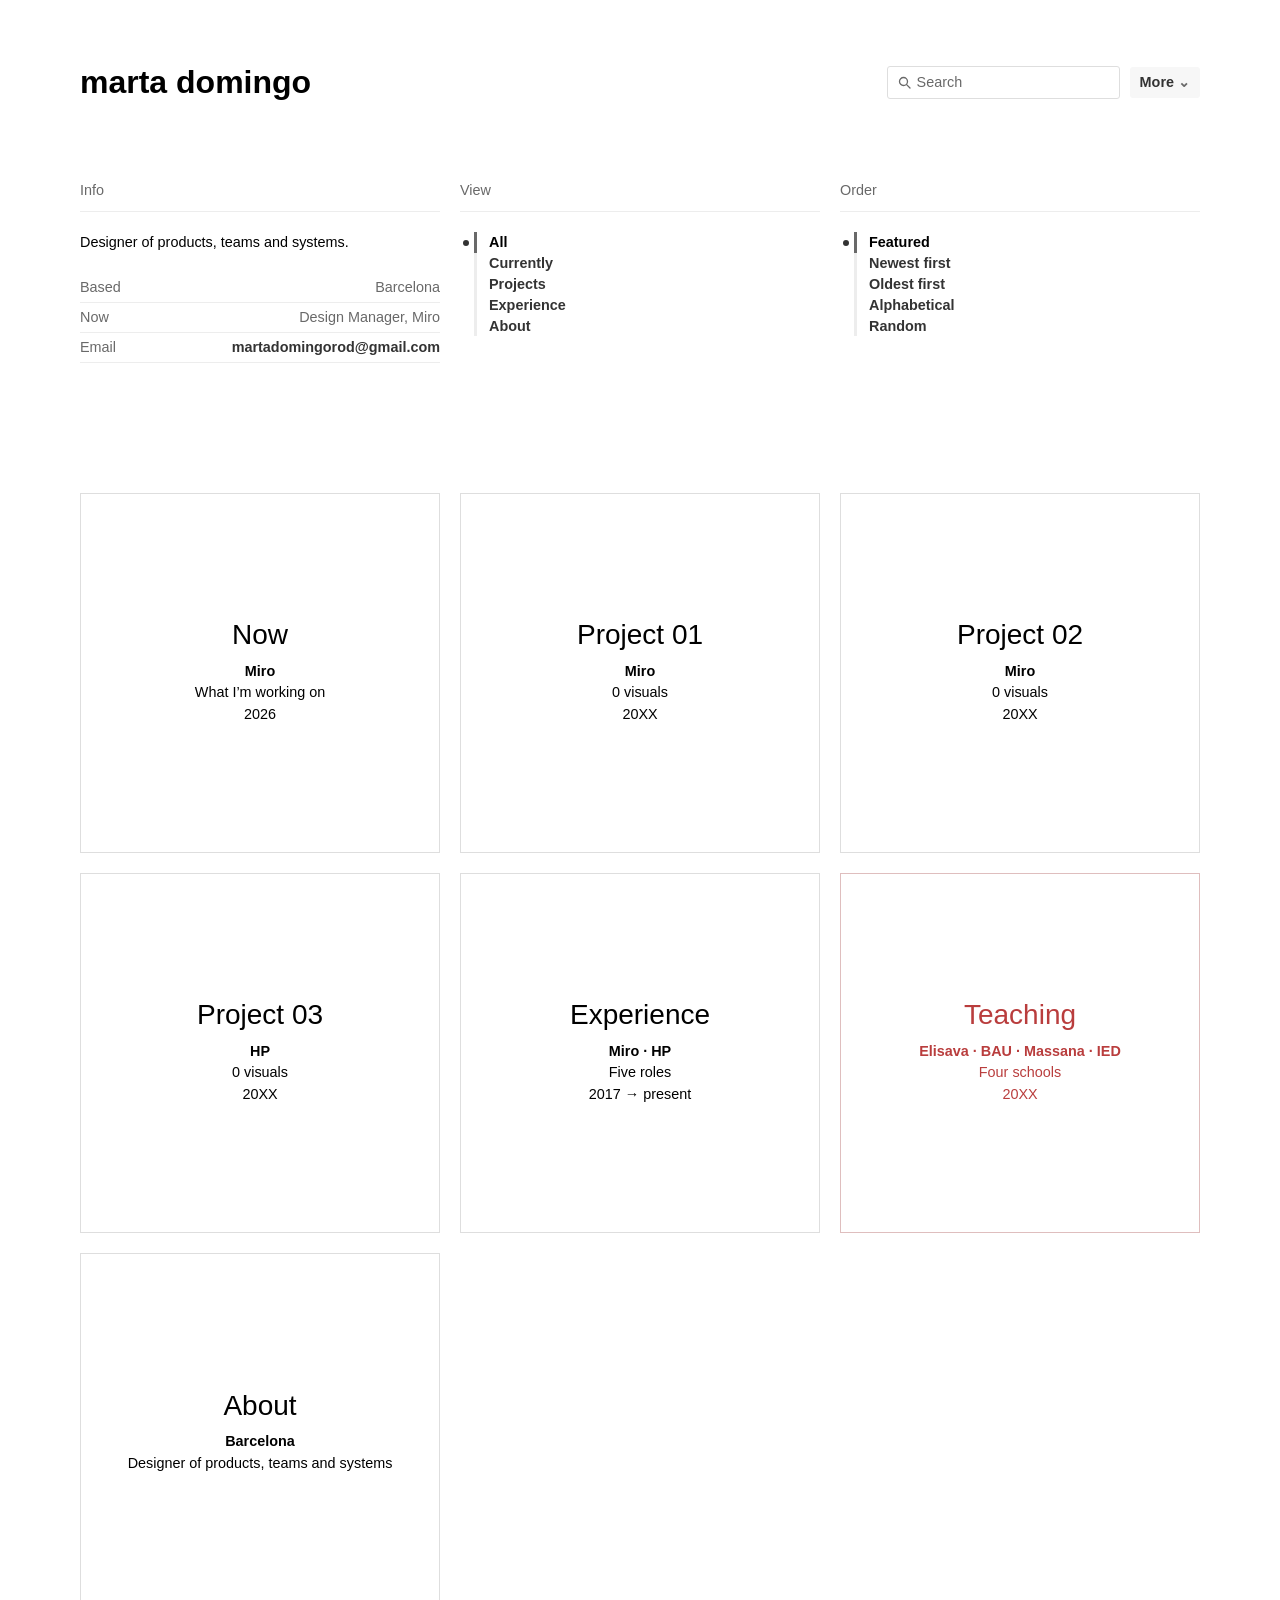
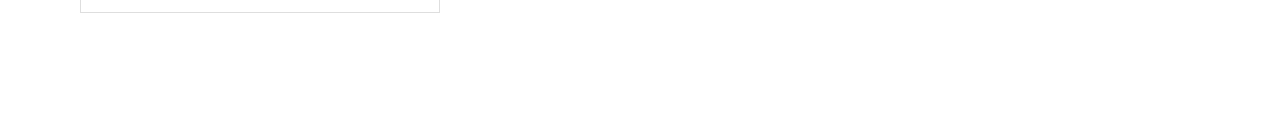
<file: index.html>
<!DOCTYPE html>
<html lang="en">
<head>
<meta charset="utf-8">
<meta name="viewport" content="width=device-width, initial-scale=1">
<title>marta domingo</title>
<meta name="description" content="Marta Domingo — designer of products, teams and systems.">
<link rel="stylesheet" href="style.css">
<!-- Set before paint: the search box is hidden unless scripting is available. -->
<script>document.documentElement.className = 'js';</script>
</head>

<!--
  Interaction, all of it:
    · View / Order  — radios + :has(). No script.
    · Clicking a square — opens a pop-up via :target. No script. Each card links
      to #slug; the matching .modal shows. The back button closes it.
    · Random and Search — the only two things needing script, at the foot of this
      file. CSS has no source of randomness and can't match text. Without them,
      Random behaves as Featured and the search box stays hidden.

  The grid items are the <li>, not the <a class="card"> inside. data-sec and the
  --o-* ranks must live on the <li>, or sorting silently does nothing and
  filtering leaves empty cells behind. Every card needs all three ranks.

  Experience and Teaching are each one square holding the whole list, and both
  sit in the experience section — Teaching is not its own View option. The
  Experience text is Marta's own wording, verbatim, American spellings included
  — do not "fix" organization/prioritization.

  20XX means there is no date for it yet.
-->

<body>

<div class="page">

  <div class="titlerow">
    <h1 class="title">marta domingo</h1>

    <div class="titletools">
      <span class="searchcount" id="searchcount" aria-live="polite"></span>

      <label class="search">
        <svg width="13" height="13" viewBox="0 0 13 13" fill="none" aria-hidden="true">
          <circle cx="5.5" cy="5.5" r="4" stroke="currentColor" stroke-width="1.3"/>
          <path d="M8.6 8.6L12 12" stroke="currentColor" stroke-width="1.3" stroke-linecap="round"/>
        </svg>
        <input type="search" id="search" placeholder="Search" aria-label="Search this site"
               autocomplete="off" spellcheck="false">
      </label>

      <details class="more">
      <summary>More</summary>
      <ul>
        <li><a href="#">LinkedIn</a></li>
        <li><a href="#">GitHub</a></li>
        <li><a href="#">CV</a></li>
      </ul>
      </details>
    </div>
  </div>

  <div class="controls">

    <section class="info">
      <h2>Info</h2>
      <p class="bio">Designer of products, teams and systems.</p>
      <dl>
        <dt>Based</dt><dd>Barcelona</dd>
        <dt>Now</dt><dd>Design Manager, Miro</dd>
        <dt>Email</dt><dd><a href="mailto:martadomingorod@gmail.com">martadomingorod@gmail.com</a></dd>
      </dl>
    </section>

    <nav class="view" role="group" aria-labelledby="view-h">
      <h2 id="view-h">View</h2>
      <ul class="optlist">
      <li><input class="control-input" type="radio" name="view" id="view-all" checked><label for="view-all">All</label></li>
      <li><input class="control-input" type="radio" name="view" id="view-currently"><label for="view-currently">Currently</label></li>
      <li><input class="control-input" type="radio" name="view" id="view-projects"><label for="view-projects">Projects</label></li>
      <li><input class="control-input" type="radio" name="view" id="view-experience"><label for="view-experience">Experience</label></li>
      <li><input class="control-input" type="radio" name="view" id="view-about"><label for="view-about">About</label></li>
      </ul>
    </nav>

    <nav class="order" role="group" aria-labelledby="order-h">
      <h2 id="order-h">Order</h2>
      <ul class="optlist">
      <li><input class="control-input" type="radio" name="order" id="order-featured" checked><label for="order-featured">Featured</label></li>
      <li><input class="control-input" type="radio" name="order" id="order-new"><label for="order-new">Newest first</label></li>
      <li><input class="control-input" type="radio" name="order" id="order-old"><label for="order-old">Oldest first</label></li>
      <li><input class="control-input" type="radio" name="order" id="order-az"><label for="order-az">Alphabetical</label></li>
      <li><input class="control-input" type="radio" name="order" id="order-random"><label for="order-random">Random</label></li>
      </ul>
    </nav>

  </div>

  <main id="results">
    <p class="noresults">No matches.</p>
    <ul class="grid" id="grid">
      <li data-sec="currently"
          style="--o-new:1;--o-old:6;--o-az:3">
        <a class="card" href="#now">
          <span class="t">Now</span>
          <span class="m"><b>Miro</b><span>What I’m working on</span><span>2026</span></span>
        </a>
      </li>
      <li data-sec="projects"
          style="--o-new:4;--o-old:3;--o-az:4">
        <a class="card" href="#project-01">
          <span class="t">Project 01</span>
          <span class="m"><b>Miro</b><span>0 visuals</span><span>20XX</span></span>
        </a>
      </li>
      <li data-sec="projects"
          style="--o-new:5;--o-old:2;--o-az:5">
        <a class="card" href="#project-02">
          <span class="t">Project 02</span>
          <span class="m"><b>Miro</b><span>0 visuals</span><span>20XX</span></span>
        </a>
      </li>
      <li data-sec="projects"
          style="--o-new:6;--o-old:1;--o-az:6">
        <a class="card" href="#project-03">
          <span class="t">Project 03</span>
          <span class="m"><b>HP</b><span>0 visuals</span><span>20XX</span></span>
        </a>
      </li>
      <li data-sec="experience"
          style="--o-new:2;--o-old:5;--o-az:2">
        <a class="card" href="#experience">
          <span class="t">Experience</span>
          <span class="m"><b>Miro · HP</b><span>Five roles</span><span>2017 → present</span></span>
        </a>
      </li>
      <!-- Teaching sits in the experience section: one square, no View option. -->
      <li data-sec="experience" data-accent="red"
          style="--o-new:3;--o-old:4;--o-az:7">
        <a class="card" href="#teaching">
          <span class="t">Teaching</span>
          <span class="m"><b>Elisava · BAU · Massana · IED</b><span>Four schools</span><span>20XX</span></span>
        </a>
      </li>
      <li data-sec="about"
          style="--o-new:7;--o-old:7;--o-az:1">
        <a class="card" href="#about">
          <span class="t">About</span>
          <span class="m"><b>Barcelona</b><span>Designer of products, teams and systems</span></span>
        </a>
      </li>
    </ul>
  </main>

</div>

<!-- Pop-ups. Hidden until their id is the URL target. -->
  <div class="modal" id="now" role="dialog" aria-modal="true" aria-labelledby="now-h">
    <a class="backdrop" href="#grid" aria-label="Close"></a>
    <div class="sheet">

      <div class="pane">
        <ul class="visuals">
          <li><figure><div class="frame" data-label="Visual"></div><figcaption>Caption</figcaption></figure></li>
          <li><figure><div class="frame" data-label="Visual"></div><figcaption>Caption</figcaption></figure></li>
        </ul>
      </div>

      <aside class="side">
        <nav class="sidenav">
          <a href="#about" aria-label="Previous">‹</a>
          <a href="#project-01" aria-label="Next">›</a>
          <a href="#grid" aria-label="Close">×</a>
        </nav>
        <h2 id="now-h">Now</h2>
        <p class="desc">A short note on what has my attention at the moment.</p>
        <dl class="facts">
          <dt>Where</dt><dd>Miro</dd>
          <dt>When</dt><dd>2026</dd>
        </dl>
      </aside>

    </div>
  </div>
  <div class="modal" id="project-01" role="dialog" aria-modal="true" aria-labelledby="project-01-h">
    <a class="backdrop" href="#grid" aria-label="Close"></a>
    <div class="sheet">

      <div class="pane">
        <ul class="visuals">
          <li><figure><div class="frame" data-label="Visual"></div><figcaption>Caption</figcaption></figure></li>
          <li><figure><div class="frame" data-label="Visual"></div><figcaption>Caption</figcaption></figure></li>
        </ul>
      </div>

      <aside class="side">
        <nav class="sidenav">
          <a href="#now" aria-label="Previous">‹</a>
          <a href="#project-02" aria-label="Next">›</a>
          <a href="#grid" aria-label="Close">×</a>
        </nav>
        <h2 id="project-01-h">Project 01</h2>
        <p class="desc">One or two sentences on what the problem was, what you did, and what you would do differently.</p>
        <dl class="facts">
          <dt>Where</dt><dd>Miro</dd>
          <dt>Role</dt><dd>—</dd>
          <dt>When</dt><dd>20XX</dd>
        </dl>
      </aside>

    </div>
  </div>
  <div class="modal" id="project-02" role="dialog" aria-modal="true" aria-labelledby="project-02-h">
    <a class="backdrop" href="#grid" aria-label="Close"></a>
    <div class="sheet">

      <div class="pane">
        <ul class="visuals">
          <li><figure><div class="frame" data-label="Visual"></div><figcaption>Caption</figcaption></figure></li>
          <li><figure><div class="frame" data-label="Visual"></div><figcaption>Caption</figcaption></figure></li>
        </ul>
      </div>

      <aside class="side">
        <nav class="sidenav">
          <a href="#project-01" aria-label="Previous">‹</a>
          <a href="#project-03" aria-label="Next">›</a>
          <a href="#grid" aria-label="Close">×</a>
        </nav>
        <h2 id="project-02-h">Project 02</h2>
        <p class="desc">One or two sentences on what the problem was, what you did, and what you would do differently.</p>
        <dl class="facts">
          <dt>Where</dt><dd>Miro</dd>
          <dt>Role</dt><dd>—</dd>
          <dt>When</dt><dd>20XX</dd>
        </dl>
      </aside>

    </div>
  </div>
  <div class="modal" id="project-03" role="dialog" aria-modal="true" aria-labelledby="project-03-h">
    <a class="backdrop" href="#grid" aria-label="Close"></a>
    <div class="sheet">

      <div class="pane">
        <ul class="visuals">
          <li><figure><div class="frame" data-label="Visual"></div><figcaption>Caption</figcaption></figure></li>
          <li><figure><div class="frame" data-label="Visual"></div><figcaption>Caption</figcaption></figure></li>
        </ul>
      </div>

      <aside class="side">
        <nav class="sidenav">
          <a href="#project-02" aria-label="Previous">‹</a>
          <a href="#experience" aria-label="Next">›</a>
          <a href="#grid" aria-label="Close">×</a>
        </nav>
        <h2 id="project-03-h">Project 03</h2>
        <p class="desc">One or two sentences on what the problem was, what you did, and what you would do differently.</p>
        <dl class="facts">
          <dt>Where</dt><dd>HP</dd>
          <dt>Role</dt><dd>—</dd>
          <dt>When</dt><dd>20XX</dd>
        </dl>
      </aside>

    </div>
  </div>
  <div class="modal" id="experience" role="dialog" aria-modal="true" aria-labelledby="experience-h">
    <a class="backdrop" href="#grid" aria-label="Close"></a>
    <div class="sheet">

      <div class="pane">
        <ul class="roles">
          <li class="role">
            <h3>Design Manager</h3>
            <p class="org"><a href="https://miro.com" rel="noopener">Miro <span aria-hidden="true">↗</span></a> · 2025 – Present</p>
            <p class="lead">Leading design for core product experiences supporting collaboration for 100M+ users.</p>
            <ul class="bullets">
              <li>Lead design for AI-native product experiences, defining the standards and rules that turn generative output into production-ready collaboration workflows.</li>
              <li>Build the design infrastructure that enables AI across the organization, spanning systems, tooling, evaluation frameworks, and rapid prototyping environments.</li>
              <li>Establish product-wide design quality through craft leadership, end-to-end UX direction, and scalable review and governance practices.</li>
            </ul>
          </li>
          <li class="role">
            <h3>Head of Advanced Design</h3>
            <p class="org"><a href="https://www.hp.com" rel="noopener">HP <span aria-hidden="true">↗</span></a> · 2024 – 2025</p>
            <p class="lead">Led the Design Lab, connecting early exploration with product strategy and reducing downstream risk.</p>
            <ul class="bullets">
              <li>Led multiple teams exploring new markets and product opportunities.</li>
              <li>Translated early user signals into validated product directions that informed portfolio decisions.</li>
              <li>Shortened discovery cycles ahead of significant product investment.</li>
            </ul>
          </li>
          <li class="role">
            <h3>Design Systems Lead</h3>
            <p class="org"><a href="https://www.hp.com" rel="noopener">HP <span aria-hidden="true">↗</span></a> · 2023</p>
            <p class="lead">Managed the shift from product-focused design teams to design at scale operations.</p>
            <ul class="bullets">
              <li>Led the design and ops of the design system, improving adoption and contributing to a ~40% increase in reuse.</li>
              <li>Streamlined operations and created shared standards for quality, consistency, and usability, reducing update cycles by ~25%.</li>
              <li>Defined targets and tracked system impact, helping teams ship faster and more confidently, with improvements in delivery speed and efficiency across product teams.</li>
            </ul>
          </li>
          <li class="role">
            <h3>Senior Product Designer</h3>
            <p class="org"><a href="https://www.hp.com" rel="noopener">HP <span aria-hidden="true">↗</span></a> · 2019 – 2023</p>
            <p class="lead">Led product design across web, mobile, and device experiences, first owning delivery and later expanding into platform-level leadership.</p>
            <ul class="bullets">
              <li>Led a team of four designers across multiple product lines, owning design quality, prioritization, and final decisions while shipping multiple products and major iterations under real delivery constraints.</li>
              <li>Unified a fragmented ecosystem of more than ten applications serving ~36K companies by defining shared platform principles, patterns, and decision frameworks, improving cross-team alignment.</li>
            </ul>
          </li>
          <li class="role">
            <h3>Product Designer</h3>
            <p class="org"><a href="https://www.hp.com" rel="noopener">HP <span aria-hidden="true">↗</span></a> · 2017 – 2019</p>
            <p class="lead">Worked as a designer focused on early exploration, prototyping, and user research to inform future product directions before delivery commitments.</p>
            <ul class="bullets">
              <li>Prototyped and tested early concepts to validate assumptions and reduce uncertainty before downstream investment.</li>
              <li>Ran user experiments that informed later product strategy, even when original concepts did not ship.</li>
              <li>Helped establish an experimentation-first approach that prioritized speed, signal, and early decision-making.</li>
            </ul>
          </li>
        </ul>
      </div>

      <aside class="side">
        <nav class="sidenav">
          <a href="#project-03" aria-label="Previous">‹</a>
          <a href="#teaching" aria-label="Next">›</a>
          <a href="#grid" aria-label="Close">×</a>
        </nav>
        <h2 id="experience-h">Experience</h2>
        <p class="desc">Product design, then the systems around it, then the teams. Five roles across Miro and HP.</p>
        <dl class="facts">
          <dt>Where</dt><dd>Miro · HP</dd>
          <dt>Roles</dt><dd>Five</dd>
          <dt>When</dt><dd>2017 → present</dd>
        </dl>
      </aside>

    </div>
  </div>
  <!-- Teaching: the four schools as one block, same shape as Experience. -->
  <div class="modal" id="teaching" role="dialog" aria-modal="true" aria-labelledby="teaching-h">
    <a class="backdrop" href="#grid" aria-label="Close"></a>
    <div class="sheet">

      <div class="pane">
        <ul class="roles">
          <li class="role">
            <h3>Elisava</h3>
            <p class="org">Director · 20XX</p>
            <p class="lead">Master in Strategic Design and Innovation.</p>
          </li>
          <li class="role">
            <h3>BAU</h3>
            <p class="org">Lecturer · 20XX</p>
            <p class="lead">Master in Experience Design.</p>
          </li>
          <li class="role">
            <h3>Massana</h3>
            <p class="org">Academic advisor · 20XX</p>
            <p class="lead">DHB and Barcelona Activa.</p>
          </li>
          <li class="role">
            <h3>IED</h3>
            <p class="org">Lecturer · 20XX</p>
            <p class="lead">Master in Interaction Design.</p>
          </li>
        </ul>
      </div>

      <aside class="side">
        <nav class="sidenav">
          <a href="#experience" aria-label="Previous">‹</a>
          <a href="#about" aria-label="Next">›</a>
          <a href="#grid" aria-label="Close">×</a>
        </nav>
        <h2 id="teaching-h">Teaching</h2>
        <p class="desc">Directing, lecturing and advising on master’s programmes. Four schools.</p>
        <dl class="facts">
          <dt>Schools</dt><dd>Elisava · BAU · Massana · IED</dd>
          <dt>Roles</dt><dd>Director, lecturer, advisor</dd>
          <dt>When</dt><dd>20XX</dd>
        </dl>
      </aside>

    </div>
  </div>
  <div class="modal" id="about" role="dialog" aria-modal="true" aria-labelledby="about-h">
    <a class="backdrop" href="#grid" aria-label="Close"></a>
    <div class="sheet">

      <div class="pane">
        <div class="prose">
          <p>Designer of products, teams and systems. Currently Design Manager at
             Miro, working on core product experiences for collaboration at scale.
             Before that, eight years at HP across product design, design systems
             and advanced design.</p>
          <p>A paragraph on how you work — what you look for in a problem, how you
             decide, what you want from a team.</p>
          <p>A paragraph on the rest of it — teaching, what you read, where you are.</p>
        </div>
      </div>

      <aside class="side">
        <nav class="sidenav">
          <a href="#teaching" aria-label="Previous">‹</a>
          <a href="#now" aria-label="Next">›</a>
          <a href="#grid" aria-label="Close">×</a>
        </nav>
        <h2 id="about-h">About</h2>
        <p class="desc">The longer version of the Info column.</p>
        <dl class="facts">
          <dt>Based</dt><dd>Barcelona</dd>
          <dt>Now</dt><dd>Design Manager, Miro</dd>
          <dt>Email</dt><dd><a href="mailto:martadomingorod@gmail.com">martadomingorod@gmail.com</a></dd>
        </dl>
      </aside>

    </div>
  </div>

<script>
/* Two small scripts, for the only two things CSS can't do: shuffling and
   searching. Everything else on this page — View, Order, the pop-ups — is CSS.

   Shuffle: gives each card a random rank for the Random order, and
   reshuffles every time Random is clicked. With scripting off, Random simply
   behaves like Featured. */
(function () {
  var items = [].slice.call(document.querySelectorAll('.grid > li'));
  var radio = document.getElementById('order-random');
  if (!items.length || !radio) return;
  function shuffle() {
    var pool = items.map(function (_, i) { return i + 1; });
    for (var i = pool.length - 1; i > 0; i--) {
      var j = Math.floor(Math.random() * (i + 1));
      var t = pool[i]; pool[i] = pool[j]; pool[j] = t;
    }
    items.forEach(function (li, i) { li.style.setProperty('--o-rnd', pool[i]); });
  }
  shuffle();
  radio.addEventListener('click', shuffle);
  radio.addEventListener('change', shuffle);
})();

/* Search. Matches the words on each card AND in the pop-up behind it, so
   searching "governance" finds Experience even though the card never says it.

   It marks non-matches with a data-nomatch attribute rather than setting an
   inline display, because an inline style would beat the View filter's
   stylesheet rule and the two would fight each other. As attributes they
   simply compose. */
(function () {
  var input   = document.getElementById('search');
  var counter = document.getElementById('searchcount');
  var results = document.getElementById('results');
  var items   = [].slice.call(document.querySelectorAll('.grid > li'));
  if (!input || !items.length) return;

  /* Build each card's haystack once: its own text plus its pop-up's. */
  items.forEach(function (li) {
    var link  = li.querySelector('.card');
    var panel = link && document.getElementById(link.getAttribute('href').slice(1));
    li.dataset.search = ((li.textContent || '') + ' ' + (panel ? panel.textContent : ''))
      .replace(/\s+/g, ' ').toLowerCase();
  });

  function apply() {
    var q = input.value.trim().toLowerCase();
    items.forEach(function (li) {
      if (q && li.dataset.search.indexOf(q) === -1) li.setAttribute('data-nomatch', '');
      else li.removeAttribute('data-nomatch');
    });
    /* Count what is actually on screen — the View filter has a say too. */
    var shown = items.filter(function (li) { return li.getClientRects().length > 0; }).length;
    counter.textContent = q ? shown + (shown === 1 ? ' result' : ' results') : '';
    results.classList.toggle('is-empty', shown === 0);
  }

  input.addEventListener('input', apply);
  input.addEventListener('keydown', function (e) {
    if (e.key === 'Escape') { input.value = ''; apply(); }
  });
  /* Changing View can empty the grid too, so recount when it changes. */
  document.querySelectorAll('.optlist input').forEach(function (r) {
    r.addEventListener('change', apply);
  });
})();
</script>

</body>
</html>
</file>
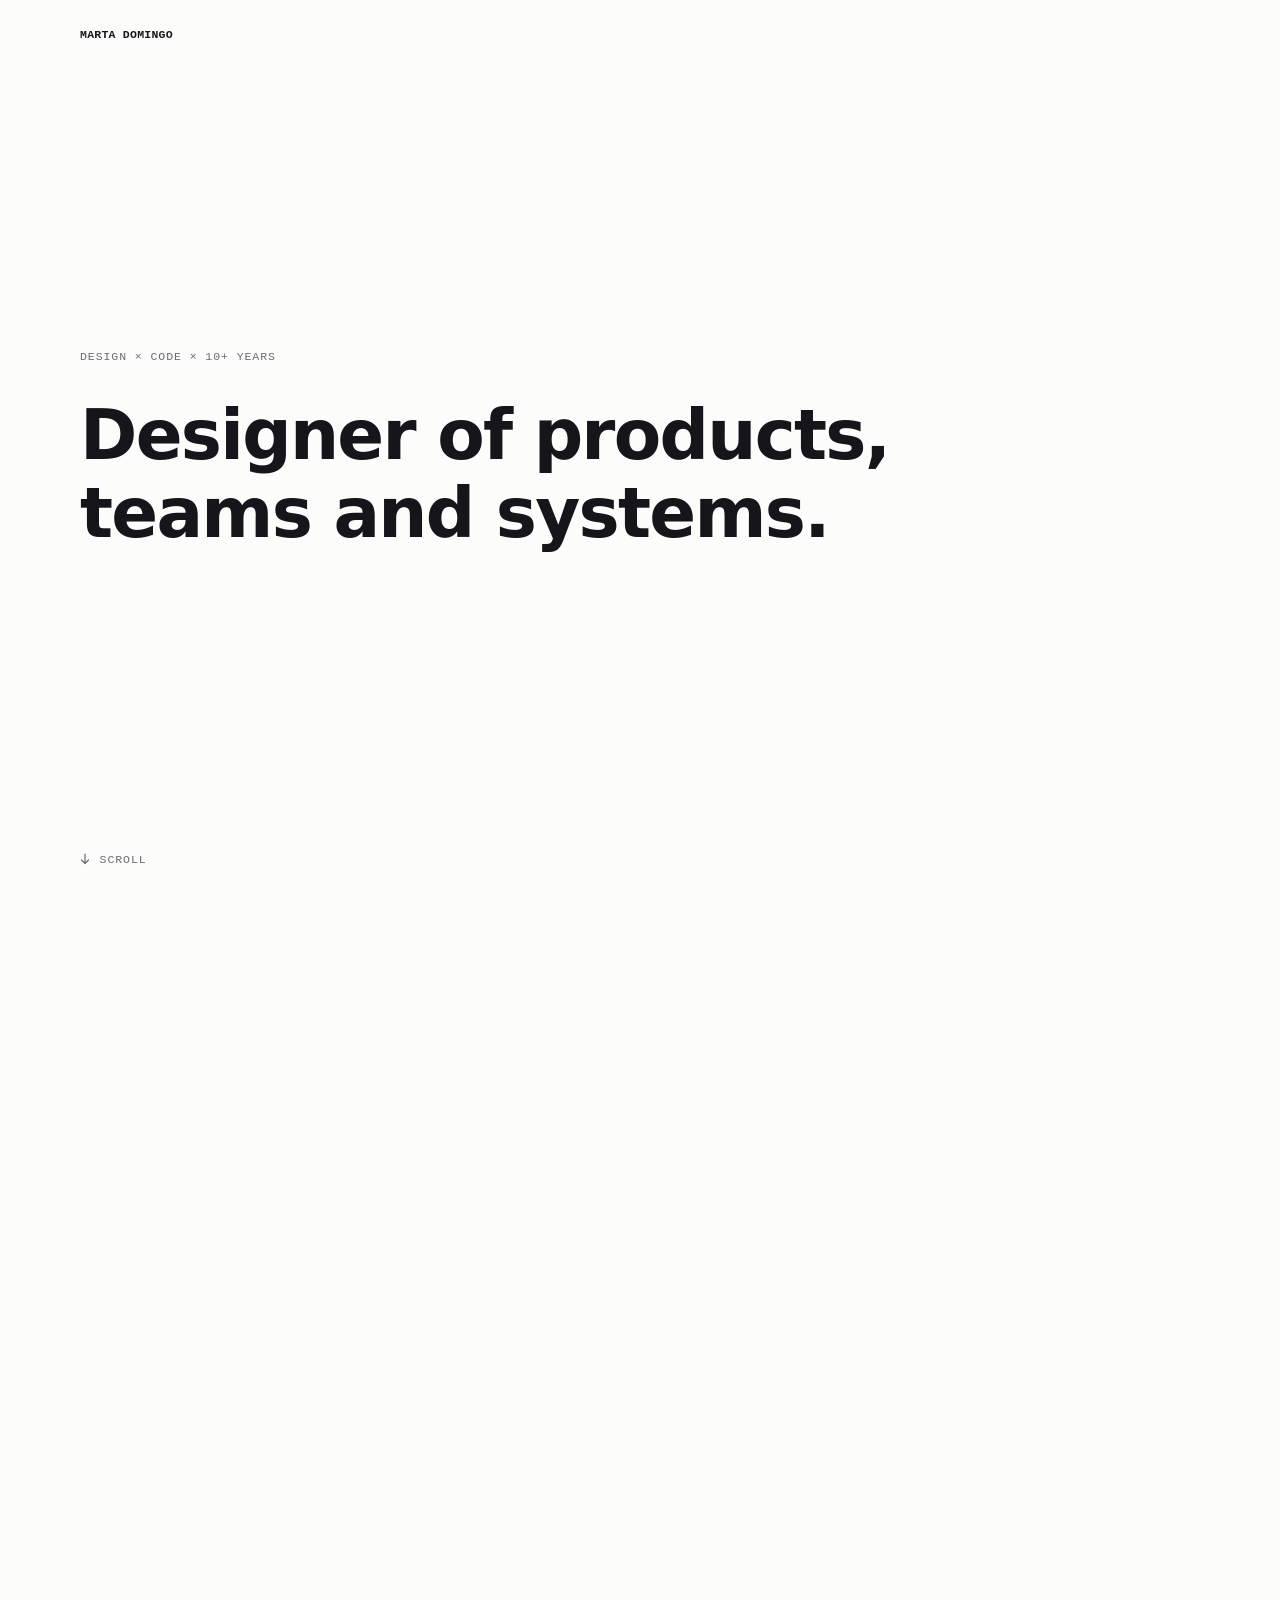
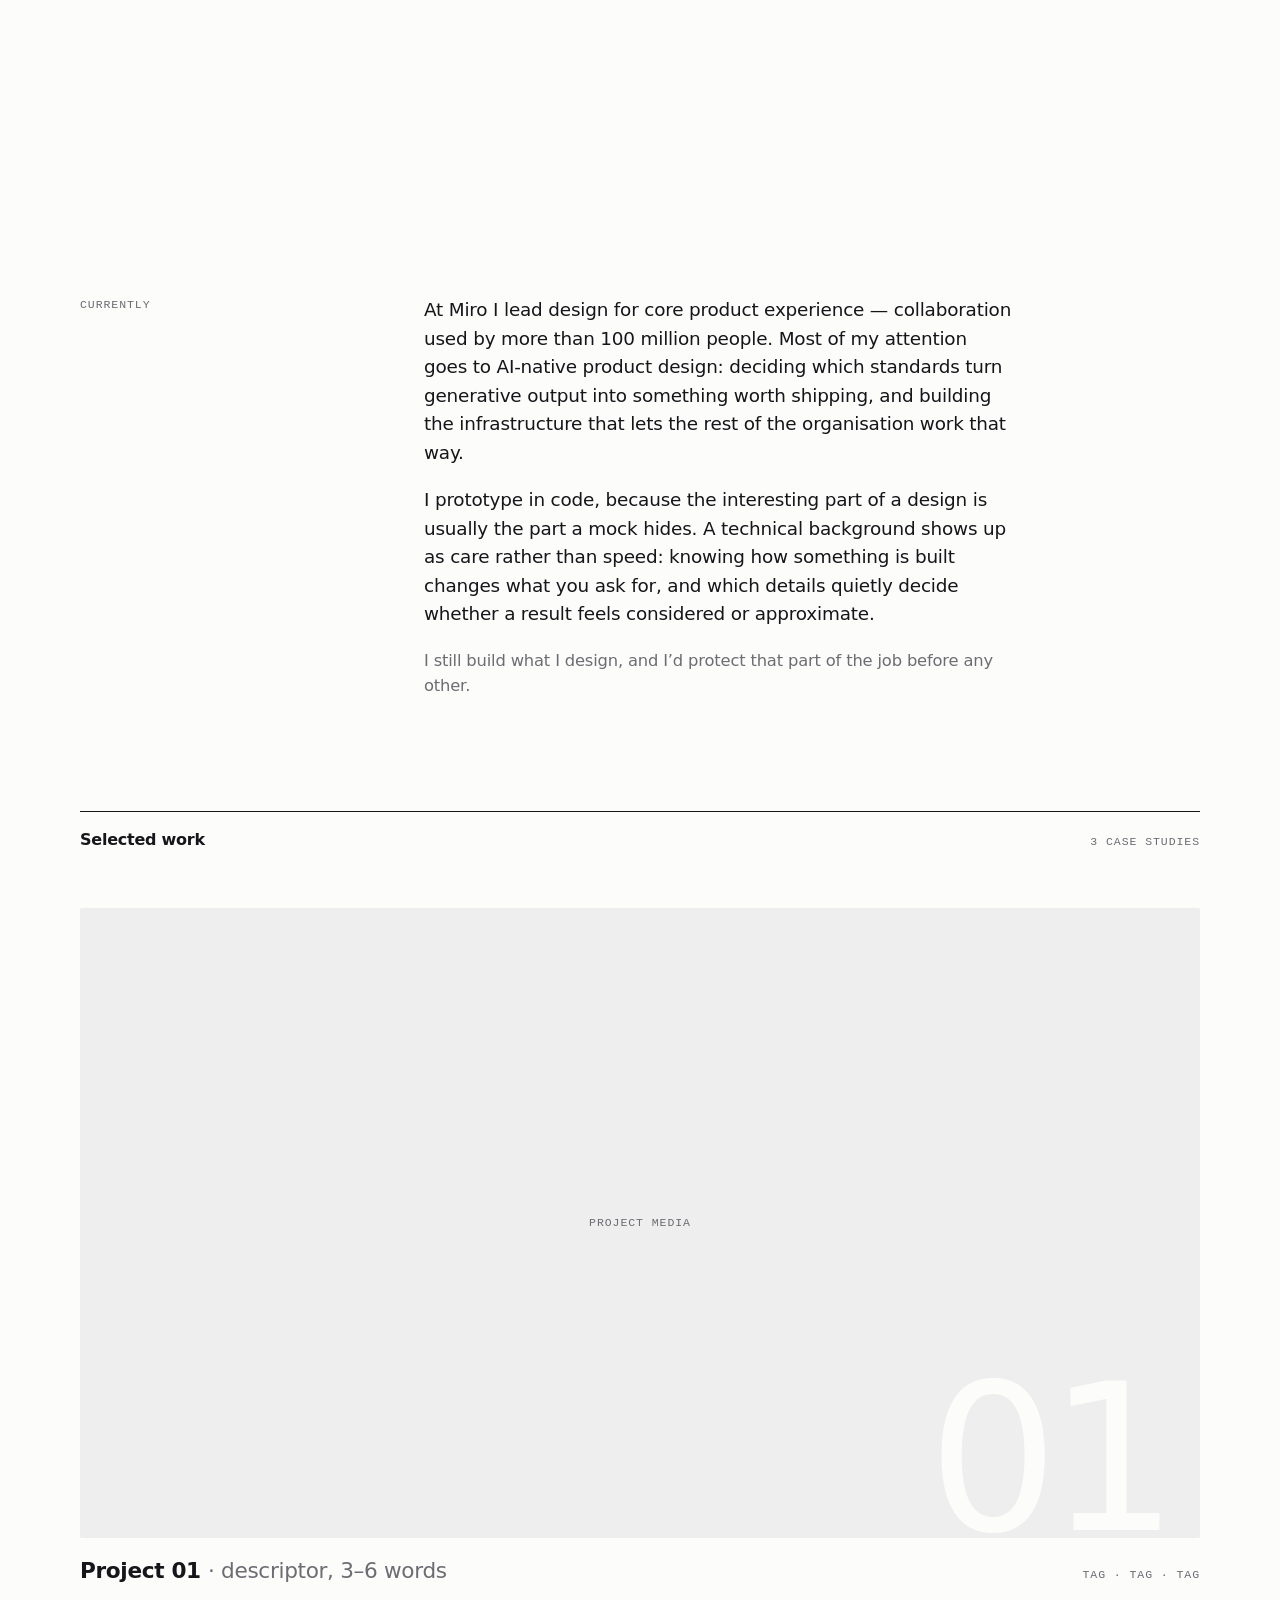
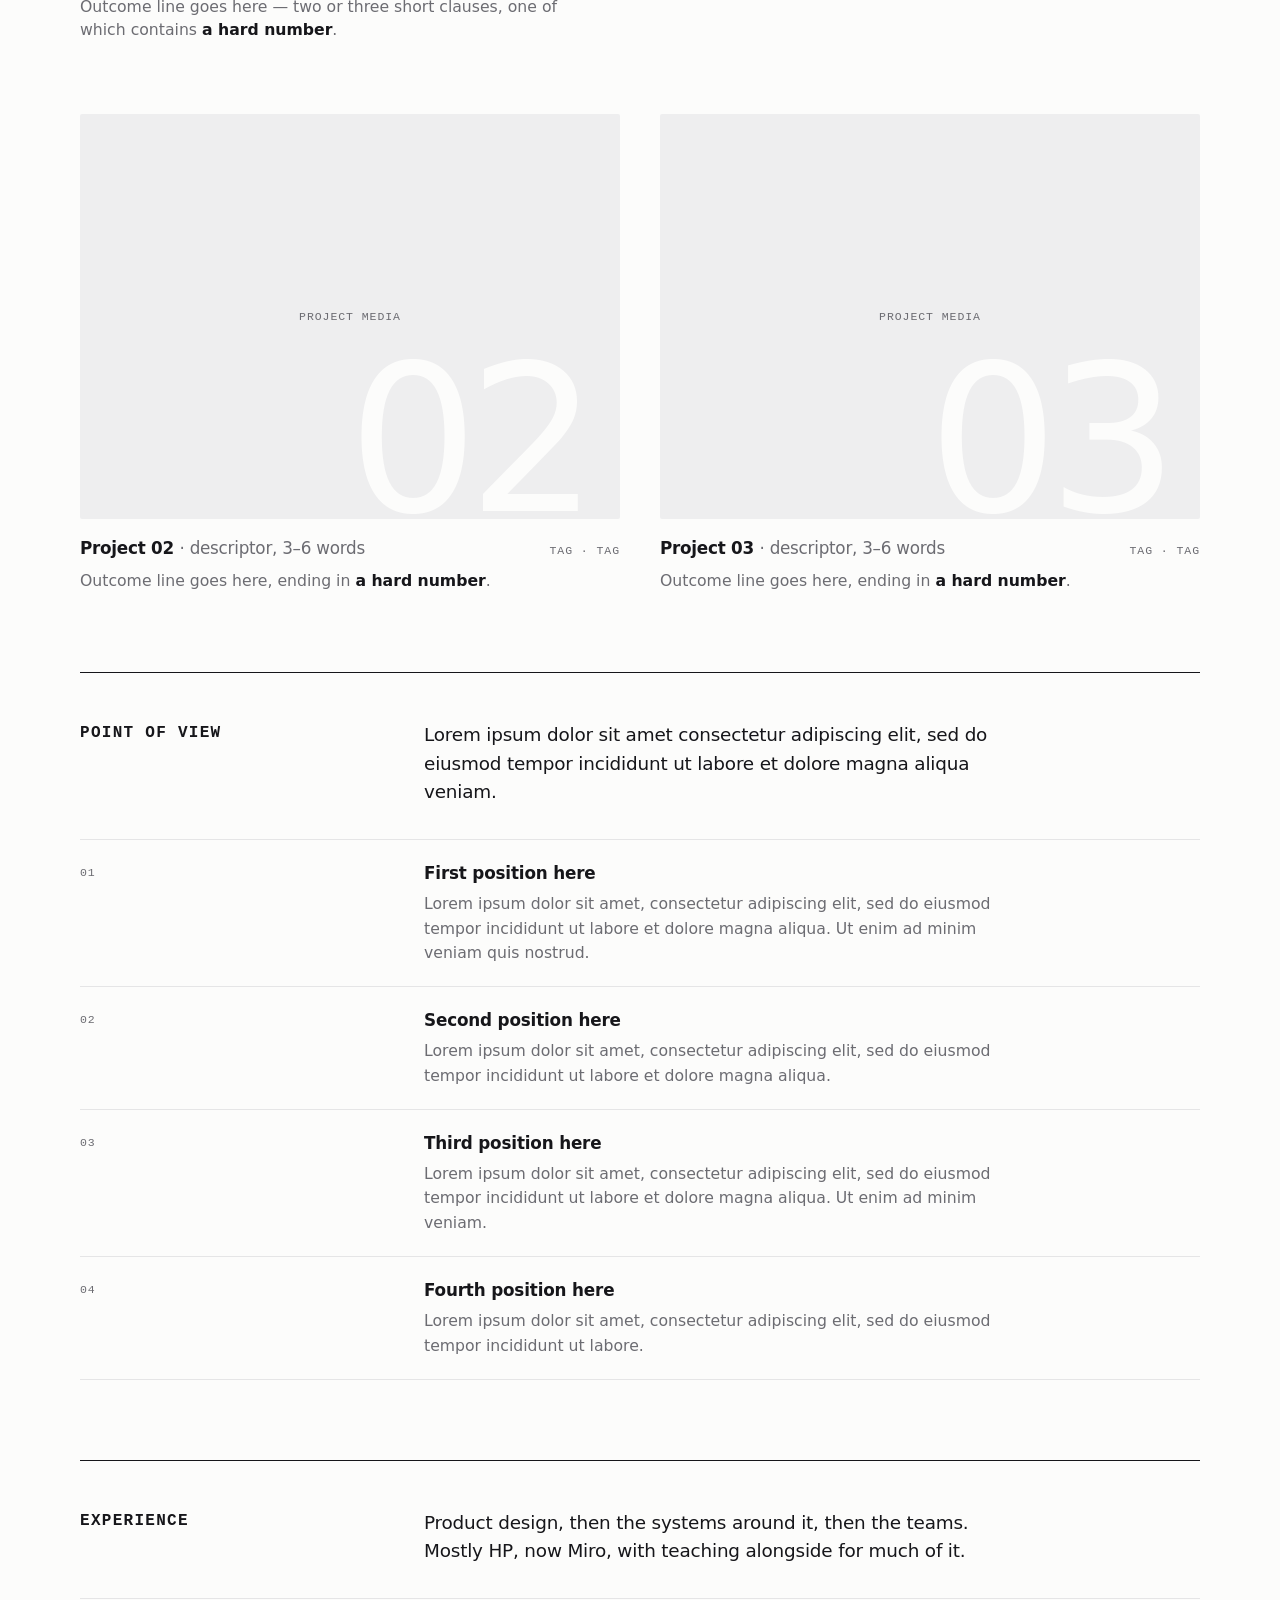
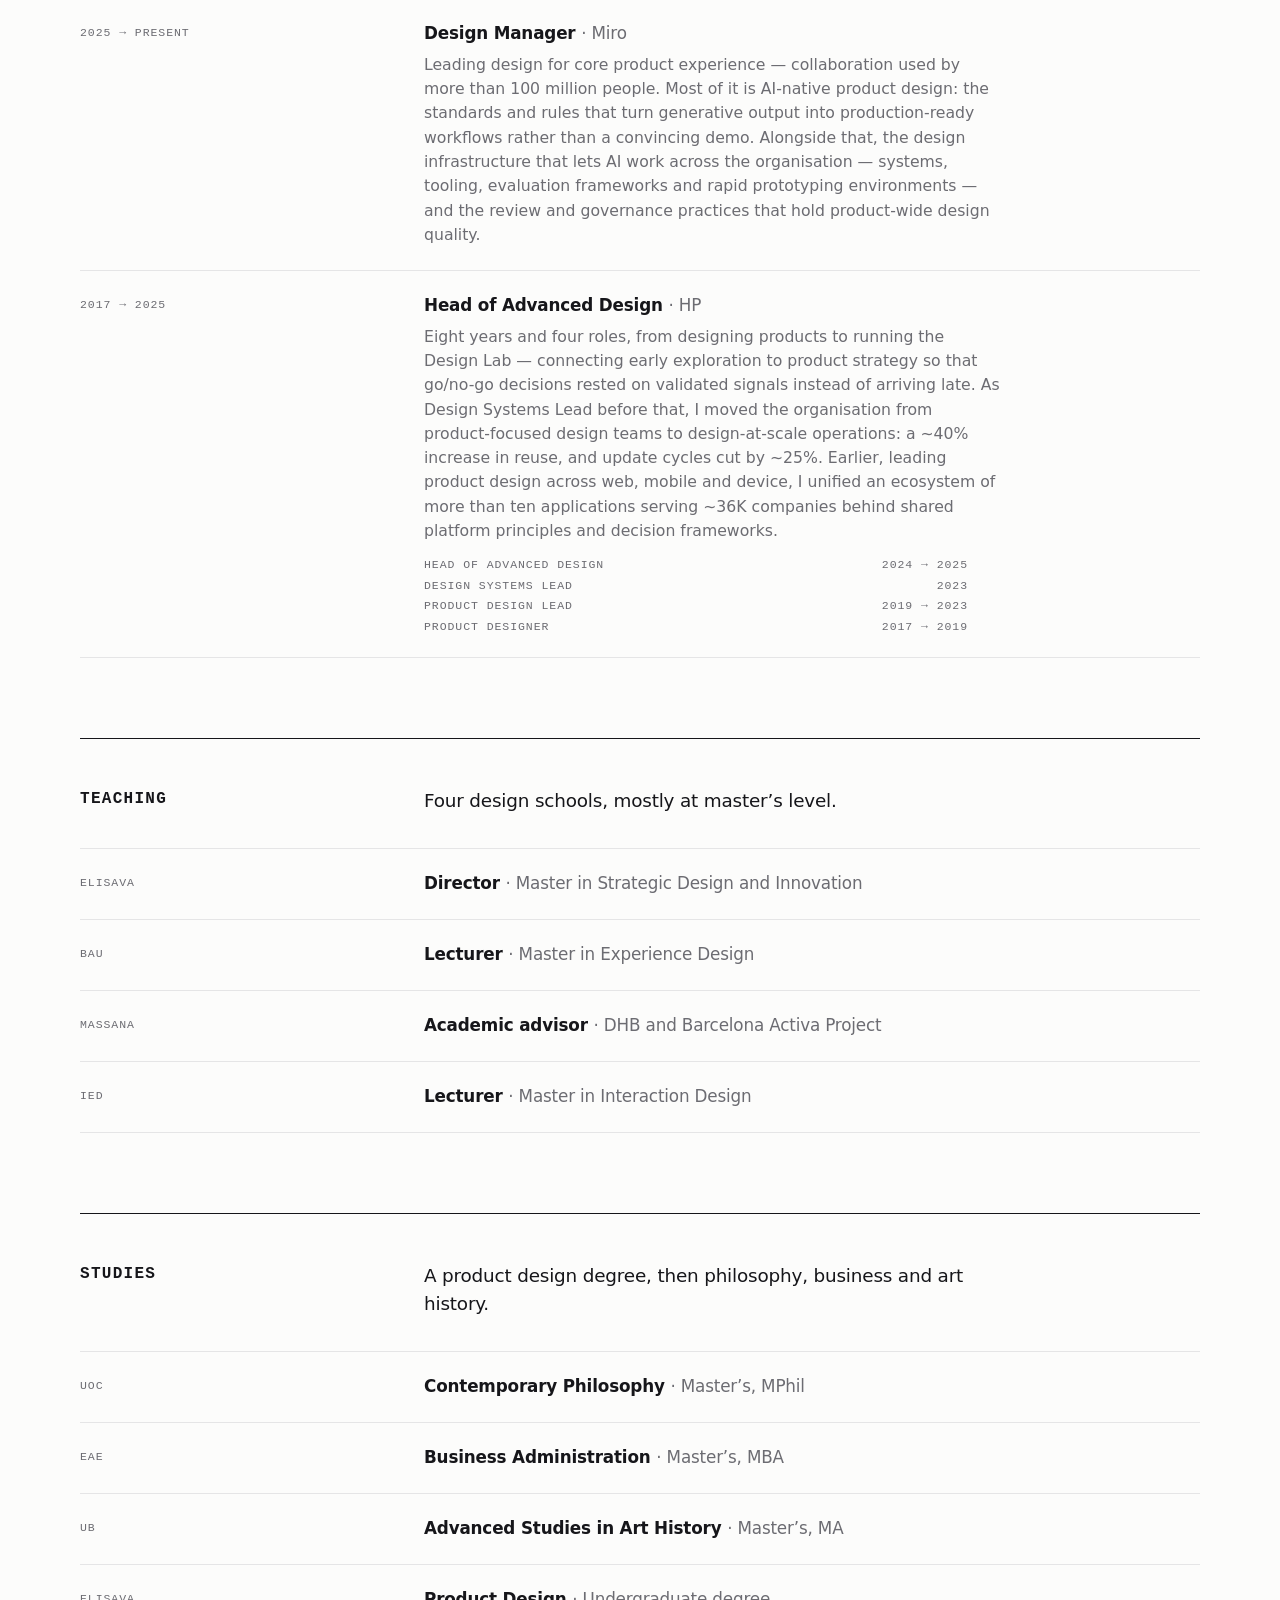
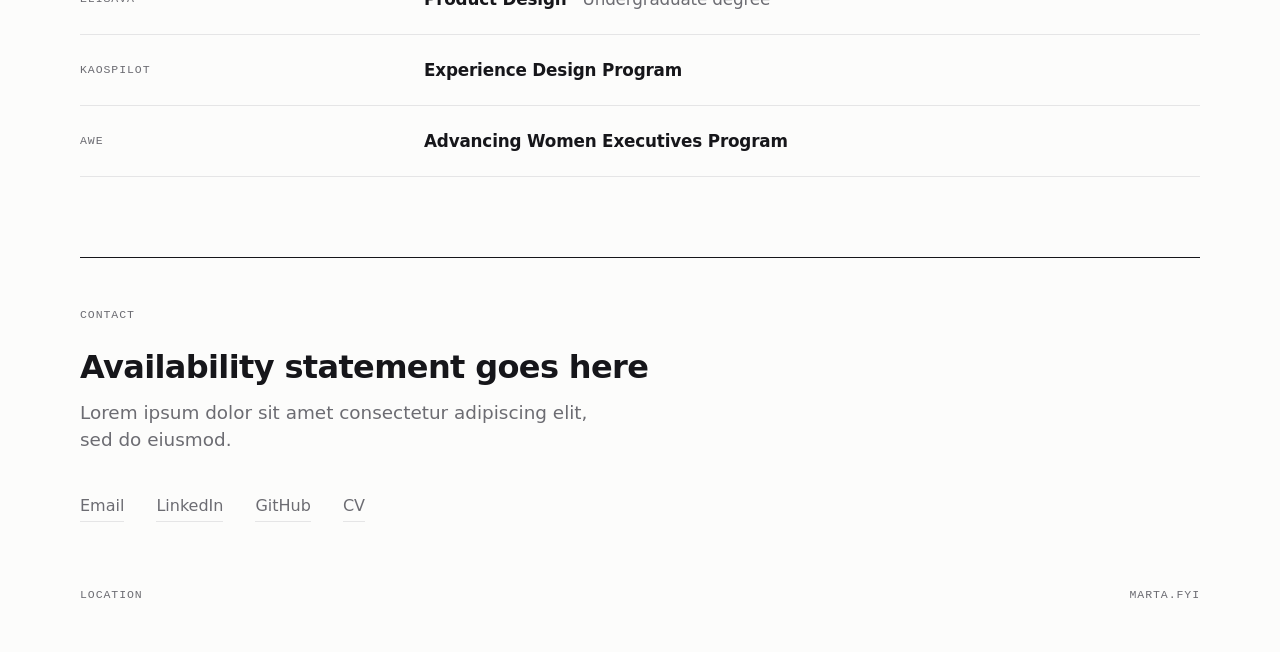
<file: v1-portfolio/index.html>
<!DOCTYPE html>
<html lang="en">
<head>
<meta charset="utf-8">
<meta name="viewport" content="width=device-width, initial-scale=1">
<title>Marta Domingo — marta.fyi</title>
<meta name="description" content="Marta Domingo — designer of products, teams and systems. Design Manager at Miro, leading design for AI-native product experience.">
<link rel="stylesheet" href="style.css">
</head>

<!--
  Header, hero and Currently hold real copy. Everything still marked [PH-n] is
  lorem waiting on content, where n is the phase that resolves it — see the
  phase list in README.md.
-->

<body>
<a class="skip" href="#currently">Skip to content</a>

<!-- 1. Header ---------------------------------------------------------- -->
<header class="site-head over">
  <span class="mono name">Marta Domingo</span>
</header>

<!-- 2. Hero ------------------------------------------------------------ -->
<!-- Tall track (--hero-track) holding a sticky panel; the words are pre-split so
     the scroll-driven scrub can stagger them. -->
<section class="hero-track">
  <div class="hero-sticky">
    <p class="mono hero-eyebrow">Design × Code × 10+ Years</p>

    <!-- 6 words. Each carries its index so the scrub can stagger them.
         Changing the word count means retuning --w-step / --w-ramp in the
         motion section of style.css. -->
    <h1 class="hero-statement">
      <span class="w" style="--i:0">Designer </span><span class="w" style="--i:1">of </span><span class="w" style="--i:2">products, </span><span class="w" style="--i:3">teams </span><span class="w" style="--i:4">and </span><span class="w" style="--i:5">systems.</span>
    </h1>

    <a class="hero-hint mono" href="#currently">
      <svg width="10" height="12" viewBox="0 0 10 12" fill="none" aria-hidden="true">
        <path d="M5 1v9M1.5 7 5 10.5 8.5 7" stroke="currentColor"
              stroke-width="1.2" stroke-linecap="round" stroke-linejoin="round"/>
      </svg>
      Scroll
    </a>
  </div>
</section>

<div class="wrap">

  <!-- 3. Currently ----------------------------------------------------- -->
  <section class="intro row reveal" id="currently">
    <div class="mono label">Currently</div>
    <div class="body">
      <!-- Paragraph 1 now matches the CV: design manager, core product
           experience, AI-native focus. Voiced deliberately, so it doesn't just
           restate the Experience row further down. -->
      <p>At Miro I lead design for core product experience — collaboration used by
        more than 100 million people. Most of my attention goes to AI-native
        product design: deciding which standards turn generative output into
        something worth shipping, and building the infrastructure that lets the
        rest of the organisation work that way.</p>
      <p>I prototype in code, because the interesting part of a design is usually
        the part a mock hides. A technical background shows up as care rather
        than speed: knowing how something is built changes what you ask for, and
        which details quietly decide whether a result feels considered or
        approximate.</p>
      <p class="quiet">I still build what I design, and I’d protect that part of
        the job before any other.</p>
    </div>
  </section>

  <!-- 4. Work ---------------------------------------------------------- -->
  <main class="work">
    <div class="section-head reveal">
      <h2>Selected work</h2>
      <span class="mono count">3 case studies</span>       <!-- [PH-3] -->
    </div>

    <!-- Hero case: full width, 16:9 -->
    <a class="case case-hero reveal" href="#">
      <div class="case-media">
        <span class="mono ph">Project media</span>
        <span class="idx" aria-hidden="true">01</span>
      </div>
      <div class="case-meta">
        <h3>Project 01 <span>· descriptor, 3–6 words</span></h3>
        <span class="mono tag">Tag · Tag · Tag</span>
      </div>
      <p class="case-outcome">Outcome line goes here — two or three short clauses,
        one of which contains <strong>a hard number</strong>.</p>
    </a>

    <!-- The rest. Set --cols:3 on .case-row for a third card. -->
    <div class="case-row">
      <a class="case reveal" href="#">
        <div class="case-media">
          <span class="mono ph">Project media</span>
          <span class="idx" aria-hidden="true">02</span>
        </div>
        <div class="case-meta">
          <h3>Project 02 <span>· descriptor, 3–6 words</span></h3>
          <span class="mono tag">Tag · Tag</span>
        </div>
        <p class="case-outcome">Outcome line goes here, ending in
          <strong>a hard number</strong>.</p>
      </a>

      <a class="case reveal" href="#">
        <div class="case-media">
          <span class="mono ph">Project media</span>
          <span class="idx" aria-hidden="true">03</span>
        </div>
        <div class="case-meta">
          <h3>Project 03 <span>· descriptor, 3–6 words</span></h3>
          <span class="mono tag">Tag · Tag</span>
        </div>
        <p class="case-outcome">Outcome line goes here, ending in
          <strong>a hard number</strong>.</p>
      </a>
    </div>
  </main>

  <!-- 5. Point of view -------------------------------------------------- -->
  <section class="principles">
    <div class="head row reveal">
      <h2 class="mono">Point of view</h2>                 <!-- [PH-4] title -->
      <p>Lorem ipsum dolor sit amet consectetur adipiscing elit, sed do eiusmod
        tempor incididunt ut labore et dolore magna aliqua veniam.</p>
    </div>
    <ul class="list reveal">
      <!-- [PH-4] 3–4 positions: 3–5 word title + 2–3 sentences -->
      <li>
        <span class="mono k">01</span>
        <div>
          <div class="t">First position here</div>
          <div class="d">Lorem ipsum dolor sit amet, consectetur adipiscing elit,
            sed do eiusmod tempor incididunt ut labore et dolore magna aliqua.
            Ut enim ad minim veniam quis nostrud.</div>
        </div>
      </li>
      <li>
        <span class="mono k">02</span>
        <div>
          <div class="t">Second position here</div>
          <div class="d">Lorem ipsum dolor sit amet, consectetur adipiscing elit,
            sed do eiusmod tempor incididunt ut labore et dolore magna aliqua.</div>
        </div>
      </li>
      <li>
        <span class="mono k">03</span>
        <div>
          <div class="t">Third position here</div>
          <div class="d">Lorem ipsum dolor sit amet, consectetur adipiscing elit,
            sed do eiusmod tempor incididunt ut labore et dolore magna aliqua.
            Ut enim ad minim veniam.</div>
        </div>
      </li>
      <li>
        <span class="mono k">04</span>
        <div>
          <div class="t">Fourth position here</div>
          <div class="d">Lorem ipsum dolor sit amet, consectetur adipiscing elit,
            sed do eiusmod tempor incididunt ut labore.</div>
        </div>
      </li>
    </ul>
  </section>

  <!-- 6. Experience ----------------------------------------------------- -->
  <!-- All facts here come from Marta's CV (Desktop.pdf, Aug 2026). HP's four
       titles nest under one employer rather than taking four rows. -->
  <section class="cv">
    <div class="head row reveal">
      <h2 class="mono">Experience</h2>
      <p>Product design, then the systems around it, then the teams. Mostly HP,
        now Miro, with teaching alongside for much of it.</p>
    </div>
    <ul class="list reveal">
      <li>
        <span class="mono k">2025 → Present</span>
        <div>
          <div class="t">Design Manager <span>· Miro</span></div>
          <div class="d">Leading design for core product experience — collaboration
            used by more than 100 million people. Most of it is AI-native product
            design: the standards and rules that turn generative output into
            production-ready workflows rather than a convincing demo. Alongside
            that, the design infrastructure that lets AI work across the
            organisation — systems, tooling, evaluation frameworks and rapid
            prototyping environments — and the review and governance practices
            that hold product-wide design quality.</div>
        </div>
      </li>
      <li>
        <span class="mono k">2017 → 2025</span>
        <div>
          <div class="t">Head of Advanced Design <span>· HP</span></div>
          <div class="d">Eight years and four roles, from designing products to
            running the Design Lab — connecting early exploration to product
            strategy so that go/no-go decisions rested on validated signals
            instead of arriving late. As Design Systems Lead before that, I moved
            the organisation from product-focused design teams to design-at-scale
            operations: a ~40% increase in reuse, and update cycles cut by ~25%.
            Earlier, leading product design across web, mobile and device, I
            unified an ecosystem of more than ten applications serving ~36K
            companies behind shared platform principles and decision
            frameworks.</div>
          <ul class="cv-sub">
            <li><span>Head of Advanced Design</span> <span>2024 → 2025</span></li>
            <li><span>Design Systems Lead</span> <span>2023</span></li>
            <li><span>Product Design Lead</span> <span>2019 → 2023</span></li>
            <li><span>Product Designer</span> <span>2017 → 2019</span></li>
          </ul>
        </div>
      </li>
    </ul>
  </section>

  <!-- 7. Teaching -------------------------------------------------------- -->
  <section class="cv">
    <div class="head row reveal">
      <h2 class="mono">Teaching</h2>
      <p>Four design schools, mostly at master’s level.</p>
    </div>
    <ul class="list reveal">
      <li>
        <span class="mono k">Elisava</span>
        <div><div class="t">Director <span>· Master in Strategic Design and Innovation</span></div></div>
      </li>
      <li>
        <span class="mono k">BAU</span>
        <div><div class="t">Lecturer <span>· Master in Experience Design</span></div></div>
      </li>
      <li>
        <span class="mono k">Massana</span>
        <div><div class="t">Academic advisor <span>· DHB and Barcelona Activa Project</span></div></div>
      </li>
      <li>
        <span class="mono k">IED</span>
        <div><div class="t">Lecturer <span>· Master in Interaction Design</span></div></div>
      </li>
    </ul>
  </section>

  <!-- 7b. Studies -------------------------------------------------------- -->
  <section class="cv">
    <div class="head row reveal">
      <h2 class="mono">Studies</h2>
      <p>A product design degree, then philosophy, business and art history.</p>
    </div>
    <ul class="list reveal">
      <li>
        <span class="mono k">UOC</span>
        <div><div class="t">Contemporary Philosophy <span>· Master’s, MPhil</span></div></div>
      </li>
      <li>
        <span class="mono k">EAE</span>
        <div><div class="t">Business Administration <span>· Master’s, MBA</span></div></div>
      </li>
      <li>
        <span class="mono k">UB</span>
        <div><div class="t">Advanced Studies in Art History <span>· Master’s, MA</span></div></div>
      </li>
      <li>
        <span class="mono k">Elisava</span>
        <div><div class="t">Product Design <span>· Undergraduate degree</span></div></div>
      </li>
      <li>
        <span class="mono k">Kaospilot</span>
        <div><div class="t">Experience Design Program</div></div>
      </li>
      <li>
        <span class="mono k">AWE</span>
        <div><div class="t">Advancing Women Executives Program</div></div>
      </li>
    </ul>
  </section>

  <!-- 8. Contact -------------------------------------------------------- -->
  <section class="contact reveal" id="contact">
    <span class="mono label">Contact</span>
    <h2>Availability statement goes here</h2>              <!-- [PH-6] -->
    <p>Lorem ipsum dolor sit amet consectetur adipiscing elit, sed do eiusmod.</p>
    <div class="contact-links">
      <!-- [PH-6] which links -->
      <a href="#">Email</a>
      <a href="#">LinkedIn</a>
      <a href="#">GitHub</a>
      <a href="#">CV</a>
    </div>
  </section>

</div><!-- /.wrap -->

<footer class="site-foot mono">
  <span>Location</span>                                    <!-- [PH-6] -->
  <span>marta.fyi</span>
</footer>

</body>
</html>
</file>
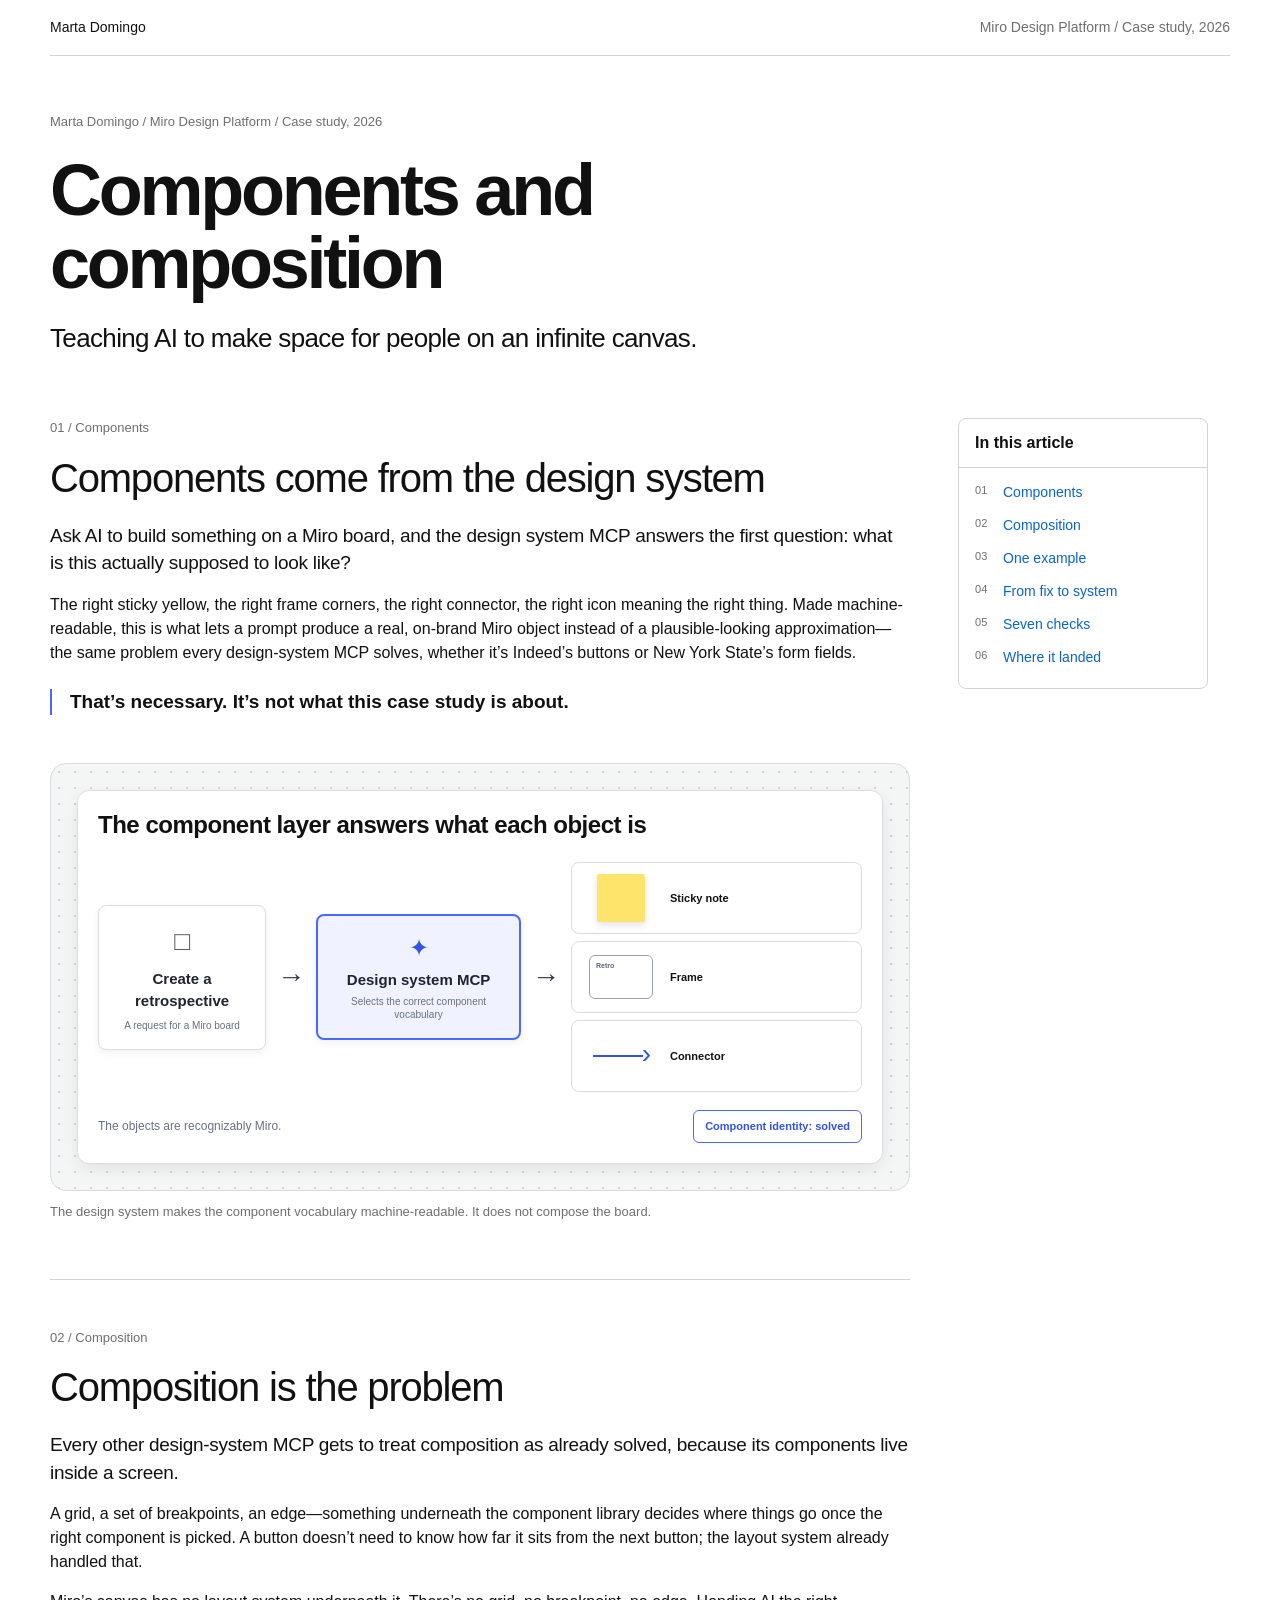
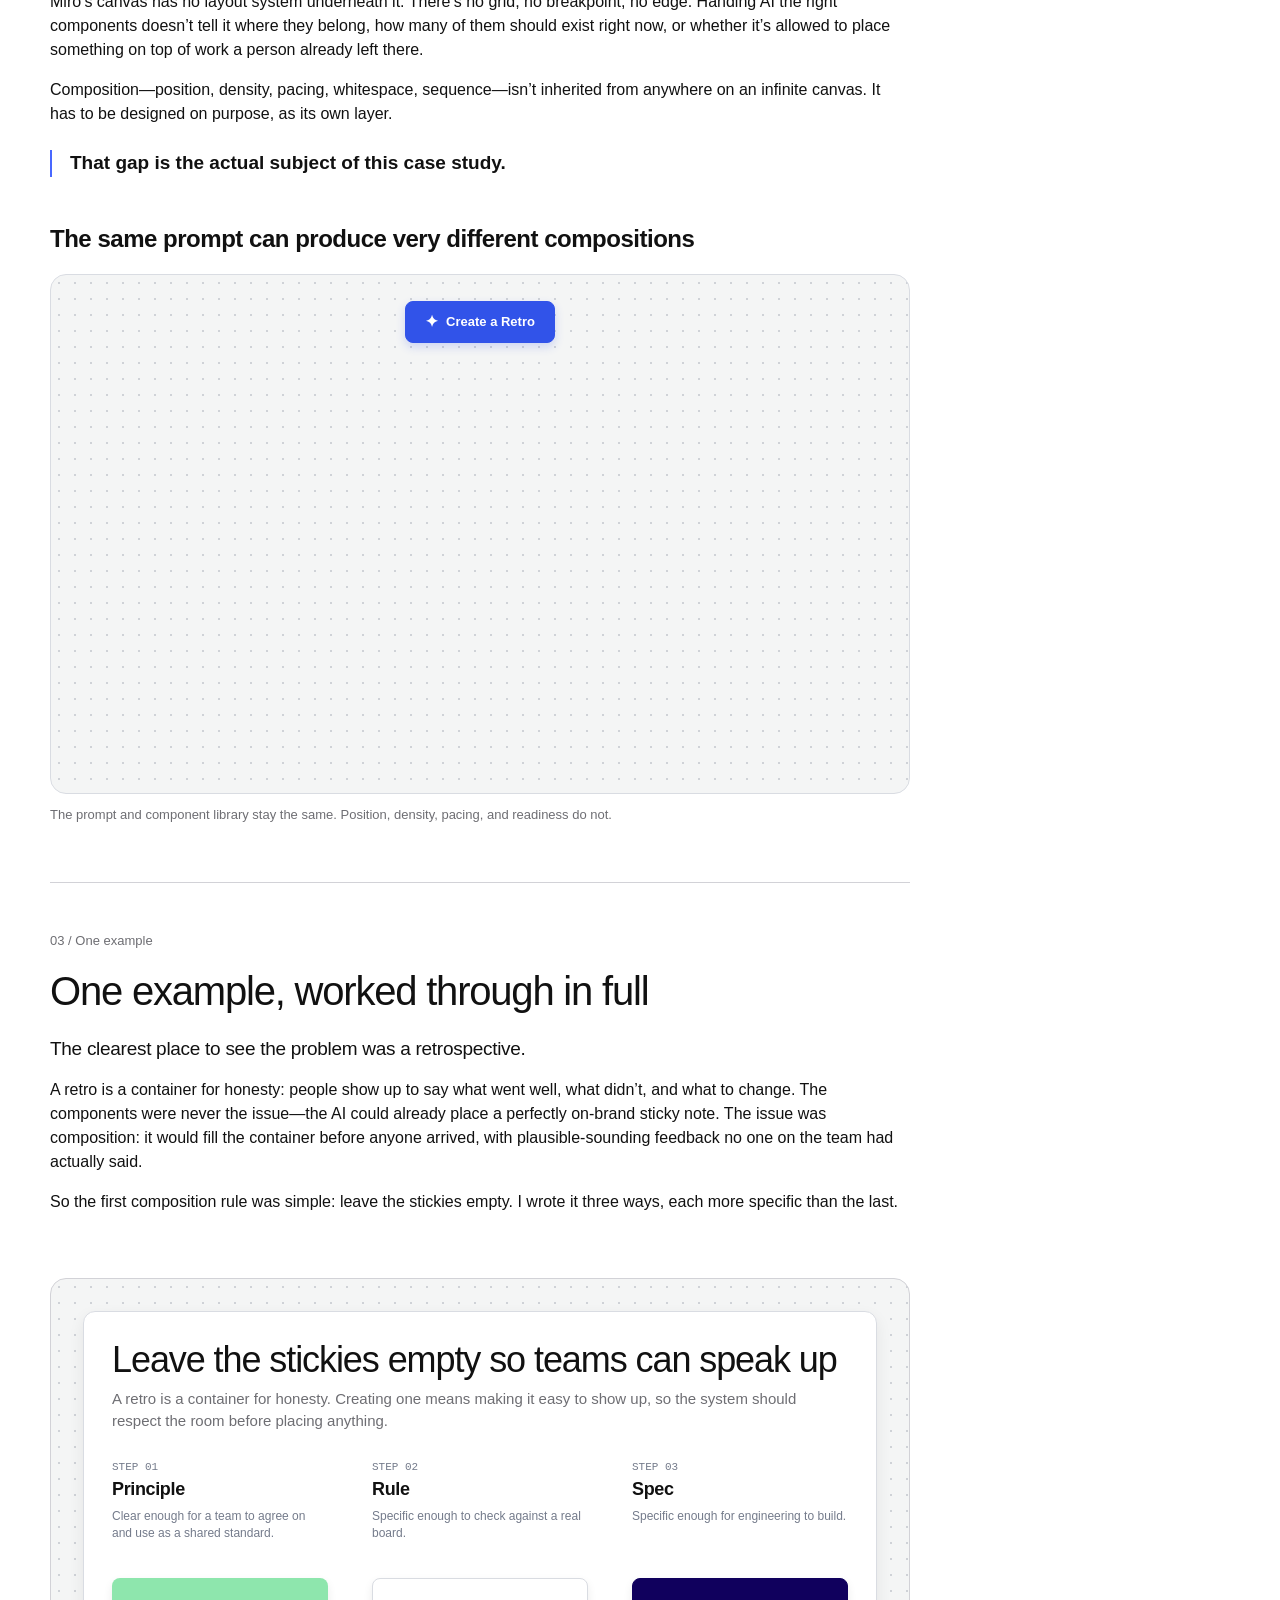
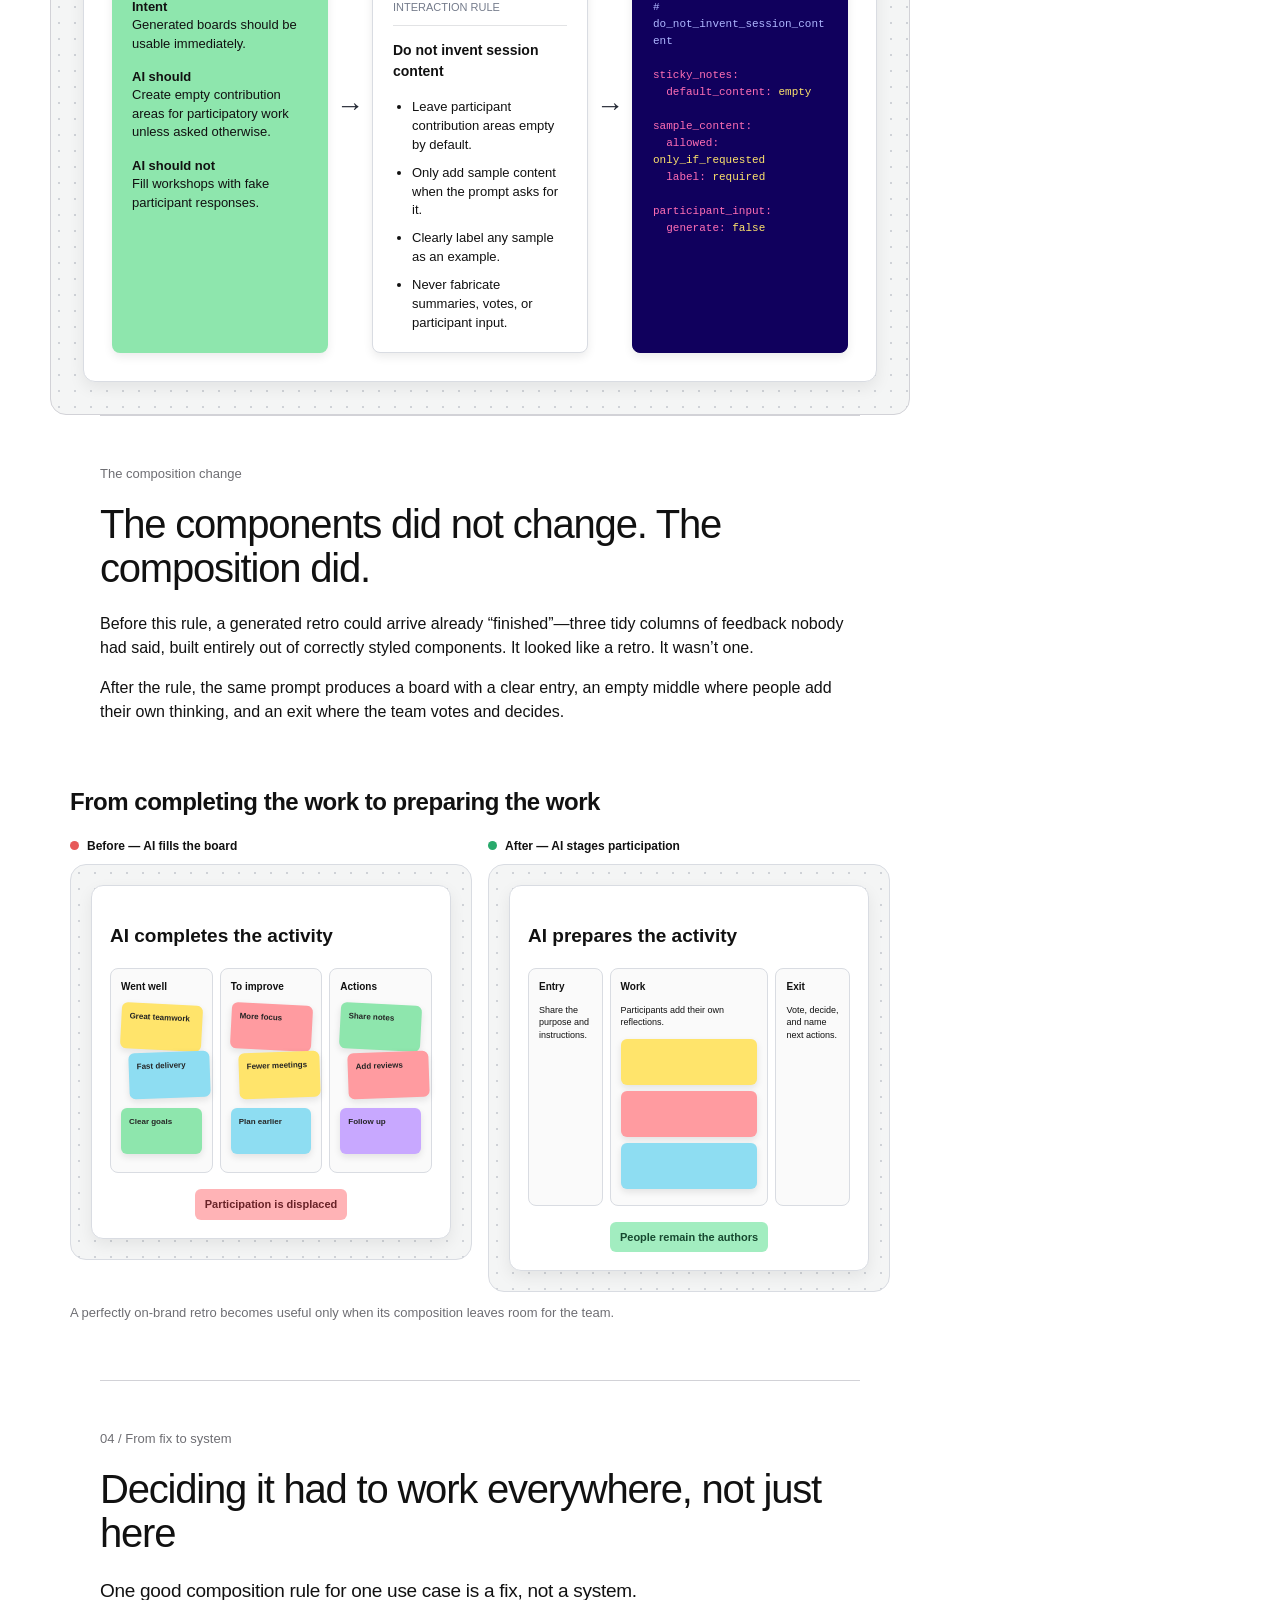
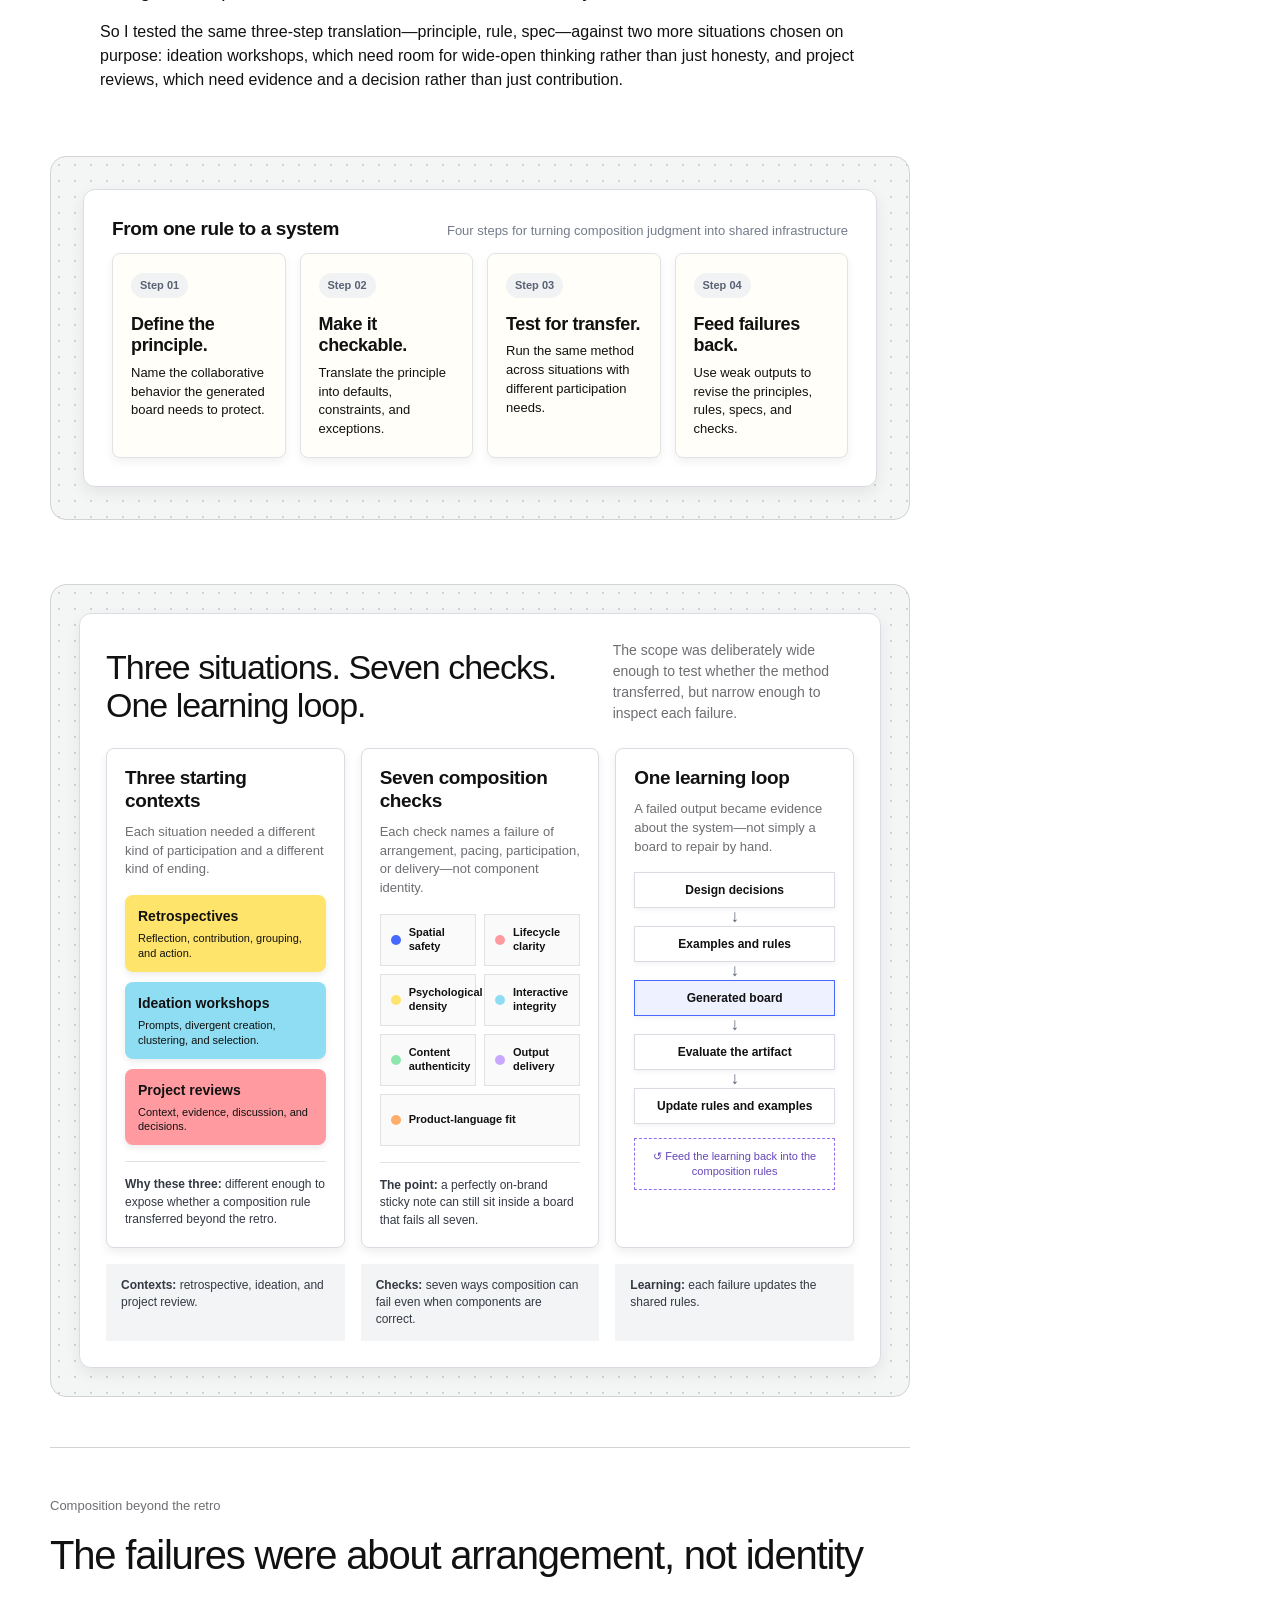
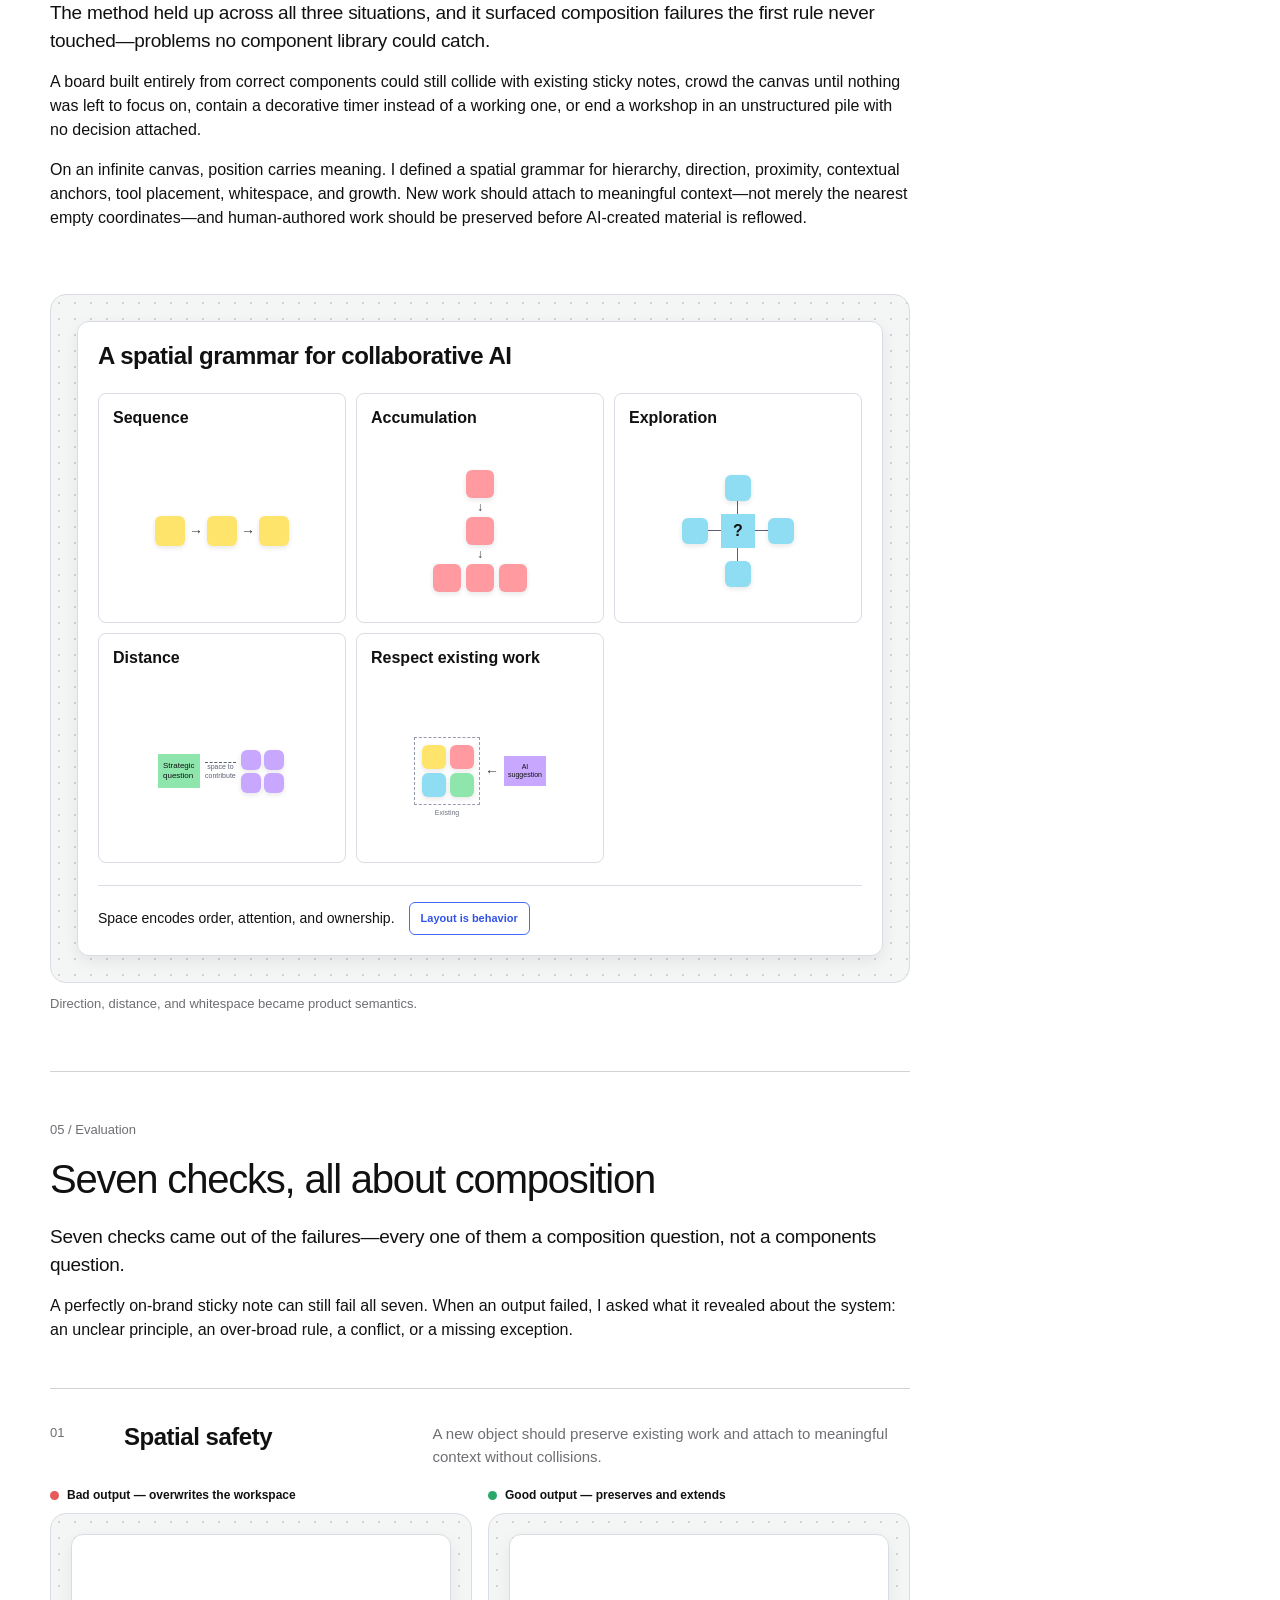
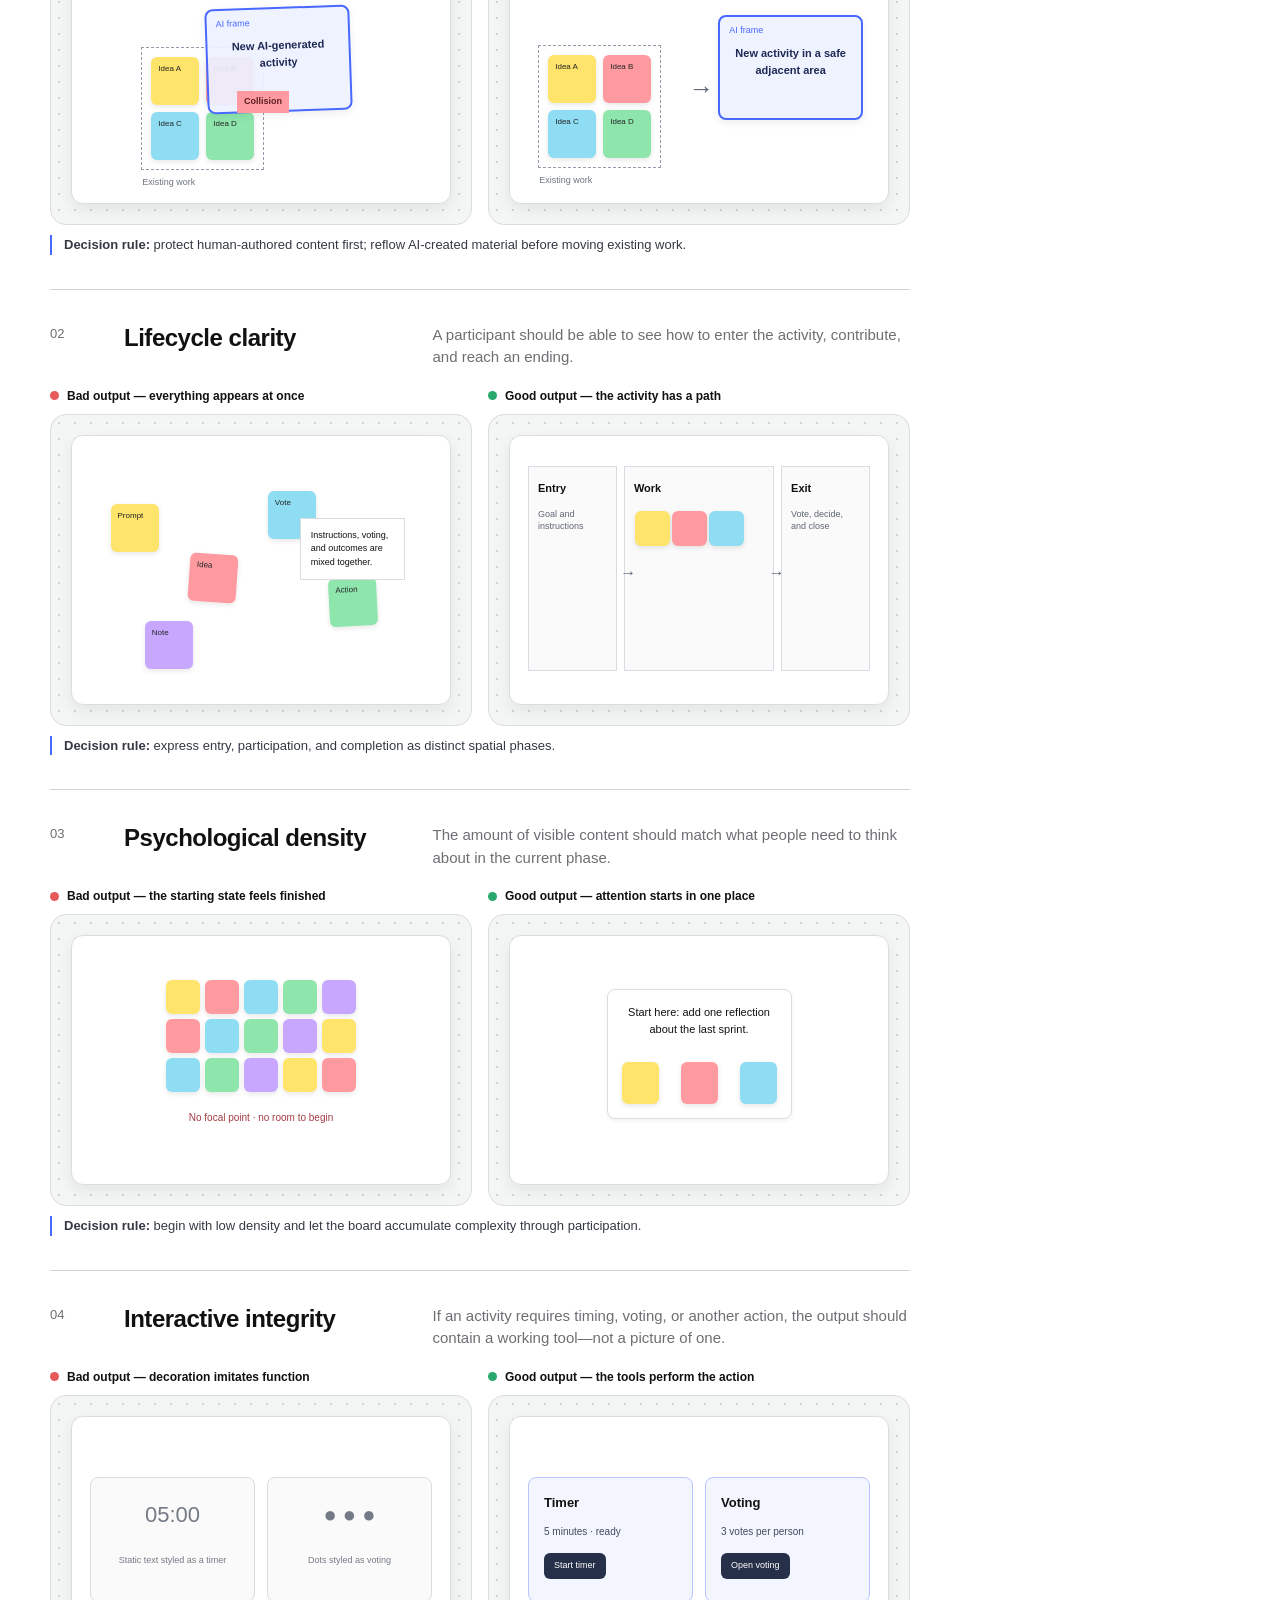
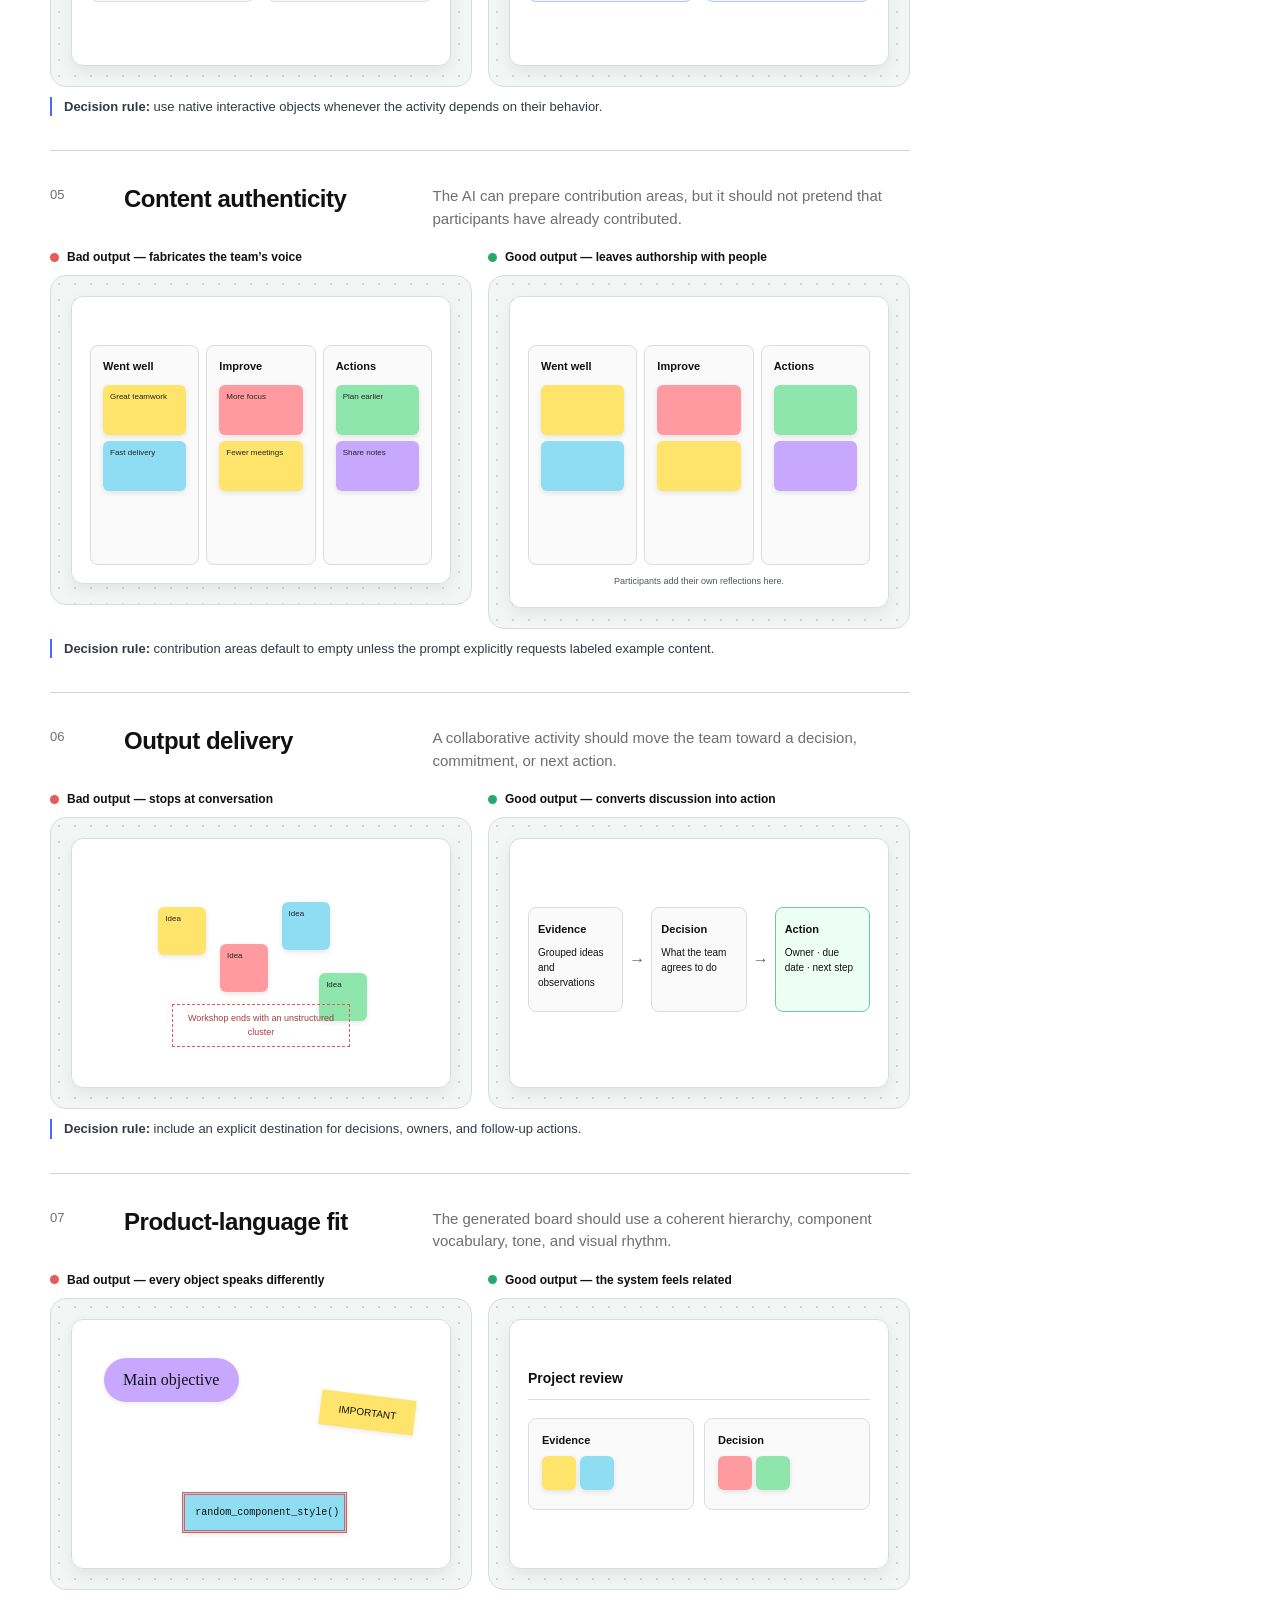
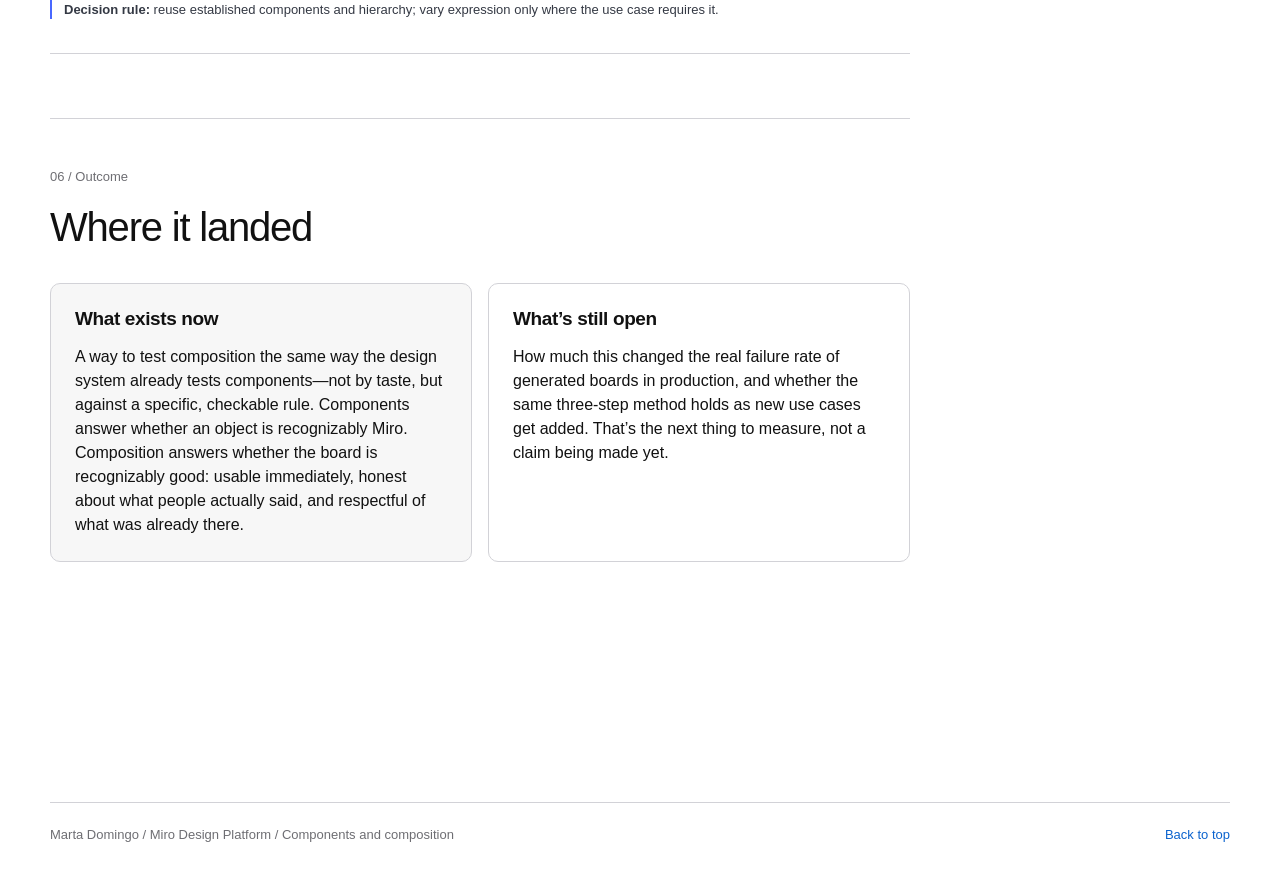
<file: case-studies/ai-taste-case-study.html>
<!doctype html>
<html lang="en">
<head>
  <meta charset="utf-8" />
  <meta name="viewport" content="width=device-width, initial-scale=1" />
  <meta name="description" content="A product design case study about teaching AI to compose useful collaborative spaces on Miro’s infinite canvas." />
  <title>Components and composition — Marta Domingo</title>
  <style>
    :root {
      --text: #111111;
      --secondary: #6e6e73;
      --line: #d2d2d7;
      --surface: #f5f5f7;
      --blue: #0066cc;
      --page: 1120px;
      --reading: 760px;
    }

    * { box-sizing: border-box; }
    html { scroll-behavior: smooth; scroll-padding-top: 32px; }
    body {
      margin: 0;
      background: #fff;
      color: var(--text);
      font-family: -apple-system, BlinkMacSystemFont, "SF Pro Text", "Helvetica Neue", Arial, sans-serif;
      font-size: 17px;
      line-height: 1.55;
      -webkit-font-smoothing: antialiased;
    }

    a { color: var(--blue); text-decoration: none; }
    a:hover { text-decoration: underline; }
    img { display: block; width: 100%; }

    .site-header {
      display: flex;
      justify-content: space-between;
      gap: 24px;
      width: min(calc(100% - 40px), var(--page));
      margin: 0 auto;
      padding: 22px 0;
      border-bottom: 1px solid var(--line);
      font-size: 14px;
    }

    .site-header a { color: var(--text); }
    .site-header span:last-child { color: var(--secondary); text-align: right; }
    main { padding-bottom: 120px; }

    .intro {
      width: min(calc(100% - 40px), var(--page));
      margin: 0 auto;
      padding: 120px 0 76px;
    }

    .meta, .section-label, figcaption { color: var(--secondary); font-size: 13px; }
    .meta { margin: 0 0 48px; font-variant-numeric: tabular-nums; }
    h1, h2, h3, p, blockquote { margin-top: 0; }

    h1 {
      max-width: 1040px;
      margin-bottom: 36px;
      font-family: -apple-system, BlinkMacSystemFont, "SF Pro Display", "Helvetica Neue", Arial, sans-serif;
      font-size: clamp(58px, 8.6vw, 112px);
      font-weight: 500;
      line-height: .96;
      letter-spacing: -.055em;
    }

    .dek {
      max-width: 720px;
      margin-bottom: 46px;
      font-size: clamp(23px, 2.7vw, 34px);
      line-height: 1.24;
      letter-spacing: -.025em;
    }

    .author { margin: 0; color: var(--secondary); font-size: 14px; }
    .author strong { color: var(--text); font-weight: 600; }

    .tldr {
      display: grid;
      grid-template-columns: 150px minmax(0, 1fr);
      gap: 40px;
      width: min(calc(100% - 40px), var(--page));
      margin: 0 auto 76px;
      padding: 30px 0;
      border-top: 1px solid var(--line);
      border-bottom: 1px solid var(--line);
    }

    .tldr > h2 {
      margin: 0;
      font-family: ui-monospace, SFMono-Regular, Menlo, Consolas, monospace;
      font-size: 14px;
      font-weight: 500;
      letter-spacing: 0;
    }

    .tldr-grid { display: grid; grid-template-columns: repeat(2, minmax(0, 1fr)); }
    .tldr-item { padding-right: 34px; }
    .tldr-item + .tldr-item { padding-left: 34px; border-left: 1px solid var(--line); }
    .tldr-item h3 {
      margin: 0 0 12px;
      color: var(--secondary);
      font-size: 12px;
      font-weight: 600;
      letter-spacing: .04em;
      text-transform: uppercase;
    }
    .tldr-item p { margin: 0; font-size: 18px; line-height: 1.5; }

    .hero-image, .wide-figure {
      width: min(calc(100% - 40px), var(--page));
      margin: 0 auto;
    }

    .hero-image img, .wide-figure img { border: 1px solid var(--line); }
    figcaption { margin-top: 12px; line-height: 1.4; }

    .project-overview {
      width: min(calc(100% - 40px), var(--page));
      margin: 96px auto 120px;
    }

    .overview-intro {
      display: flex;
      justify-content: space-between;
      gap: 32px;
      align-items: baseline;
      margin-bottom: 18px;
    }

    .overview-intro .section-label { margin: 0; }
    .overview-intro p { margin: 0; color: var(--secondary); font-size: 13px; }

    .overview-canvas {
      padding: 50px;
      border: 1px solid var(--line);
      background-color: #f4f5f5;
      background-image: radial-gradient(#cfd2d7 1px, transparent 1px);
      background-size: 16px 16px;
      font-family: "Noto Sans", -apple-system, BlinkMacSystemFont, "Helvetica Neue", Arial, sans-serif;
    }

    .overview-frame {
      position: relative;
      padding: 38px;
      border: 1px solid #d9dce2;
      background: #fff;
      box-shadow: 0 6px 16px rgba(17, 17, 17, .07);
    }

    .overview-frame::before {
      content: "Project map";
      position: absolute;
      top: -28px;
      left: 0;
      color: #747b8b;
      font-size: 13px;
    }

    .overview-frame > h2 {
      margin-bottom: 10px;
      font-size: clamp(34px, 4vw, 48px);
    }

    .overview-summary {
      max-width: 700px;
      margin-bottom: 36px;
      color: var(--secondary);
      font-size: 15px;
    }

    .overview-kicker {
      display: flex;
      justify-content: space-between;
      gap: 20px;
      margin-bottom: 14px;
      color: #596174;
      font-family: ui-monospace, SFMono-Regular, Menlo, Consolas, monospace;
      font-size: 12px;
      letter-spacing: .02em;
      text-transform: uppercase;
    }

    .overview-flow {
      display: grid;
      grid-template-columns: minmax(0, 1fr) 44px minmax(0, 1fr) 44px minmax(0, 1fr);
      align-items: stretch;
      margin-bottom: 48px;
    }

    .overview-canvas + .overview-canvas { margin-top: 28px; }
    .overview-canvas--example .overview-flow { margin-bottom: 0; }

    .flow-arrow {
      display: grid;
      place-items: center;
      color: #252a35;
      font-size: 28px;
    }

    .approach-stage { display: flex; min-width: 0; flex-direction: column; }
    .stage-heading { min-height: 116px; margin: 0 0 14px; }
    .stage-heading span {
      display: block;
      margin-bottom: 4px;
      color: #747b8b;
      font-family: ui-monospace, SFMono-Regular, Menlo, Consolas, monospace;
      font-size: 11px;
      font-weight: 500;
      text-transform: uppercase;
    }
    .stage-heading h3 { margin: 0; font-size: 20px; }
    .stage-heading p {
      margin: 7px 0 0;
      color: #747b8b;
      font-size: 12px;
      line-height: 1.4;
    }

    .stage-artifact {
      flex: 1;
      min-height: 288px;
      padding: 24px;
      box-shadow: 0 4px 10px rgba(17, 17, 17, .08);
    }
    .stage-artifact p { margin-bottom: 15px; font-size: 13px; line-height: 1.42; }
    .stage-artifact p:last-child { margin-bottom: 0; }
    .stage-artifact strong { font-weight: 700; }
    .artifact-title { display: block; margin-bottom: 22px; font-size: 14px; font-weight: 700; }

    .sticky-artifact { background: #8ee6ad; }

    .doc-artifact {
      border: 1px solid #d9dce2;
      background: #fff;
    }
    .doc-artifact .doc-label {
      display: block;
      margin-bottom: 18px;
      padding-bottom: 10px;
      border-bottom: 1px solid #e2e3e5;
      color: #747b8b;
      font-size: 11px;
      text-transform: uppercase;
    }
    .doc-artifact ul { margin: 14px 0 0; padding-left: 19px; font-size: 13px; line-height: 1.45; }
    .doc-artifact li + li { margin-top: 9px; }

    .markdown-artifact {
      overflow-wrap: anywhere;
      border: 1px solid #10005d;
      background: #10005d;
      color: #fff;
      font-family: ui-monospace, SFMono-Regular, Menlo, Consolas, monospace;
      font-size: 11px;
      line-height: 1.55;
      white-space: pre-wrap;
    }
    .markdown-artifact .comment { color: #aeb6ff; }
    .markdown-artifact .key { color: #ff6eb4; }
    .markdown-artifact .value { color: #ffe46b; }

    .process-heading {
      display: flex;
      align-items: baseline;
      justify-content: space-between;
      gap: 24px;
      margin: 0 0 16px;
    }
    .process-heading h3 { margin: 0; font-size: 22px; }
    .process-heading p { margin: 0; color: #747b8b; font-size: 13px; }

    .overview-timeline {
      display: grid;
      grid-template-columns: repeat(4, minmax(0, 1fr));
      gap: 14px;
    }

    .process-card {
      min-height: 245px;
      padding: 22px;
      border: 1px solid #e2e3e5;
      background: #fffef8;
      box-shadow: 0 4px 10px rgba(17, 17, 17, .06);
    }

    .step-number {
      display: inline-block;
      margin-bottom: 30px;
      padding: 4px 9px;
      border-radius: 999px;
      background: #f1f2f3;
      color: #596174;
      font-size: 11px;
      font-weight: 600;
    }

    .process-card h3 { margin: 0 0 10px; font-size: 20px; }
    .process-card p { margin: 0; font-size: 13px; line-height: 1.45; }

    .index {
      width: min(calc(100% - 40px), var(--reading));
      margin: 96px auto 120px;
      border-top: 1px solid var(--line);
      border-bottom: 1px solid var(--line);
    }

    .index h2 {
      margin: 0;
      padding: 20px 0;
      border-bottom: 1px solid var(--line);
      font-size: 17px;
      font-weight: 600;
      letter-spacing: 0;
    }

    .index ol {
      display: grid;
      grid-template-columns: repeat(2, minmax(0, 1fr));
      gap: 0 32px;
      margin: 0;
      padding: 16px 0 20px;
      list-style: none;
      counter-reset: index;
    }

    .index li { counter-increment: index; display: flex; gap: 14px; padding: 7px 0; }
    .index li::before {
      content: "0" counter(index);
      color: var(--secondary);
      font-size: 13px;
      font-variant-numeric: tabular-nums;
    }
    .index a { font-size: 15px; }

    .section {
      width: min(calc(100% - 40px), var(--reading));
      margin: 0 auto;
      padding: 96px 0;
      border-top: 1px solid var(--line);
    }

    .section-label { display: block; margin-bottom: 40px; font-variant-numeric: tabular-nums; }
    h2 {
      margin-bottom: 34px;
      font-family: -apple-system, BlinkMacSystemFont, "SF Pro Display", "Helvetica Neue", Arial, sans-serif;
      font-size: clamp(38px, 5vw, 56px);
      font-weight: 500;
      line-height: 1.06;
      letter-spacing: -.04em;
    }

    h3 { margin: 46px 0 15px; font-size: 22px; font-weight: 600; line-height: 1.2; letter-spacing: -.02em; }
    p { margin-bottom: 25px; }
    .lead { font-size: 23px; line-height: 1.45; letter-spacing: -.015em; }

    blockquote {
      margin: 54px 0;
      padding-left: 24px;
      border-left: 2px solid var(--text);
      font-size: 30px;
      line-height: 1.25;
      letter-spacing: -.025em;
    }

    .facts {
      display: grid;
      grid-template-columns: repeat(3, 1fr);
      margin: 54px 0 0;
      padding: 0;
      border-top: 1px solid var(--line);
      border-bottom: 1px solid var(--line);
    }
    .fact { min-height: 125px; padding: 20px 18px 22px 0; }
    .fact + .fact { padding-left: 18px; border-left: 1px solid var(--line); }
    .fact dt { margin-bottom: 10px; font-size: 30px; font-weight: 500; line-height: 1; }
    .fact dd { margin: 0; color: var(--secondary); font-size: 13px; line-height: 1.4; }

    .scope-overview {
      width: min(calc(100% - 40px), var(--page));
      margin: 0 auto 120px;
    }

    .scope-canvas {
      padding: 50px;
      border: 1px solid var(--line);
      background-color: #f4f5f5;
      background-image: radial-gradient(#cfd2d7 1px, transparent 1px);
      background-size: 16px 16px;
      font-family: "Noto Sans", -apple-system, BlinkMacSystemFont, "Helvetica Neue", Arial, sans-serif;
    }

    .scope-frame {
      position: relative;
      padding: 38px;
      border: 1px solid #d9dce2;
      background: #fff;
      box-shadow: 0 6px 16px rgba(17, 17, 17, .07);
    }

    .scope-frame::before {
      content: "System architecture";
      position: absolute;
      top: -28px;
      left: 0;
      color: #747b8b;
      font-size: 13px;
    }

    .scope-heading {
      display: grid;
      grid-template-columns: minmax(0, 1.6fr) minmax(240px, .8fr);
      gap: 40px;
      align-items: end;
      margin-bottom: 34px;
    }

    .scope-heading h2 { margin: 0; font-size: clamp(34px, 4vw, 48px); }
    .scope-heading p { margin: 0; color: var(--secondary); font-size: 14px; }

    .scope-grid {
      display: grid;
      grid-template-columns: repeat(3, minmax(0, 1fr));
      gap: 16px;
    }

    .scope-card {
      min-height: 575px;
      padding: 24px;
      border: 1px solid #d9dce2;
      background: #fff;
      box-shadow: 0 4px 10px rgba(17, 17, 17, .07);
    }

    .scope-number {
      display: flex;
      align-items: baseline;
      gap: 10px;
      margin-bottom: 20px;
    }

    .scope-number strong { font-size: 56px; font-weight: 500; line-height: 1; letter-spacing: -.05em; }
    .scope-number span { color: var(--secondary); font-size: 13px; }
    .scope-card h3 { margin: 0 0 10px; font-size: 22px; }
    .scope-card > p { margin: 0 0 22px; color: var(--secondary); font-size: 13px; line-height: 1.45; }

    .use-case-stack { display: grid; gap: 10px; }
    .use-case {
      min-height: 68px;
      padding: 14px 16px;
      font-size: 14px;
      font-weight: 600;
      box-shadow: 0 3px 7px rgba(17, 17, 17, .08);
    }
    .use-case:nth-child(1) { background: #ffe46b; }
    .use-case:nth-child(2) { background: #8eddf2; }
    .use-case:nth-child(3) { background: #ff9ba0; }
    .use-case small { display: block; margin-top: 4px; font-size: 11px; font-weight: 400; line-height: 1.35; }

    .scope-rationale {
      margin-top: 22px;
      padding-top: 18px;
      border-top: 1px solid #e1e3e6;
      color: #343944;
      font-size: 12px;
      line-height: 1.45;
    }

    .lens-grid { display: grid; grid-template-columns: repeat(2, minmax(0, 1fr)); gap: 8px; }
    .lens {
      display: flex;
      align-items: center;
      gap: 8px;
      min-height: 52px;
      padding: 10px;
      border: 1px solid #e0e2e6;
      background: #fafafa;
      font-size: 11px;
      font-weight: 600;
      line-height: 1.25;
    }
    .lens:last-child { grid-column: 1 / -1; }
    .lens::before { content: ""; flex: 0 0 10px; width: 10px; height: 10px; border-radius: 50%; background: #4968ff; }
    .lens:nth-child(2)::before { background: #ff9ba0; }
    .lens:nth-child(3)::before { background: #ffe46b; }
    .lens:nth-child(4)::before { background: #8eddf2; }
    .lens:nth-child(5)::before { background: #8ee6ad; }
    .lens:nth-child(6)::before { background: #c8a8ff; }
    .lens:nth-child(7)::before { background: #ffad69; }

    .loop-track { display: grid; justify-items: stretch; }
    .loop-node {
      padding: 10px 12px;
      border: 1px solid #d9dce2;
      background: #fff;
      font-size: 12px;
      font-weight: 600;
      text-align: center;
      box-shadow: 0 2px 5px rgba(17, 17, 17, .05);
    }
    .loop-node.output { border-color: #4968ff; background: #eef1ff; }
    .loop-arrow { height: 24px; color: #596174; font-size: 17px; line-height: 24px; text-align: center; }
    .loop-return {
      margin-top: 14px;
      padding: 10px 12px;
      border: 1px dashed #9270ed;
      color: #6645b8;
      font-size: 11px;
      line-height: 1.35;
      text-align: center;
    }

    .scope-footer {
      display: grid;
      grid-template-columns: repeat(3, minmax(0, 1fr));
      gap: 16px;
      margin-top: 16px;
    }
    .scope-footer p {
      margin: 0;
      padding: 13px 15px;
      background: #f3f4f5;
      color: #343944;
      font-size: 12px;
      line-height: 1.4;
    }

    .wide-figure { margin-top: 16px; margin-bottom: 16px; }
    .figure-gap { margin-bottom: 112px; }

    .example {
      margin: 50px 0 0;
      padding: 30px 0;
      border-top: 1px solid var(--line);
      border-bottom: 1px solid var(--line);
    }
    .example-label { display: block; margin-bottom: 28px; color: var(--secondary); font-size: 13px; }
    .example h3 { margin-top: 0; }
    code {
      display: block;
      margin-top: 28px;
      padding: 18px 20px;
      background: var(--surface);
      color: var(--text);
      font-family: "SFMono-Regular", Consolas, "Liberation Mono", monospace;
      font-size: 13px;
      line-height: 1.55;
      overflow-wrap: anywhere;
    }

    details { border-top: 1px solid var(--line); border-bottom: 1px solid var(--line); }
    summary {
      display: flex;
      justify-content: space-between;
      gap: 20px;
      padding: 20px 0;
      cursor: pointer;
      font-size: 15px;
      font-weight: 600;
      list-style: none;
    }
    summary::-webkit-details-marker { display: none; }
    summary::after { content: "+"; font-weight: 400; }
    details[open] summary::after { content: "−"; }
    .details-content { padding: 0 0 22px; color: var(--secondary); font-size: 15px; }
    .details-content ul { margin: 0; padding-left: 20px; }
    .details-content li + li { margin-top: 7px; }

    .rubric, .result-list {
      margin: 42px 0 0;
      padding: 0;
      list-style: none;
      border-top: 1px solid var(--line);
    }
    .rubric li {
      display: grid;
      grid-template-columns: 210px 1fr;
      gap: 28px;
      padding: 18px 0;
      border-bottom: 1px solid var(--line);
    }
    .rubric strong, .result-list strong { font-size: 15px; font-weight: 600; }
    .rubric span, .result-list span:last-child { color: var(--secondary); font-size: 15px; }

    .dimension-gallery {
      width: min(calc(100% - 40px), var(--page));
      margin: -50px auto 120px;
      font-family: "Noto Sans", -apple-system, BlinkMacSystemFont, "Helvetica Neue", Arial, sans-serif;
    }

    .dimension-case { padding: 52px 0; border-top: 1px solid var(--line); }
    .dimension-case:last-child { border-bottom: 1px solid var(--line); }

    .dimension-header {
      display: grid;
      grid-template-columns: 52px minmax(220px, .75fr) minmax(0, 1.25fr);
      gap: 22px;
      align-items: start;
      margin-bottom: 24px;
    }

    .dimension-number { color: var(--secondary); font-size: 13px; font-variant-numeric: tabular-nums; }
    .dimension-header h3 { margin: 0; font-size: 24px; }
    .dimension-header p { margin: 0; color: var(--secondary); font-size: 15px; }

    .output-pair { display: grid; grid-template-columns: repeat(2, minmax(0, 1fr)); gap: 16px; }
    .state-label {
      display: flex;
      align-items: center;
      gap: 8px;
      margin-bottom: 9px;
      font-size: 12px;
      font-weight: 600;
    }
    .state-label::before { content: ""; width: 9px; height: 9px; border-radius: 50%; background: #e75a5a; }
    .good-output .state-label::before { background: #28a96b; }

    .mini-canvas {
      min-height: 330px;
      padding: 28px;
      border: 1px solid #d9dce2;
      background-color: #f4f5f5;
      background-image: radial-gradient(#cfd2d7 1px, transparent 1px);
      background-size: 16px 16px;
    }

    .mini-frame {
      position: relative;
      min-height: 272px;
      padding: 21px;
      border: 1px solid #d9dce2;
      background: #fff;
      box-shadow: 0 6px 16px rgba(17, 17, 17, .07);
      overflow: hidden;
    }

    .mini-frame::before {
      content: attr(data-frame);
      position: absolute;
      top: 8px;
      left: 10px;
      color: #7b8190;
      font-size: 10px;
    }

    .mini-stage { position: relative; height: 220px; margin-top: 12px; }
    .tiny-sticky {
      width: 48px;
      height: 48px;
      padding: 7px;
      background: #ffe46b;
      box-shadow: 0 2px 5px rgba(17, 17, 17, .1);
      color: #242424;
      font-size: 8px;
      line-height: 1.2;
    }
    .tiny-sticky.coral { background: #ff9ba0; }
    .tiny-sticky.cyan { background: #8eddf2; }
    .tiny-sticky.mint { background: #8ee6ad; }
    .tiny-sticky.lilac { background: #c8a8ff; }

    .existing-cluster {
      position: absolute;
      display: grid;
      grid-template-columns: repeat(2, 48px);
      gap: 7px;
      padding: 9px;
      border: 1px dashed #949baa;
    }
    .existing-cluster::after { content: "Existing work"; position: absolute; bottom: -20px; left: 0; color: #6e7481; font-size: 9px; }
    .ai-frame-object {
      position: absolute;
      width: 145px;
      min-height: 105px;
      padding: 28px 14px 14px;
      border: 2px solid #4968ff;
      background: rgba(238, 241, 255, .92);
      color: #1d2854;
      font-size: 11px;
      font-weight: 600;
      text-align: center;
      box-shadow: 0 3px 8px rgba(17, 17, 17, .07);
    }
    .ai-frame-object::before { content: "AI frame"; position: absolute; top: 7px; left: 9px; color: #4968ff; font-size: 9px; font-weight: 500; }
    .collision { position: absolute; padding: 4px 7px; background: #ff9ba0; color: #5e1f24; font-size: 9px; font-weight: 700; }
    .bad-safety .existing-cluster { left: 15%; top: 82px; }
    .bad-safety .ai-frame-object { left: 34%; top: 42px; transform: rotate(-2deg); }
    .bad-safety .collision { left: 43%; top: 126px; }
    .good-safety .existing-cluster { left: 3%; top: 80px; }
    .good-safety .ai-frame-object { right: 2%; top: 50px; }
    .safe-anchor { position: absolute; left: 47%; top: 105px; color: #596174; font-size: 25px; }

    .messy-lifecycle .tiny-sticky { position: absolute; }
    .messy-lifecycle .tiny-sticky:nth-child(1) { left: 6%; top: 38px; }
    .messy-lifecycle .tiny-sticky:nth-child(2) { left: 29%; top: 88px; transform: rotate(4deg); }
    .messy-lifecycle .tiny-sticky:nth-child(3) { left: 52%; top: 25px; }
    .messy-lifecycle .tiny-sticky:nth-child(4) { left: 70%; top: 112px; transform: rotate(-3deg); }
    .messy-lifecycle .tiny-sticky:nth-child(5) { left: 16%; top: 155px; }
    .floating-instruction { position: absolute; right: 8%; top: 52px; width: 105px; padding: 10px; border: 1px solid #d9dce2; background: #fff; font-size: 9px; }

    .lifecycle-zones { display: grid; grid-template-columns: .8fr 1.35fr .8fr; gap: 7px; height: 205px; }
    .life-zone { padding: 13px 9px; border: 1px solid #d9dce2; background: #fafafa; }
    .life-zone strong { display: block; margin-bottom: 12px; font-size: 11px; }
    .life-zone p { margin: 0; color: #5f6674; font-size: 9px; line-height: 1.35; }
    .life-zone .tiny-sticky { display: inline-block; width: 35px; height: 35px; margin: 3px 1px; }
    .zone-arrow { position: absolute; top: 95px; color: #596174; font-size: 16px; }
    .zone-arrow.one { left: 27%; }
    .zone-arrow.two { right: 25%; }

    .density-grid { display: grid; grid-template-columns: repeat(5, 34px); gap: 5px; justify-content: center; padding-top: 26px; }
    .density-grid .tiny-sticky { width: 34px; height: 34px; }
    .density-warning { margin-top: 18px; color: #a33c43; font-size: 10px; text-align: center; }
    .calm-entry { display: grid; place-items: center; height: 200px; }
    .calm-prompt { width: 185px; padding: 14px; border: 1px solid #d9dce2; background: #fff; font-size: 11px; text-align: center; box-shadow: 0 2px 5px rgba(17,17,17,.05); }
    .calm-space { display: flex; gap: 22px; margin-top: 25px; justify-content: center; }
    .calm-space .tiny-sticky { width: 42px; height: 42px; }

    .fake-tools, .working-tools { display: grid; grid-template-columns: repeat(2, minmax(0, 1fr)); gap: 12px; padding-top: 42px; }
    .fake-tool { min-height: 125px; padding: 20px 12px; border: 1px solid #d9dce2; background: #fafafa; color: #757b86; text-align: center; }
    .fake-tool strong { display: block; margin-bottom: 15px; font-size: 22px; font-weight: 400; }
    .fake-tool span { font-size: 9px; }
    .working-tool { min-height: 125px; padding: 15px; border: 1px solid #b9c4ff; background: #f3f5ff; }
    .working-tool strong { display: block; margin-bottom: 12px; font-size: 13px; }
    .tool-state { margin-bottom: 12px; color: #424b5d; font-size: 10px; }
    .tool-action { display: inline-block; padding: 6px 10px; background: #273049; color: #fff; font-size: 9px; }

    .retro-mini { display: grid; grid-template-columns: repeat(3, minmax(0, 1fr)); gap: 7px; padding-top: 30px; }
    .retro-column { min-height: 165px; padding: 10px 7px; border: 1px solid #d9dce2; background: #fafafa; }
    .retro-column strong { display: block; margin-bottom: 9px; font-size: 9px; }
    .retro-column .tiny-sticky { width: 100%; height: 50px; margin-bottom: 6px; }
    .empty-sticky { color: transparent; }
    .contribution-prompt { margin-top: 10px; color: #4f5665; font-size: 9px; text-align: center; }

    .delivery-cloud { position: relative; height: 180px; margin-top: 20px; }
    .delivery-cloud .tiny-sticky { position: absolute; }
    .delivery-cloud .tiny-sticky:nth-child(1) { left: 20%; top: 30px; }
    .delivery-cloud .tiny-sticky:nth-child(2) { left: 38%; top: 67px; }
    .delivery-cloud .tiny-sticky:nth-child(3) { left: 56%; top: 25px; }
    .delivery-cloud .tiny-sticky:nth-child(4) { left: 67%; top: 96px; }
    .dead-end { position: absolute; bottom: 10px; left: 24%; right: 24%; padding: 7px; border: 1px dashed #e75a5a; color: #a33c43; font-size: 9px; text-align: center; }
    .delivery-path { display: grid; grid-template-columns: 1fr 22px 1fr 22px 1fr; align-items: center; gap: 3px; height: 205px; }
    .delivery-step { min-height: 105px; padding: 13px 9px; border: 1px solid #d9dce2; background: #fafafa; font-size: 10px; }
    .delivery-step strong { display: block; margin-bottom: 7px; font-size: 11px; }
    .delivery-step.action { border-color: #72c99b; background: #edfff5; }
    .delivery-arrow { color: #596174; text-align: center; }

    .style-chaos { position: relative; height: 205px; padding-top: 20px; }
    .chaos-object { position: absolute; padding: 10px; font-size: 10px; text-align: center; box-shadow: 0 2px 5px rgba(17,17,17,.08); }
    .chaos-object.one { left: 4%; top: 20px; width: 135px; border-radius: 28px; background: #c8a8ff; font-family: Georgia, serif; font-size: 16px; }
    .chaos-object.two { right: 5%; top: 57px; width: 95px; background: #ffe46b; transform: rotate(7deg); text-transform: uppercase; }
    .chaos-object.three { left: 27%; bottom: 10px; width: 165px; border: 3px double #e75a5a; background: #8eddf2; font-family: ui-monospace, monospace; }
    .coherent-pattern { padding-top: 30px; }
    .coherent-title { margin-bottom: 18px; padding-bottom: 10px; border-bottom: 1px solid #d9dce2; font-size: 14px; font-weight: 600; }
    .coherent-row { display: grid; grid-template-columns: 1fr 1fr; gap: 10px; }
    .coherent-object { min-height: 92px; padding: 13px; border: 1px solid #d9dce2; background: #fafafa; font-size: 10px; }
    .coherent-object strong { display: block; margin-bottom: 8px; font-size: 11px; }
    .coherent-object .tiny-sticky { display: inline-block; width: 34px; height: 34px; margin-right: 4px; }

    .dimension-rule {
      margin: 14px 0 0;
      padding-left: 12px;
      border-left: 2px solid #4968ff;
      color: #343944;
      font-size: 13px;
    }

    .live-figure { font-family: "Noto Sans", -apple-system, BlinkMacSystemFont, "Helvetica Neue", Arial, sans-serif; }
    .board-canvas-large {
      padding: 50px;
      border: 1px solid #d9dce2;
      background-color: #f4f5f5;
      background-image: radial-gradient(#cfd2d7 1px, transparent 1px);
      background-size: 16px 16px;
    }
    .board-frame-large {
      position: relative;
      padding: 34px;
      border: 1px solid #d9dce2;
      background: #fff;
      box-shadow: 0 6px 16px rgba(17, 17, 17, .07);
    }
    .board-frame-large::before {
      content: attr(data-frame);
      position: absolute;
      top: -27px;
      left: 0;
      color: #7b8190;
      font-size: 12px;
    }
    .board-frame-large > h3 { margin: 0 0 28px; font-size: 28px; }
    .board-object {
      padding: 16px;
      border: 1px solid #d9dce2;
      background: #fff;
      color: #1f2430;
      font-size: 13px;
      line-height: 1.35;
      box-shadow: 0 3px 8px rgba(17, 17, 17, .06);
    }
    .board-object strong { display: block; margin-bottom: 5px; font-size: 15px; }
    .board-arrow { display: grid; place-items: center; color: #333947; font-size: 28px; }
    .board-tag { display: inline-block; padding: 7px 11px; border: 1px solid #4968ff; color: #3153e9; font-size: 11px; font-weight: 600; }
    .board-sticky {
      min-height: 72px;
      padding: 14px;
      background: #ffe46b;
      color: #242424;
      font-size: 12px;
      font-weight: 600;
      box-shadow: 0 3px 7px rgba(17, 17, 17, .1);
    }
    .board-sticky.coral { background: #ff9ba0; }
    .board-sticky.cyan { background: #8eddf2; }
    .board-sticky.mint { background: #8ee6ad; }
    .board-sticky.lilac { background: #c8a8ff; }

    .quality-flow { display: grid; grid-template-columns: .78fr 34px .95fr 34px 1.35fr; align-items: center; gap: 8px; }
    .quality-request {
      width: 100%;
      appearance: none;
      color: #1f2430;
      font: inherit;
      text-align: center;
      cursor: pointer;
      transition: border-color 120ms ease, background-color 120ms ease, transform 120ms ease;
    }
    .quality-request:hover { border-color: #4968ff; background: #f8f9ff; }
    .quality-request:active { transform: translateY(1px); }
    .quality-request:focus-visible { outline: 3px solid rgba(73, 104, 255, .28); outline-offset: 3px; }
    .quality-request:disabled { cursor: wait; }
    .quality-request::before { content: "□"; display: block; margin-bottom: 7px; color: #515968; font-size: 26px; }
    .quality-ai { border: 2px solid #4968ff; background: #f0f3ff; text-align: center; }
    .quality-ai::before { content: "✦"; display: block; margin-bottom: 5px; color: #3153e9; font-size: 24px; }
    .quality-ai.is-loading::before { animation: quality-pulse 360ms ease-in-out infinite alternate; }
    .quality-ai span, .quality-request span { display: block; margin-top: 4px; color: #687080; font-size: 10px; }
    .quality-outputs { display: grid; gap: 7px; }
    .component-output {
      display: grid;
      grid-template-columns: 74px minmax(0, 1fr);
      gap: 12px;
      align-items: center;
      min-height: 72px;
      padding: 9px 12px;
      border: 1px solid #d9dce2;
      border-radius: 8px;
      background: #fff;
    }
    .component-output strong { font-size: 11px; }
    .component-sample { display: block; position: relative; margin: 0 auto; }
    .component-sample.sticky {
      width: 48px;
      height: 48px;
      border-radius: 2px;
      background: #ffe46b;
      box-shadow: 0 3px 7px rgba(17, 17, 17, .12);
    }
    .component-sample.frame {
      width: 64px;
      height: 44px;
      border: 1px solid #9ca3af;
      border-radius: 6px;
      background: #fff;
    }
    .component-sample.frame::before {
      content: "Retro";
      position: absolute;
      top: 5px;
      left: 6px;
      color: #596174;
      font-size: 7px;
      font-weight: 600;
    }
    .component-sample.connector { width: 64px; height: 22px; }
    .component-sample.connector::before {
      content: "";
      position: absolute;
      top: 10px;
      left: 4px;
      width: 50px;
      border-top: 2px solid #3153e9;
    }
    .component-sample.connector::after {
      content: "›";
      position: absolute;
      top: -5px;
      right: 2px;
      color: #3153e9;
      font-size: 28px;
      line-height: 1;
    }
    .quality-scenario {
      display: grid;
      grid-template-columns: 74px minmax(0, 1fr);
      gap: 12px;
      align-items: center;
      min-height: 72px;
      padding: 9px;
      border: 1px solid #d9dce2;
      border-radius: 8px;
      background: #fff;
    }
    .quality-scenario strong { display: block; font-size: 11px; }
    .quality-scenario span { display: block; margin-top: 2px; color: #687080; font-size: 9px; }
    .quality-result { min-height: 110px; transition: opacity 120ms ease, transform 120ms ease; }
    .quality-result.is-changing { opacity: .35; transform: translateY(2px); }
    .quality-result .scenario-preview { height: 64px; }
    .scenario-preview {
      display: grid;
      grid-template-columns: repeat(3, 1fr);
      gap: 3px;
      height: 48px;
      padding: 5px;
      border: 1px solid #cfd3db;
      border-radius: 5px;
      background: #fafafa;
    }
    .scenario-preview i { display: block; min-width: 0; background: #ffe46b; border-radius: 2px; }
    .scenario-preview i:nth-child(2) { background: #ff9ba0; }
    .scenario-preview i:nth-child(3) { background: #8eddf2; }
    .scenario-preview i:nth-child(4) { background: #8ee6ad; }
    .scenario-preview.crowded { grid-template-columns: repeat(4, 1fr); gap: 2px; padding: 3px; }
    .scenario-preview.crowded i:nth-child(n+5) { background: #c8a8ff; }
    .scenario-preview.incomplete i:nth-child(2), .scenario-preview.incomplete i:nth-child(3) { visibility: hidden; }
    .scenario-preview.staged { grid-template-columns: .7fr 1.6fr .7fr; }
    .scenario-preview.staged i { border: 1px dashed #9aa1af; background: transparent; }
    .scenario-preview.staged i:nth-child(2) { border: 0; background: linear-gradient(#ffe46b 0 30%, transparent 30% 35%, #ff9ba0 35% 65%, transparent 65% 70%, #8eddf2 70%); }
    .scenario-preview.neutral i { visibility: hidden; }

    @keyframes quality-pulse {
      from { opacity: .35; transform: scale(.86); }
      to { opacity: 1; transform: scale(1.08); }
    }

    .quality-guidance {
      display: grid;
      grid-template-columns: minmax(0, .9fr) 28px minmax(0, 1.1fr) 28px minmax(0, 1fr);
      gap: 10px;
      align-items: center;
      margin-top: 22px;
      padding-top: 20px;
      border-top: 1px solid #d9dce2;
    }
    .guidance-sources { display: grid; grid-template-columns: 1fr 1fr; gap: 7px; }
    .guidance-chip { padding: 11px 9px; border: 1px solid #d9dce2; border-radius: 7px; background: #fff; font-size: 10px; font-weight: 600; text-align: center; }
    .guidance-rule { padding: 13px; border: 2px solid #4968ff; border-radius: 8px; background: #f0f3ff; text-align: center; }
    .guidance-rule strong, .guidance-result strong { display: block; font-size: 11px; }
    .guidance-rule span, .guidance-result span { display: block; margin-top: 3px; color: #687080; font-size: 9px; }
    .guidance-result { padding: 13px; border: 1px solid #d9dce2; border-radius: 8px; background: #fff; text-align: center; }
    .quality-note { display: flex; justify-content: space-between; gap: 20px; align-items: center; margin-top: 16px; color: #687080; font-size: 12px; }

    .board-canvas-large.retro-demo {
      position: relative;
      min-height: 520px;
      padding: 94px 42px 34px;
      overflow: hidden;
    }
    .retro-run {
      position: absolute;
      z-index: 3;
      top: 26px;
      left: 50%;
      display: inline-flex;
      align-items: center;
      justify-content: center;
      gap: 8px;
      min-width: 150px;
      min-height: 42px;
      padding: 10px 16px;
      transform: translateX(-50%);
      border: 1px solid #3153e9;
      border-radius: 8px;
      background: #3153e9;
      color: #fff;
      font: inherit;
      font-size: 13px;
      font-weight: 600;
      cursor: pointer;
      box-shadow: 0 4px 10px rgba(49, 83, 233, .2);
      transition: background-color 120ms ease, box-shadow 120ms ease;
    }
    .retro-run:hover { background: #2448d8; }
    .retro-run:active { transform: translate(-50%, 1px); }
    .retro-run:focus-visible { outline: 3px solid rgba(73, 104, 255, .28); outline-offset: 3px; }
    .retro-run:disabled { cursor: wait; opacity: .92; }
    .retro-run-icon { font-size: 16px; line-height: 1; }
    .retro-run:not(.is-loading):not(.has-run) { animation: retro-invite 3.4s ease-in-out infinite; }
    .retro-run:not(.is-loading):not(.has-run) .retro-run-icon { animation: retro-invite-sparkle 3.4s ease-in-out infinite; }
    .retro-run.is-loading .retro-run-icon { animation: retro-spin 420ms linear infinite; }

    .retro-stage {
      display: grid;
      grid-template-columns: minmax(0, 650px) 145px;
      gap: 24px;
      align-items: center;
      justify-content: center;
      min-height: 380px;
      opacity: 1;
      transition: opacity 120ms ease, transform 160ms ease;
    }
    .retro-stage[hidden] { display: none; }
    .retro-stage.is-loading { opacity: 0; }
    .retro-stage.is-entering { opacity: 0; transform: translateY(5px); }

    .retro-output-board {
      min-height: 330px;
      padding: 22px;
      border: 1px solid #d9dce2;
      border-radius: 12px;
      background: #fff;
      box-shadow: 0 6px 16px rgba(17, 17, 17, .09);
    }
    .retro-board-title { font-size: 18px; font-weight: 600; }
    .retro-board-subtitle { margin-top: 3px; color: #747b8b; font-size: 10px; }
    .retro-columns { display: grid; grid-template-columns: repeat(3, minmax(0, 1fr)); gap: 10px; margin-top: 20px; }
    .retro-column { min-height: 220px; padding: 12px; border: 1px solid #d9dce2; border-radius: 8px; background: #fafafa; }
    .retro-column > strong { display: block; margin-bottom: 10px; font-size: 11px; }
    .retro-sticky { min-height: 43px; margin-bottom: 7px; padding: 9px; border-radius: 5px; background: #ffe46b; font-size: 9px; box-shadow: 0 2px 5px rgba(17, 17, 17, .1); }
    .retro-sticky.coral { background: #ff9ba0; }
    .retro-sticky.cyan { background: #8eddf2; }
    .retro-sticky.mint { background: #8ee6ad; }
    .retro-sticky.lilac { background: #c8a8ff; }
    .retro-sticky.empty { border: 1px dashed #9aa1af; background: #fff; color: #747b8b; box-shadow: none; }

    .retro-side-note {
      display: grid;
      place-items: center;
      min-height: 120px;
      padding: 18px;
      transform: rotate(2deg);
      border-radius: 7px;
      background: #ff9ba0;
      color: #242424;
      font-size: 17px;
      font-weight: 700;
      text-align: center;
      box-shadow: 0 4px 10px rgba(17, 17, 17, .12);
    }
    .retro-side-note.yellow { background: #ffe46b; }
    .retro-side-note.cyan { background: #8eddf2; }
    .retro-side-note.lilac { background: #c8a8ff; }
    .retro-side-note.mint { background: #8ee6ad; }

    .retro-decorative {
      position: relative;
      min-height: 235px;
      margin-top: 18px;
      overflow: hidden;
      border-radius: 10px;
      background: linear-gradient(135deg, #c8a8ff, #8eddf2 48%, #ffe46b);
    }
    .retro-decorative::before { content: "✦  ✺  ✦"; position: absolute; top: 24px; left: 30px; color: #fff; font-size: 42px; letter-spacing: 22px; }
    .retro-decorative .retro-sticky { position: absolute; right: 38px; bottom: 34px; width: 120px; transform: rotate(-4deg); }

    .retro-collision { position: relative; min-height: 238px; margin-top: 18px; }
    .retro-collision-frame { position: absolute; width: 62%; min-height: 165px; padding: 16px; border: 2px solid #4968ff; border-radius: 9px; background: rgba(240, 243, 255, .92); }
    .retro-collision-frame:first-child { top: 12px; left: 8%; }
    .retro-collision-frame:last-child { right: 5%; bottom: 5px; border-color: #e75a5a; background: rgba(255, 232, 233, .92); }
    .retro-collision-frame strong { font-size: 11px; }

    .retro-scatter { position: relative; min-height: 238px; margin-top: 18px; }
    .retro-scatter .retro-sticky { position: absolute; width: 105px; }
    .retro-scatter .retro-sticky:nth-child(1) { top: 10px; left: 7%; transform: rotate(-5deg); }
    .retro-scatter .retro-sticky:nth-child(2) { top: 86px; left: 39%; transform: rotate(4deg); }
    .retro-scatter .retro-sticky:nth-child(3) { top: 25px; right: 4%; transform: rotate(7deg); }
    .retro-scatter .retro-sticky:nth-child(4) { bottom: 6px; left: 18%; transform: rotate(3deg); }
    .retro-scatter .retro-sticky:nth-child(5) { right: 16%; bottom: 18px; transform: rotate(-4deg); }

    .retro-tool { margin-top: 10px; padding: 8px; border: 1px solid #4968ff; border-radius: 6px; color: #3153e9; font-size: 9px; font-weight: 600; text-align: center; }

    @keyframes retro-invite {
      0%, 68%, 100% { box-shadow: 0 4px 10px rgba(49, 83, 233, .2); }
      79% { box-shadow: 0 4px 10px rgba(49, 83, 233, .2), 0 0 0 5px rgba(49, 83, 233, .1); }
      90% { box-shadow: 0 4px 10px rgba(49, 83, 233, .2); }
    }
    @keyframes retro-invite-sparkle {
      0%, 68%, 100% { transform: scale(1) rotate(0); }
      79% { transform: scale(1.16) rotate(8deg); }
      90% { transform: scale(1) rotate(0); }
    }
    @keyframes retro-spin { to { transform: rotate(360deg); } }

    .process-flow { display: grid; grid-template-columns: 1fr 24px 1fr 24px 1fr 24px 1fr 24px 1fr; align-items: stretch; }
    .process-step { height: 100%; min-height: 165px; padding: 18px 14px; text-align: center; }
    .process-step .step-number { display: block; margin-bottom: 20px; color: #737a88; font-size: 11px; }
    .process-step.philosophy-step { background: #ffe46b; border-color: #ffe46b; }
    .process-step.example-step { background: #ff9ba0; border-color: #ff9ba0; }
    .process-step.behavior-step { background: #8eddf2; border-color: #8eddf2; }
    .process-step.learn-step { background: #8ee6ad; border-color: #8ee6ad; }
    .process-loop { display: block; margin-top: 24px; padding-top: 18px; border-top: 1px dashed #9270ed; color: #6645b8; font-size: 12px; }

    .stagehand-title { margin: 0 0 20px; font-size: 24px; }
    .stagehand-comparison { align-items: stretch; }
    .stagehand-comparison > div { min-width: 0; }
    .stagehand-comparison .mini-canvas { min-height: 388px; }
    .stagehand-comparison .mini-frame { min-height: 330px; }
    .stagehand-panel > h4 { margin: 18px 0 18px; font-size: 19px; }
    .scenario-columns { display: grid; grid-template-columns: repeat(3, minmax(0, 1fr)); gap: 7px; }
    .scenario-column { min-height: 205px; padding: 10px; border: 1px solid #d9dce2; background: #fafafa; }
    .scenario-column strong { display: block; margin-bottom: 10px; font-size: 10px; }
    .scenario-column .board-sticky { min-height: 46px; margin-bottom: 6px; padding: 8px; font-size: 8px; }
    .scenario-column.crowded .board-sticky:nth-child(2) { transform: rotate(3deg); }
    .scenario-column.crowded .board-sticky:nth-child(3) { transform: translate(8px, -4px) rotate(-2deg); }
    .scenario-tag { display: block; width: fit-content; margin: 16px auto 0; padding: 7px 10px; font-size: 11px; font-weight: 600; }
    .scenario-tag.bad { background: #ffb3b6; color: #692328; }
    .scenario-tag.good { background: #a2edc0; color: #17482f; }
    .entry-exit { display: grid; grid-template-columns: .75fr 1.6fr .75fr; gap: 7px; }
    .entry-exit .scenario-column { min-height: 205px; }
    .entry-exit .scenario-column p { margin: 0 0 10px; font-size: 9px; line-height: 1.35; }

    .grammar-grid { display: grid; grid-template-columns: repeat(5, minmax(0, 1fr)); gap: 10px; }
    .grammar-card { min-height: 230px; padding: 14px; border: 1px solid #d9dce2; background: #fff; overflow: hidden; }
    .grammar-card h4 { min-height: 38px; margin: 0 0 10px; font-size: 16px; line-height: 1.2; }
    .grammar-stage { display: grid; place-items: center; min-height: 150px; }
    .pattern-sequence { display: flex; align-items: center; gap: 4px; }
    .pattern-sequence .tiny-sticky { width: 30px; height: 30px; }
    .pattern-arrow { color: #343944; font-size: 14px; }
    .pattern-accumulation { display: flex; flex-direction: column; align-items: center; gap: 3px; }
    .pattern-accumulation .tiny-sticky { width: 28px; height: 28px; }
    .accumulation-arrow { height: 13px; color: #343944; font-size: 12px; line-height: 13px; }
    .accumulation-base { display: flex; gap: 5px; }
    .pattern-exploration { position: relative; width: 112px; height: 112px; }
    .pattern-exploration::before { content: ""; position: absolute; left: 55px; top: 13px; height: 86px; border-left: 1px solid #596174; }
    .pattern-exploration::after { content: ""; position: absolute; left: 13px; top: 55px; width: 86px; border-top: 1px solid #596174; }
    .pattern-exploration .center { position: absolute; z-index: 2; left: 39px; top: 39px; display: grid; place-items: center; width: 34px; height: 34px; background: #8eddf2; font-weight: 700; }
    .pattern-exploration .tiny-sticky { position: absolute; z-index: 2; width: 26px; height: 26px; }
    .pattern-exploration .n { left: 43px; top: 0; }.pattern-exploration .s { left: 43px; bottom: 0; }
    .pattern-exploration .w { left: 0; top: 43px; }.pattern-exploration .e { right: 0; top: 43px; }
    .pattern-distance { display: grid; grid-template-columns: 42px 1fr 48px; gap: 5px; align-items: center; width: 128px; }
    .distance-question { padding: 7px 5px; background: #8ee6ad; font-size: 8px; line-height: 1.2; }
    .distance-line { border-top: 1px dashed #596174; color: #596174; font-size: 7px; line-height: 1.15; text-align: center; }
    .distance-work { display: grid; grid-template-columns: repeat(2, 20px); gap: 3px; }
    .distance-work .tiny-sticky { width: 20px; height: 20px; }
    .pattern-respect { display: grid; grid-template-columns: 66px 14px 42px; gap: 5px; align-items: center; }
    .respect-cluster { position: relative; display: grid; grid-template-columns: repeat(2, 24px); gap: 4px; padding: 7px; border: 1px dashed #949baa; }
    .respect-cluster::after { content: "Existing"; position: absolute; left: 0; right: 0; bottom: -14px; color: #6e7481; font-size: 7px; text-align: center; }
    .respect-cluster .tiny-sticky { width: 24px; height: 24px; }
    .respect-ai { padding: 7px 4px; background: #c8a8ff; font-size: 7px; line-height: 1.2; text-align: center; }
    .grammar-note { display: flex; gap: 14px; align-items: center; margin-top: 22px; padding-top: 16px; border-top: 1px solid #d9dce2; font-size: 14px; }

    .result-list li {
      display: grid;
      grid-template-columns: 40px 220px 1fr;
      gap: 24px;
      padding: 24px 0;
      border-bottom: 1px solid var(--line);
    }
    .result-list .number { color: var(--secondary); font-size: 13px; }
    .caveat { margin-top: 40px; color: var(--secondary); font-size: 14px; }

    footer {
      width: min(calc(100% - 40px), var(--page));
      margin: 0 auto;
      padding: 28px 0 64px;
      border-top: 1px solid var(--line);
      color: var(--secondary);
      font-size: 13px;
    }
    footer a { float: right; }

    /* Compact editorial article layout, informed by the Figma Learn reference. */
    :root {
      --page: 1180px;
      --reading: 760px;
      --blue: #0b63ce;
    }

    body { font-size: 16px; line-height: 1.5; }
    .site-header { padding: 17px 0; }

    .intro { padding: 56px 0 36px; }
    .meta { margin-bottom: 22px; }
    h1 {
      max-width: 900px;
      margin-bottom: 22px;
      font-size: clamp(46px, 6vw, 72px);
      font-weight: 600;
      line-height: 1.02;
      letter-spacing: -.045em;
    }
    .dek { max-width: 760px; margin-bottom: 26px; font-size: clamp(20px, 2.2vw, 26px); line-height: 1.3; }

    .tldr { grid-template-columns: 105px minmax(0, 1fr); gap: 28px; margin-bottom: 42px; padding: 22px 0; }
    .tldr-item { padding-right: 26px; }
    .tldr-item + .tldr-item { padding-left: 26px; }
    .tldr-item p { font-size: 16px; line-height: 1.45; }

    .hero-image { margin-bottom: 48px; }
    .context-summary {
      width: min(calc(100% - 40px), var(--reading));
      display: grid;
      grid-template-columns: repeat(2, minmax(0, 1fr));
      gap: 32px;
      margin: -8px auto 56px;
    }
    .context-block {
      padding-top: 14px;
      border-top: 1px solid var(--line);
    }
    .context-label {
      display: block;
      margin-bottom: 9px;
      color: var(--secondary);
      font-size: 12px;
      font-weight: 600;
      letter-spacing: .04em;
      text-transform: uppercase;
    }
    .context-block p { margin: 0; font-size: 17px; line-height: 1.5; }
    .board-canvas-large { padding: 32px; }
    .board-frame-large { padding: 24px; }
    .board-frame-large > h3 { margin-bottom: 22px; font-size: 24px; }
    .quality-note { margin-top: 18px; }

    .project-overview { margin: 0 auto 64px; }
    .overview-intro { display: none; }
    .overview-canvas { padding: 32px; }
    .overview-frame { padding: 28px; }
    .overview-frame > h2 { margin-bottom: 8px; font-size: 36px; }
    .overview-summary { margin-bottom: 26px; }
    .overview-flow { margin-bottom: 34px; }
    .stage-heading { min-height: 108px; margin-bottom: 11px; }
    .stage-heading h3 { font-size: 18px; }
    .stage-artifact { min-height: 250px; padding: 20px; }
    .artifact-title { margin-bottom: 16px; }
    .doc-artifact .doc-label { margin-bottom: 14px; }
    .process-heading { margin-bottom: 12px; }
    .process-heading h3 { font-size: 19px; }
    .process-card { min-height: 180px; padding: 18px; }
    .step-number { margin-bottom: 16px; }
    .process-card h3 { margin-bottom: 7px; font-size: 18px; }

    /* Visual containers stay unlabeled; the content inside carries the meaning. */
    .overview-frame::before,
    .scope-frame::before,
    .board-frame-large::before,
    .mini-frame::before { content: none; display: none; }

    .overview-canvas,
    .scope-canvas,
    .board-canvas-large,
    .mini-canvas { border-radius: 16px; }

    .overview-frame,
    .scope-frame,
    .board-frame-large,
    .mini-frame { border-radius: 12px; }

    .stage-artifact,
    .process-card,
    .scope-card,
    .use-case,
    .board-object,
    .process-step,
    .scenario-column,
    .grammar-card,
    .fake-tool,
    .working-tool,
    .delivery-step,
    .calm-prompt,
    .coherent-object,
    .ai-frame-object { border-radius: 8px; }

    .board-sticky,
    .tiny-sticky,
    .scenario-tag,
    .board-tag,
    .tool-state,
    .tool-action { border-radius: 6px; }

    .article-layout {
      display: grid;
      grid-template-columns: minmax(0, 860px) 250px;
      gap: 48px;
      align-items: start;
      width: min(calc(100% - 40px), var(--page));
      margin: 0 auto 72px;
    }

    .article-column { grid-column: 1; grid-row: 1; min-width: 0; }
    .article-column > .section,
    .article-column > .hero-image,
    .article-column > .wide-figure,
    .article-column > .scope-overview,
    .article-column > .project-overview,
    .article-column > .dimension-gallery { width: 100%; }

    .index {
      grid-column: 2;
      grid-row: 1;
      position: sticky;
      top: 18px;
      width: auto;
      margin: 0;
      border: 1px solid var(--line);
      border-radius: 8px;
      background: #fff;
      overflow: hidden;
    }
    .index h2 { padding: 15px 16px; font-size: 16px; }
    .index ol { display: block; padding: 8px 16px 14px; }
    .index li { gap: 10px; padding: 6px 0; }
    .index li::before { width: 18px; font-size: 11px; }
    .index a { font-size: 14px; }

    .section { padding: 48px 0; }
    .article-column > .section:first-child { padding-top: 0; border-top: 0; }
    .section-label { margin-bottom: 18px; }
    h2 { margin-bottom: 22px; font-size: clamp(30px, 3.4vw, 40px); line-height: 1.1; letter-spacing: -.03em; }
    h3 { margin: 32px 0 12px; font-size: 20px; }
    p { margin-bottom: 16px; }
    .lead { font-size: 19px; line-height: 1.45; }

    .key-point {
      margin: 22px 0;
      padding: 16px 18px;
      border: 1px solid var(--line);
      background: #f7f7f7;
      font-size: 17px;
      line-height: 1.45;
    }

    .narrative-emphasis {
      margin: 24px 0 0;
      padding-left: 18px;
      border-left: 2px solid #4968ff;
      font-size: 19px;
      font-weight: 600;
      line-height: 1.4;
    }

    .landing-grid {
      display: grid;
      grid-template-columns: repeat(2, minmax(0, 1fr));
      gap: 16px;
      margin-top: 34px;
    }

    .landing-card {
      min-height: 220px;
      padding: 24px;
      border: 1px solid var(--line);
      border-radius: 10px;
      background: #f7f7f7;
    }

    .landing-card:last-child { background: #fff; }
    .landing-card h3 { margin: 0 0 14px; font-size: 19px; }
    .landing-card p { margin: 0; font-size: 16px; line-height: 1.5; }

    .system-contains { margin-top: 28px; padding: 20px 0; border-top: 1px solid var(--line); border-bottom: 1px solid var(--line); }
    .system-contains h3 { margin: 0 0 12px; }
    .system-contains ul { columns: 2; margin: 0; padding-left: 20px; }
    .system-contains li { margin-bottom: 6px; break-inside: avoid; }

    .scope-overview { margin-bottom: 50px; }
    .scope-canvas { padding: 28px; }
    .scope-frame { padding: 26px; }
    .scope-heading { gap: 24px; margin-bottom: 24px; }
    .scope-heading h2 { font-size: 34px; }
    .scope-card { min-height: 455px; padding: 18px; }
    .scope-number { margin-bottom: 14px; }
    .scope-number strong { font-size: 46px; }
    .scope-card h3 { font-size: 19px; }
    .scope-card > p { margin-bottom: 16px; }
    .use-case { min-height: 58px; padding: 11px 13px; }
    .scope-rationale { margin-top: 16px; padding-top: 14px; }
    .loop-node { padding: 8px 10px; }
    .loop-arrow { height: 18px; line-height: 18px; }

    .wide-figure { margin-top: 0; margin-bottom: 0; }
    .figure-gap { margin-bottom: 58px; }
    .article-column .board-canvas-large { padding: 26px; }
    .article-column .board-frame-large { padding: 20px; }
    .article-column .grammar-grid { grid-template-columns: repeat(3, minmax(0, 1fr)); }

    .dimension-gallery { margin-top: -18px; margin-bottom: 64px; }
    .dimension-case { padding: 34px 0; }
    .dimension-header { margin-bottom: 18px; }
    .mini-canvas { min-height: 292px; padding: 20px; }
    .mini-frame { min-height: 250px; padding: 18px; }
    .dimension-rule { margin-top: 10px; }

    .result-list li { padding: 18px 0; }
    .caveat { margin-top: 26px; }
    footer { padding: 22px 0 42px; }

    @media (max-width: 1050px) {
      .article-layout { display: block; margin-bottom: 56px; }
      .index { position: static; width: 100%; margin: 0 0 48px; }
      .index ol { display: grid; grid-template-columns: repeat(3, minmax(0, 1fr)); gap: 0 20px; }
    }

    @media (max-width: 700px) {
      .site-header { padding: 16px 0; }
      .site-header span { display: none; }
      .intro { padding: 40px 0 28px; }
      .tldr { grid-template-columns: 1fr; gap: 18px; margin-bottom: 36px; padding: 18px 0; }
      .tldr-grid { grid-template-columns: 1fr; }
      .tldr-item { padding: 0; }
      .tldr-item + .tldr-item { margin-top: 18px; padding: 18px 0 0; border-top: 1px solid var(--line); border-left: 0; }
      .meta { margin-bottom: 18px; }
      h1 { font-size: 44px; }
      .dek { font-size: 20px; }
      .context-summary { grid-template-columns: 1fr; gap: 24px; margin-bottom: 44px; }
      .context-block p { font-size: 16px; }
      .article-layout { display: block; margin-bottom: 48px; }
      .index { position: static; width: 100%; margin: 0 0 36px; }
      .project-overview { margin: 0 auto 48px; }
      .overview-canvas { padding: 30px 12px 18px; }
      .overview-frame { padding: 20px 14px; }
      .overview-frame > h2 { font-size: 29px; }
      .overview-kicker { display: block; }
      .overview-kicker span:last-child { display: block; margin-top: 4px; }
      .overview-flow { grid-template-columns: 1fr; margin-bottom: 30px; }
      .flow-arrow { height: 34px; transform: rotate(90deg); }
      .stage-heading { min-height: 0; margin-bottom: 14px; }
      .stage-artifact { min-height: 0; }
      .process-heading { display: block; }
      .process-heading p { margin-top: 4px; }
      .overview-timeline { grid-template-columns: 1fr; }
      .process-card { min-height: 0; }
      .index ol { grid-template-columns: 1fr; }
      .section { padding: 40px 0; }
      .section-label { margin-bottom: 14px; }
      h2 { font-size: 30px; }
      .lead { font-size: 18px; }
      .key-point { margin: 18px 0; padding: 14px; font-size: 16px; }
      .narrative-emphasis { font-size: 17px; }
      .landing-grid { grid-template-columns: 1fr; }
      .landing-card { min-height: 0; }
      .system-contains ul { columns: 1; }
      .facts { grid-template-columns: 1fr; }
      .fact { min-height: 0; padding: 18px 0; }
      .fact + .fact { padding-left: 0; border-left: 0; border-top: 1px solid var(--line); }
      .scope-overview { margin-bottom: 44px; }
      .scope-canvas { padding: 30px 12px 18px; }
      .scope-frame { padding: 20px 14px; }
      .scope-heading { grid-template-columns: 1fr; gap: 12px; }
      .scope-heading h2 { font-size: 32px; }
      .scope-grid, .scope-footer { grid-template-columns: 1fr; }
      .scope-card { min-height: 0; }
      .rubric li, .result-list li { grid-template-columns: 1fr; gap: 7px; }
      .dimension-gallery { margin-top: -16px; margin-bottom: 48px; }
      .dimension-case { padding: 28px 0; }
      .dimension-header { grid-template-columns: 36px 1fr; gap: 10px; }
      .dimension-header p { grid-column: 2; }
      .output-pair { grid-template-columns: 1fr; gap: 28px; }
      .mini-canvas { min-height: 310px; padding: 18px; }
      .mini-frame { min-height: 272px; padding: 17px; }
      .bad-safety .existing-cluster { left: 4%; }
      .bad-safety .ai-frame-object { left: 32%; }
      .lens-grid { grid-template-columns: 1fr; }
      .lens:last-child { grid-column: auto; }
      .board-canvas-large { padding: 30px 12px 18px; }
      .board-frame-large { padding: 20px 14px; }
      .board-frame-large > h3 { font-size: 23px; }
      .quality-flow, .quality-guidance, .process-flow, .grammar-grid { grid-template-columns: 1fr; }
      .quality-flow > .board-arrow, .quality-guidance > .board-arrow, .process-flow > .board-arrow { height: 38px; transform: rotate(90deg); }
      .quality-scenario { grid-template-columns: 82px minmax(0, 1fr); }
      .board-canvas-large.retro-demo { min-height: 680px; padding: 92px 16px 24px; }
      .retro-stage { grid-template-columns: 1fr; gap: 18px; min-height: 560px; }
      .retro-output-board { min-height: 350px; padding: 16px; }
      .retro-columns { gap: 6px; }
      .retro-column { min-height: 235px; padding: 8px; }
      .retro-side-note { justify-self: end; min-height: 76px; width: 150px; font-size: 14px; }
      .quality-note, .process-loop, .grammar-note { display: block; }
      .quality-note .board-tag, .process-loop .board-tag, .grammar-note .board-tag { margin-top: 10px; }
      .process-step { height: auto; min-height: 0; }
      .stagehand-comparison .mini-canvas { min-height: 370px; }
      .stagehand-comparison .mini-frame { min-height: 330px; }
      .grammar-card { min-height: 230px; }
      .wide-figure { width: 100%; }
      .wide-figure figcaption { padding-inline: 20px; }
      footer a { float: none; display: block; margin-top: 12px; }
    }

    @media (prefers-reduced-motion: reduce) {
      html { scroll-behavior: auto; }
      .quality-ai.is-loading::before { animation: none; }
      .quality-result, .quality-request { transition: none; }
      .retro-run:not(.is-loading):not(.has-run),
      .retro-run:not(.is-loading):not(.has-run) .retro-run-icon,
      .retro-run.is-loading .retro-run-icon { animation: none; }
      .retro-stage { transition: none; }
    }
  </style>
</head>
<body>
  <header class="site-header">
    <a href="#top">Marta Domingo</a>
    <span>Miro Design Platform / Case study, 2026</span>
  </header>

  <main id="top">
    <header class="intro">
      <p class="meta">Marta Domingo / Miro Design Platform / Case study, 2026</p>
      <h1>Components and composition</h1>
      <p class="dek">Teaching AI to make space for people on an infinite canvas.</p>
    </header>

    <div class="article-layout">
    <nav class="index" aria-label="In this article">
      <h2>In this article</h2>
      <ol>
        <li><a href="#components">Components</a></li>
        <li><a href="#composition">Composition</a></li>
        <li><a href="#example">One example</a></li>
        <li><a href="#system">From fix to system</a></li>
        <li><a href="#evaluation">Seven checks</a></li>
        <li><a href="#result">Where it landed</a></li>
      </ol>
    </nav>

    <div class="article-column">

    <section class="section" id="components">
      <span class="section-label">01 / Components</span>
      <h2>Components come from the design system</h2>
      <p class="lead">Ask AI to build something on a Miro board, and the design system MCP answers the first question: what is this actually supposed to look like?</p>
      <p>The right sticky yellow, the right frame corners, the right connector, the right icon meaning the right thing. Made machine-readable, this is what lets a prompt produce a real, on-brand Miro object instead of a plausible-looking approximation—the same problem every design-system MCP solves, whether it’s Indeed’s buttons or New York State’s form fields.</p>
      <p class="narrative-emphasis">That’s necessary. It’s not what this case study is about.</p>
    </section>

    <figure class="wide-figure figure-gap live-figure" aria-labelledby="component-layer-title">
      <div class="board-canvas-large">
        <div class="board-frame-large">
          <h3 id="component-layer-title">The component layer answers what each object is</h3>
          <div class="quality-flow">
            <div class="board-object quality-request"><strong>Create a retrospective</strong><span>A request for a Miro board</span></div>
            <div class="board-arrow" aria-hidden="true">→</div>
            <div class="board-object quality-ai"><strong>Design system MCP</strong><span>Selects the correct component vocabulary</span></div>
            <div class="board-arrow" aria-hidden="true">→</div>
            <div class="quality-outputs">
              <div class="component-output"><span class="component-sample sticky" aria-hidden="true"></span><strong>Sticky note</strong></div>
              <div class="component-output"><span class="component-sample frame" aria-hidden="true"></span><strong>Frame</strong></div>
              <div class="component-output"><span class="component-sample connector" aria-hidden="true"></span><strong>Connector</strong></div>
            </div>
          </div>
          <div class="quality-note"><span>The objects are recognizably Miro.</span><span class="board-tag">Component identity: solved</span></div>
        </div>
      </div>
      <figcaption>The design system makes the component vocabulary machine-readable. It does not compose the board.</figcaption>
    </figure>

    <section class="section" id="composition">
      <span class="section-label">02 / Composition</span>
      <h2>Composition is the problem</h2>
      <p class="lead">Every other design-system MCP gets to treat composition as already solved, because its components live inside a screen.</p>
      <p>A grid, a set of breakpoints, an edge—something underneath the component library decides where things go once the right component is picked. A button doesn’t need to know how far it sits from the next button; the layout system already handled that.</p>
      <p>Miro’s canvas has no layout system underneath it. There’s no grid, no breakpoint, no edge. Handing AI the right components doesn’t tell it where they belong, how many of them should exist right now, or whether it’s allowed to place something on top of work a person already left there.</p>
      <p>Composition—position, density, pacing, whitespace, sequence—isn’t inherited from anywhere on an infinite canvas. It has to be designed on purpose, as its own layer.</p>
      <p class="narrative-emphasis">That gap is the actual subject of this case study.</p>
    </section>

    <figure class="hero-image live-figure figure-gap" aria-labelledby="retro-demo-title">
      <h3 class="stagehand-title" id="retro-demo-title">The same prompt can produce very different compositions</h3>
      <div class="board-canvas-large retro-demo" id="retro-demo">
        <button class="retro-run" id="run-retrospective" type="button">
          <span class="retro-run-icon" aria-hidden="true">✦</span>
          <span id="retro-run-label" aria-live="polite">Create a Retro</span>
        </button>

        <div class="retro-stage" id="retro-stage" aria-live="polite" aria-atomic="true" hidden>
          <div id="retro-output"></div>
          <aside class="retro-side-note" id="retro-side-note"></aside>
        </div>
      </div>
      <figcaption>The prompt and component library stay the same. Position, density, pacing, and readiness do not.</figcaption>
    </figure>

    <section class="section" id="example">
      <span class="section-label">03 / One example</span>
      <h2>One example, worked through in full</h2>
      <p class="lead">The clearest place to see the problem was a retrospective.</p>
      <p>A retro is a container for honesty: people show up to say what went well, what didn’t, and what to change. The components were never the issue—the AI could already place a perfectly on-brand sticky note. The issue was composition: it would fill the container before anyone arrived, with plausible-sounding feedback no one on the team had actually said.</p>
      <p>So the first composition rule was simple: leave the stickies empty. I wrote it three ways, each more specific than the last.</p>
    </section>

    <section class="project-overview" id="overview" aria-labelledby="overview-title">
      <div class="overview-intro">
        <span class="section-label">The rule, translated</span>
        <p>One idea at three levels of specificity</p>
      </div>

      <div class="overview-canvas overview-canvas--example" role="group" aria-label="Do not invent session content example">
        <div class="overview-frame">
          <h2 id="overview-title">Leave the stickies empty so teams can speak up</h2>
          <p class="overview-summary">A retro is a container for honesty. Creating one means making it easy to show up, so the system should respect the room before placing anything.</p>

          <div class="overview-flow">
            <article class="approach-stage">
              <header class="stage-heading">
                <span>Step 01</span>
                <h3>Principle</h3>
                <p>Clear enough for a team to agree on and use as a shared standard.</p>
              </header>
              <div class="stage-artifact sticky-artifact">
                <p><strong>Intent</strong><br />Generated boards should be usable immediately.</p>
                <p><strong>AI should</strong><br />Create empty contribution areas for participatory work unless asked otherwise.</p>
                <p><strong>AI should not</strong><br />Fill workshops with fake participant responses.</p>
              </div>
            </article>

            <div class="flow-arrow" aria-hidden="true">→</div>

            <article class="approach-stage">
              <header class="stage-heading">
                <span>Step 02</span>
                <h3>Rule</h3>
                <p>Specific enough to check against a real board.</p>
              </header>
              <div class="stage-artifact doc-artifact">
                <span class="doc-label">Interaction rule</span>
                <span class="artifact-title">Do not invent session content</span>
                <ul>
                  <li>Leave participant contribution areas empty by default.</li>
                  <li>Only add sample content when the prompt asks for it.</li>
                  <li>Clearly label any sample as an example.</li>
                  <li>Never fabricate summaries, votes, or participant input.</li>
                </ul>
              </div>
            </article>

            <div class="flow-arrow" aria-hidden="true">→</div>

            <article class="approach-stage">
              <header class="stage-heading">
                <span>Step 03</span>
                <h3>Spec</h3>
                <p>Specific enough for engineering to build.</p>
              </header>
              <div class="stage-artifact markdown-artifact"><span class="comment"># do_not_invent_session_content</span>

<span class="key">sticky_notes:</span>
  <span class="key">default_content:</span> <span class="value">empty</span>

<span class="key">sample_content:</span>
  <span class="key">allowed:</span> <span class="value">only_if_requested</span>
  <span class="key">label:</span> <span class="value">required</span>

<span class="key">participant_input:</span>
  <span class="key">generate:</span> <span class="value">false</span></div>
            </article>
          </div>
        </div>
      </div>

      <section class="section" id="change">
        <span class="section-label">The composition change</span>
        <h2>The components did not change. The composition did.</h2>
        <p>Before this rule, a generated retro could arrive already “finished”—three tidy columns of feedback nobody had said, built entirely out of correctly styled components. It looked like a retro. It wasn’t one.</p>
        <p>After the rule, the same prompt produces a board with a clear entry, an empty middle where people add their own thinking, and an exit where the team votes and decides.</p>
      </section>

      <figure class="wide-figure figure-gap live-figure">
        <h3 class="stagehand-title">From completing the work to preparing the work</h3>
        <div class="output-pair stagehand-comparison">
          <div class="bad-output">
            <div class="state-label">Before — AI fills the board</div>
            <div class="mini-canvas">
              <section class="mini-frame stagehand-panel" aria-label="Before: retrospective filled with invented feedback">
                <h4>AI completes the activity</h4>
                <div class="scenario-columns">
                  <div class="scenario-column crowded"><strong>Went well</strong><div class="board-sticky">Great teamwork</div><div class="board-sticky cyan">Fast delivery</div><div class="board-sticky mint">Clear goals</div></div>
                  <div class="scenario-column crowded"><strong>To improve</strong><div class="board-sticky coral">More focus</div><div class="board-sticky">Fewer meetings</div><div class="board-sticky cyan">Plan earlier</div></div>
                  <div class="scenario-column crowded"><strong>Actions</strong><div class="board-sticky mint">Share notes</div><div class="board-sticky coral">Add reviews</div><div class="board-sticky lilac">Follow up</div></div>
                </div>
                <span class="scenario-tag bad">Participation is displaced</span>
              </section>
            </div>
          </div>

          <div class="good-output">
            <div class="state-label">After — AI stages participation</div>
            <div class="mini-canvas">
              <section class="mini-frame stagehand-panel" aria-label="After: retrospective prepared for participant input">
                <h4>AI prepares the activity</h4>
                <div class="entry-exit">
                  <div class="scenario-column"><strong>Entry</strong><p>Share the purpose and instructions.</p></div>
                  <div class="scenario-column"><strong>Work</strong><p>Participants add their own reflections.</p><div class="board-sticky"></div><div class="board-sticky coral"></div><div class="board-sticky cyan"></div></div>
                  <div class="scenario-column"><strong>Exit</strong><p>Vote, decide, and name next actions.</p></div>
                </div>
                <span class="scenario-tag good">People remain the authors</span>
              </section>
            </div>
          </div>
        </div>
        <figcaption>A perfectly on-brand retro becomes useful only when its composition leaves room for the team.</figcaption>
      </figure>

      <section class="section" id="system">
        <span class="section-label">04 / From fix to system</span>
        <h2>Deciding it had to work everywhere, not just here</h2>
        <p class="lead">One good composition rule for one use case is a fix, not a system.</p>
        <p>So I tested the same three-step translation—principle, rule, spec—against two more situations chosen on purpose: ideation workshops, which need room for wide-open thinking rather than just honesty, and project reviews, which need evidence and a decision rather than just contribution.</p>
      </section>

      <div class="overview-canvas overview-canvas--process" id="process" role="group" aria-labelledby="process-title">
        <div class="overview-frame">
          <div class="process-heading">
            <h3 id="process-title">From one rule to a system</h3>
            <p>Four steps for turning composition judgment into shared infrastructure</p>
          </div>
          <div class="overview-timeline">
            <article class="process-card">
              <span class="step-number">Step 01</span>
              <h3>Define the principle.</h3>
              <p>Name the collaborative behavior the generated board needs to protect.</p>
            </article>
            <article class="process-card">
              <span class="step-number">Step 02</span>
              <h3>Make it checkable.</h3>
              <p>Translate the principle into defaults, constraints, and exceptions.</p>
            </article>
            <article class="process-card">
              <span class="step-number">Step 03</span>
              <h3>Test for transfer.</h3>
              <p>Run the same method across situations with different participation needs.</p>
            </article>
            <article class="process-card">
              <span class="step-number">Step 04</span>
              <h3>Feed failures back.</h3>
              <p>Use weak outputs to revise the principles, rules, specs, and checks.</p>
            </article>
          </div>
        </div>
      </div>
    </section>

    <section class="scope-overview" aria-labelledby="scope-title">
      <div class="scope-canvas">
        <div class="scope-frame">
          <div class="scope-heading">
            <h2 id="scope-title">Three situations. Seven checks. One learning loop.</h2>
            <p>The scope was deliberately wide enough to test whether the method transferred, but narrow enough to inspect each failure.</p>
          </div>

          <div class="scope-grid">
            <article class="scope-card">
              <h3>Three starting contexts</h3>
              <p>Each situation needed a different kind of participation and a different kind of ending.</p>
              <div class="use-case-stack">
                <div class="use-case">Retrospectives<small>Reflection, contribution, grouping, and action.</small></div>
                <div class="use-case">Ideation workshops<small>Prompts, divergent creation, clustering, and selection.</small></div>
                <div class="use-case">Project reviews<small>Context, evidence, discussion, and decisions.</small></div>
              </div>
              <div class="scope-rationale"><strong>Why these three:</strong> different enough to expose whether a composition rule transferred beyond the retro.</div>
            </article>

            <article class="scope-card">
              <h3>Seven composition checks</h3>
              <p>Each check names a failure of arrangement, pacing, participation, or delivery—not component identity.</p>
              <div class="lens-grid" aria-label="Seven evaluation dimensions">
                <div class="lens">Spatial safety</div>
                <div class="lens">Lifecycle clarity</div>
                <div class="lens">Psychological density</div>
                <div class="lens">Interactive integrity</div>
                <div class="lens">Content authenticity</div>
                <div class="lens">Output delivery</div>
                <div class="lens">Product-language fit</div>
              </div>
              <div class="scope-rationale"><strong>The point:</strong> a perfectly on-brand sticky note can still sit inside a board that fails all seven.</div>
            </article>

            <article class="scope-card">
              <h3>One learning loop</h3>
              <p>A failed output became evidence about the system—not simply a board to repair by hand.</p>
              <div class="loop-track" aria-label="Continuous system-learning loop">
                <div class="loop-node">Design decisions</div>
                <div class="loop-arrow" aria-hidden="true">↓</div>
                <div class="loop-node">Examples and rules</div>
                <div class="loop-arrow" aria-hidden="true">↓</div>
                <div class="loop-node output">Generated board</div>
                <div class="loop-arrow" aria-hidden="true">↓</div>
                <div class="loop-node">Evaluate the artifact</div>
                <div class="loop-arrow" aria-hidden="true">↓</div>
                <div class="loop-node">Update rules and examples</div>
                <div class="loop-return">↺ Feed the learning back into the composition rules</div>
              </div>
            </article>
          </div>

          <div class="scope-footer">
            <p><strong>Contexts:</strong> retrospective, ideation, and project review.</p>
            <p><strong>Checks:</strong> seven ways composition can fail even when components are correct.</p>
            <p><strong>Learning:</strong> each failure updates the shared rules.</p>
          </div>
        </div>
      </div>
    </section>

    <section class="section" id="space">
      <span class="section-label">Composition beyond the retro</span>
      <h2>The failures were about arrangement, not identity</h2>
      <p class="lead">The method held up across all three situations, and it surfaced composition failures the first rule never touched—problems no component library could catch.</p>
      <p>A board built entirely from correct components could still collide with existing sticky notes, crowd the canvas until nothing was left to focus on, contain a decorative timer instead of a working one, or end a workshop in an unstructured pile with no decision attached.</p>
      <p>On an infinite canvas, position carries meaning. I defined a spatial grammar for hierarchy, direction, proximity, contextual anchors, tool placement, whitespace, and growth. New work should attach to meaningful context—not merely the nearest empty coordinates—and human-authored work should be preserved before AI-created material is reflowed.</p>
    </section>

    <figure class="wide-figure figure-gap live-figure">
      <div class="board-canvas-large">
        <div class="board-frame-large" data-frame="Spatial patterns">
          <h3>A spatial grammar for collaborative AI</h3>
          <div class="grammar-grid">
            <section class="grammar-card">
              <h4>Sequence</h4>
              <div class="grammar-stage"><div class="pattern-sequence"><div class="tiny-sticky"></div><span class="pattern-arrow">→</span><div class="tiny-sticky"></div><span class="pattern-arrow">→</span><div class="tiny-sticky"></div></div></div>
            </section>
            <section class="grammar-card">
              <h4>Accumulation</h4>
              <div class="grammar-stage"><div class="pattern-accumulation"><div class="tiny-sticky coral"></div><span class="accumulation-arrow">↓</span><div class="tiny-sticky coral"></div><span class="accumulation-arrow">↓</span><div class="accumulation-base"><div class="tiny-sticky coral"></div><div class="tiny-sticky coral"></div><div class="tiny-sticky coral"></div></div></div></div>
            </section>
            <section class="grammar-card">
              <h4>Exploration</h4>
              <div class="grammar-stage"><div class="pattern-exploration"><div class="tiny-sticky cyan n"></div><div class="tiny-sticky cyan s"></div><div class="tiny-sticky cyan w"></div><div class="tiny-sticky cyan e"></div><div class="center">?</div></div></div>
            </section>
            <section class="grammar-card">
              <h4>Distance</h4>
              <div class="grammar-stage"><div class="pattern-distance"><div class="distance-question">Strategic question</div><div class="distance-line">space to contribute</div><div class="distance-work"><div class="tiny-sticky lilac"></div><div class="tiny-sticky lilac"></div><div class="tiny-sticky lilac"></div><div class="tiny-sticky lilac"></div></div></div></div>
            </section>
            <section class="grammar-card">
              <h4>Respect existing work</h4>
              <div class="grammar-stage"><div class="pattern-respect"><div class="respect-cluster"><div class="tiny-sticky"></div><div class="tiny-sticky coral"></div><div class="tiny-sticky cyan"></div><div class="tiny-sticky mint"></div></div><span class="pattern-arrow">←</span><div class="respect-ai">AI suggestion</div></div></div>
            </section>
          </div>
          <div class="grammar-note"><span>Space encodes order, attention, and ownership.</span><span class="board-tag">Layout is behavior</span></div>
        </div>
      </div>
      <figcaption>Direction, distance, and whitespace became product semantics.</figcaption>
    </figure>

    <section class="section" id="evaluation">
      <span class="section-label">05 / Evaluation</span>
      <h2>Seven checks, all about composition</h2>
      <p class="lead">Seven checks came out of the failures—every one of them a composition question, not a components question.</p>
      <p>A perfectly on-brand sticky note can still fail all seven. When an output failed, I asked what it revealed about the system: an unclear principle, an over-broad rule, a conflict, or a missing exception.</p>
    </section>

    <div class="dimension-gallery" aria-label="Seven output evaluation dimensions with bad and good examples">
      <article class="dimension-case">
        <div class="dimension-header">
          <span class="dimension-number">01</span>
          <h3>Spatial safety</h3>
          <p>A new object should preserve existing work and attach to meaningful context without collisions.</p>
        </div>
        <div class="output-pair">
          <div class="bad-output">
            <div class="state-label">Bad output — overwrites the workspace</div>
            <div class="mini-canvas">
              <div class="mini-frame" data-frame="Retrospective board">
                <div class="mini-stage bad-safety">
                  <div class="existing-cluster">
                    <div class="tiny-sticky">Idea A</div><div class="tiny-sticky coral">Idea B</div>
                    <div class="tiny-sticky cyan">Idea C</div><div class="tiny-sticky mint">Idea D</div>
                  </div>
                  <div class="ai-frame-object">New AI-generated activity</div>
                  <span class="collision">Collision</span>
                </div>
              </div>
            </div>
          </div>
          <div class="good-output">
            <div class="state-label">Good output — preserves and extends</div>
            <div class="mini-canvas">
              <div class="mini-frame" data-frame="Retrospective board">
                <div class="mini-stage good-safety">
                  <div class="existing-cluster">
                    <div class="tiny-sticky">Idea A</div><div class="tiny-sticky coral">Idea B</div>
                    <div class="tiny-sticky cyan">Idea C</div><div class="tiny-sticky mint">Idea D</div>
                  </div>
                  <span class="safe-anchor" aria-hidden="true">→</span>
                  <div class="ai-frame-object">New activity in a safe adjacent area</div>
                </div>
              </div>
            </div>
          </div>
        </div>
        <p class="dimension-rule"><strong>Decision rule:</strong> protect human-authored content first; reflow AI-created material before moving existing work.</p>
      </article>

      <article class="dimension-case">
        <div class="dimension-header">
          <span class="dimension-number">02</span>
          <h3>Lifecycle clarity</h3>
          <p>A participant should be able to see how to enter the activity, contribute, and reach an ending.</p>
        </div>
        <div class="output-pair">
          <div class="bad-output">
            <div class="state-label">Bad output — everything appears at once</div>
            <div class="mini-canvas">
              <div class="mini-frame" data-frame="Workshop">
                <div class="mini-stage messy-lifecycle">
                  <div class="tiny-sticky">Prompt</div><div class="tiny-sticky coral">Idea</div>
                  <div class="tiny-sticky cyan">Vote</div><div class="tiny-sticky mint">Action</div>
                  <div class="tiny-sticky lilac">Note</div>
                  <div class="floating-instruction">Instructions, voting, and outcomes are mixed together.</div>
                </div>
              </div>
            </div>
          </div>
          <div class="good-output">
            <div class="state-label">Good output — the activity has a path</div>
            <div class="mini-canvas">
              <div class="mini-frame" data-frame="Workshop">
                <div class="mini-stage">
                  <span class="zone-arrow one" aria-hidden="true">→</span><span class="zone-arrow two" aria-hidden="true">→</span>
                  <div class="lifecycle-zones">
                    <div class="life-zone"><strong>Entry</strong><p>Goal and instructions</p></div>
                    <div class="life-zone"><strong>Work</strong><div class="tiny-sticky"></div><div class="tiny-sticky coral"></div><div class="tiny-sticky cyan"></div></div>
                    <div class="life-zone"><strong>Exit</strong><p>Vote, decide, and close</p></div>
                  </div>
                </div>
              </div>
            </div>
          </div>
        </div>
        <p class="dimension-rule"><strong>Decision rule:</strong> express entry, participation, and completion as distinct spatial phases.</p>
      </article>

      <article class="dimension-case">
        <div class="dimension-header">
          <span class="dimension-number">03</span>
          <h3>Psychological density</h3>
          <p>The amount of visible content should match what people need to think about in the current phase.</p>
        </div>
        <div class="output-pair">
          <div class="bad-output">
            <div class="state-label">Bad output — the starting state feels finished</div>
            <div class="mini-canvas">
              <div class="mini-frame" data-frame="Opening the session">
                <div class="density-grid">
                  <div class="tiny-sticky"></div><div class="tiny-sticky coral"></div><div class="tiny-sticky cyan"></div><div class="tiny-sticky mint"></div><div class="tiny-sticky lilac"></div>
                  <div class="tiny-sticky coral"></div><div class="tiny-sticky cyan"></div><div class="tiny-sticky mint"></div><div class="tiny-sticky lilac"></div><div class="tiny-sticky"></div>
                  <div class="tiny-sticky cyan"></div><div class="tiny-sticky mint"></div><div class="tiny-sticky lilac"></div><div class="tiny-sticky"></div><div class="tiny-sticky coral"></div>
                </div>
                <div class="density-warning">No focal point · no room to begin</div>
              </div>
            </div>
          </div>
          <div class="good-output">
            <div class="state-label">Good output — attention starts in one place</div>
            <div class="mini-canvas">
              <div class="mini-frame" data-frame="Opening the session">
                <div class="calm-entry">
                  <div class="calm-prompt">Start here: add one reflection about the last sprint.
                    <div class="calm-space"><div class="tiny-sticky"></div><div class="tiny-sticky coral"></div><div class="tiny-sticky cyan"></div></div>
                  </div>
                </div>
              </div>
            </div>
          </div>
        </div>
        <p class="dimension-rule"><strong>Decision rule:</strong> begin with low density and let the board accumulate complexity through participation.</p>
      </article>

      <article class="dimension-case">
        <div class="dimension-header">
          <span class="dimension-number">04</span>
          <h3>Interactive integrity</h3>
          <p>If an activity requires timing, voting, or another action, the output should contain a working tool—not a picture of one.</p>
        </div>
        <div class="output-pair">
          <div class="bad-output">
            <div class="state-label">Bad output — decoration imitates function</div>
            <div class="mini-canvas">
              <div class="mini-frame" data-frame="Workshop tools">
                <div class="fake-tools">
                  <div class="fake-tool"><strong>05:00</strong><span>Static text styled as a timer</span></div>
                  <div class="fake-tool"><strong>● ● ●</strong><span>Dots styled as voting</span></div>
                </div>
              </div>
            </div>
          </div>
          <div class="good-output">
            <div class="state-label">Good output — the tools perform the action</div>
            <div class="mini-canvas">
              <div class="mini-frame" data-frame="Workshop tools">
                <div class="working-tools">
                  <div class="working-tool"><strong>Timer</strong><div class="tool-state">5 minutes · ready</div><span class="tool-action">Start timer</span></div>
                  <div class="working-tool"><strong>Voting</strong><div class="tool-state">3 votes per person</div><span class="tool-action">Open voting</span></div>
                </div>
              </div>
            </div>
          </div>
        </div>
        <p class="dimension-rule"><strong>Decision rule:</strong> use native interactive objects whenever the activity depends on their behavior.</p>
      </article>

      <article class="dimension-case">
        <div class="dimension-header">
          <span class="dimension-number">05</span>
          <h3>Content authenticity</h3>
          <p>The AI can prepare contribution areas, but it should not pretend that participants have already contributed.</p>
        </div>
        <div class="output-pair">
          <div class="bad-output">
            <div class="state-label">Bad output — fabricates the team’s voice</div>
            <div class="mini-canvas">
              <div class="mini-frame" data-frame="Retrospective">
                <div class="retro-mini">
                  <div class="retro-column"><strong>Went well</strong><div class="tiny-sticky">Great teamwork</div><div class="tiny-sticky cyan">Fast delivery</div></div>
                  <div class="retro-column"><strong>Improve</strong><div class="tiny-sticky coral">More focus</div><div class="tiny-sticky">Fewer meetings</div></div>
                  <div class="retro-column"><strong>Actions</strong><div class="tiny-sticky mint">Plan earlier</div><div class="tiny-sticky lilac">Share notes</div></div>
                </div>
              </div>
            </div>
          </div>
          <div class="good-output">
            <div class="state-label">Good output — leaves authorship with people</div>
            <div class="mini-canvas">
              <div class="mini-frame" data-frame="Retrospective">
                <div class="retro-mini">
                  <div class="retro-column"><strong>Went well</strong><div class="tiny-sticky empty-sticky">Empty</div><div class="tiny-sticky cyan empty-sticky">Empty</div></div>
                  <div class="retro-column"><strong>Improve</strong><div class="tiny-sticky coral empty-sticky">Empty</div><div class="tiny-sticky empty-sticky">Empty</div></div>
                  <div class="retro-column"><strong>Actions</strong><div class="tiny-sticky mint empty-sticky">Empty</div><div class="tiny-sticky lilac empty-sticky">Empty</div></div>
                </div>
                <div class="contribution-prompt">Participants add their own reflections here.</div>
              </div>
            </div>
          </div>
        </div>
        <p class="dimension-rule"><strong>Decision rule:</strong> contribution areas default to empty unless the prompt explicitly requests labeled example content.</p>
      </article>

      <article class="dimension-case">
        <div class="dimension-header">
          <span class="dimension-number">06</span>
          <h3>Output delivery</h3>
          <p>A collaborative activity should move the team toward a decision, commitment, or next action.</p>
        </div>
        <div class="output-pair">
          <div class="bad-output">
            <div class="state-label">Bad output — stops at conversation</div>
            <div class="mini-canvas">
              <div class="mini-frame" data-frame="Workshop result">
                <div class="delivery-cloud">
                  <div class="tiny-sticky">Idea</div><div class="tiny-sticky coral">Idea</div><div class="tiny-sticky cyan">Idea</div><div class="tiny-sticky mint">Idea</div>
                  <div class="dead-end">Workshop ends with an unstructured cluster</div>
                </div>
              </div>
            </div>
          </div>
          <div class="good-output">
            <div class="state-label">Good output — converts discussion into action</div>
            <div class="mini-canvas">
              <div class="mini-frame" data-frame="Workshop result">
                <div class="delivery-path">
                  <div class="delivery-step"><strong>Evidence</strong>Grouped ideas and observations</div>
                  <span class="delivery-arrow">→</span>
                  <div class="delivery-step"><strong>Decision</strong>What the team agrees to do</div>
                  <span class="delivery-arrow">→</span>
                  <div class="delivery-step action"><strong>Action</strong>Owner · due date · next step</div>
                </div>
              </div>
            </div>
          </div>
        </div>
        <p class="dimension-rule"><strong>Decision rule:</strong> include an explicit destination for decisions, owners, and follow-up actions.</p>
      </article>

      <article class="dimension-case">
        <div class="dimension-header">
          <span class="dimension-number">07</span>
          <h3>Product-language fit</h3>
          <p>The generated board should use a coherent hierarchy, component vocabulary, tone, and visual rhythm.</p>
        </div>
        <div class="output-pair">
          <div class="bad-output">
            <div class="state-label">Bad output — every object speaks differently</div>
            <div class="mini-canvas">
              <div class="mini-frame" data-frame="Project review">
                <div class="style-chaos">
                  <div class="chaos-object one">Main objective</div>
                  <div class="chaos-object two">IMPORTANT</div>
                  <div class="chaos-object three">random_component_style()</div>
                </div>
              </div>
            </div>
          </div>
          <div class="good-output">
            <div class="state-label">Good output — the system feels related</div>
            <div class="mini-canvas">
              <div class="mini-frame" data-frame="Project review">
                <div class="coherent-pattern">
                  <div class="coherent-title">Project review</div>
                  <div class="coherent-row">
                    <div class="coherent-object"><strong>Evidence</strong><div class="tiny-sticky"></div><div class="tiny-sticky cyan"></div></div>
                    <div class="coherent-object"><strong>Decision</strong><div class="tiny-sticky coral"></div><div class="tiny-sticky mint"></div></div>
                  </div>
                </div>
              </div>
            </div>
          </div>
        </div>
        <p class="dimension-rule"><strong>Decision rule:</strong> reuse established components and hierarchy; vary expression only where the use case requires it.</p>
      </article>
    </div>

    <section class="section" id="result">
      <span class="section-label">06 / Outcome</span>
      <h2>Where it landed</h2>
      <div class="landing-grid">
        <article class="landing-card">
          <h3>What exists now</h3>
          <p>A way to test composition the same way the design system already tests components—not by taste, but against a specific, checkable rule. Components answer whether an object is recognizably Miro. Composition answers whether the board is recognizably good: usable immediately, honest about what people actually said, and respectful of what was already there.</p>
        </article>
        <article class="landing-card">
          <h3>What’s still open</h3>
          <p>How much this changed the real failure rate of generated boards in production, and whether the same three-step method holds as new use cases get added. That’s the next thing to measure, not a claim being made yet.</p>
        </article>
      </div>
    </section>
    </div>
    </div>
  </main>

  <footer>
    Marta Domingo / Miro Design Platform / Components and composition
    <a href="#top">Back to top</a>
  </footer>

  <script>
    (() => {
      const trigger = document.getElementById("run-retrospective");
      const label = document.getElementById("retro-run-label");
      const stage = document.getElementById("retro-stage");
      const output = document.getElementById("retro-output");
      const note = document.getElementById("retro-side-note");

      const scenarios = [
        {
          note: "Overfilled",
          tone: "coral",
          markup: "<div class=\"retro-output-board\"><div class=\"retro-board-title\">Retrospective</div><div class=\"retro-board-subtitle\">The board arrives already completed.</div><div class=\"retro-columns\"><div class=\"retro-column\"><strong>Went well</strong><div class=\"retro-sticky\">Great teamwork</div><div class=\"retro-sticky cyan\">Fast delivery</div><div class=\"retro-sticky mint\">Clear goals</div><div class=\"retro-sticky lilac\">Good energy</div></div><div class=\"retro-column\"><strong>To improve</strong><div class=\"retro-sticky coral\">More focus</div><div class=\"retro-sticky\">Fewer meetings</div><div class=\"retro-sticky cyan\">Plan earlier</div><div class=\"retro-sticky mint\">Share context</div></div><div class=\"retro-column\"><strong>Actions</strong><div class=\"retro-sticky mint\">Share notes</div><div class=\"retro-sticky coral\">Add reviews</div><div class=\"retro-sticky lilac\">Follow up</div><div class=\"retro-sticky\">Set owners</div></div></div></div>"
        },
        {
          note: "Incomplete",
          tone: "yellow",
          markup: "<div class=\"retro-output-board\"><div class=\"retro-board-title\">Retrospective</div><div class=\"retro-board-subtitle\">Add your reflections.</div><div class=\"retro-columns\"><div class=\"retro-column\"><strong>Went well</strong><div class=\"retro-sticky empty\">Empty</div><div class=\"retro-sticky empty\">Empty</div></div><div class=\"retro-column\"><strong>To improve</strong><div class=\"retro-sticky empty\">Empty</div><div class=\"retro-sticky empty\">Empty</div></div></div></div>"
        },
        {
          note: "Too decorative",
          tone: "lilac",
          markup: "<div class=\"retro-output-board\"><div class=\"retro-board-title\">Team Retro ✦</div><div class=\"retro-decorative\"><div class=\"retro-sticky\">Add one thought</div></div></div>"
        },
        {
          note: "Objects collide",
          tone: "coral",
          markup: "<div class=\"retro-output-board\"><div class=\"retro-board-title\">Retrospective</div><div class=\"retro-collision\"><div class=\"retro-collision-frame\"><strong>Existing team notes</strong></div><div class=\"retro-collision-frame\"><strong>New AI activity</strong></div></div></div>"
        },
        {
          note: "No clear flow",
          tone: "cyan",
          markup: "<div class=\"retro-output-board\"><div class=\"retro-board-title\">Retrospective</div><div class=\"retro-scatter\"><div class=\"retro-sticky\">Prompt</div><div class=\"retro-sticky coral\">Vote</div><div class=\"retro-sticky cyan\">Idea</div><div class=\"retro-sticky mint\">Action</div><div class=\"retro-sticky lilac\">Discuss</div></div></div>"
        },
        {
          note: "Well staged",
          tone: "mint",
          markup: "<div class=\"retro-output-board\"><div class=\"retro-board-title\">Retrospective</div><div class=\"retro-board-subtitle\">Move from reflection to a clear next step.</div><div class=\"retro-columns\"><div class=\"retro-column\"><strong>1 · Start</strong><div class=\"retro-sticky empty\">Read the prompt</div><div class=\"retro-tool\">Timer · 5 min</div></div><div class=\"retro-column\"><strong>2 · Reflect</strong><div class=\"retro-sticky empty\">Add your thought</div><div class=\"retro-sticky empty\">Add your thought</div></div><div class=\"retro-column\"><strong>3 · Decide</strong><div class=\"retro-tool\">Vote</div><div class=\"retro-tool\">Create action</div></div></div></div>"
        }
      ];

      let currentIndex = -1;

      trigger.addEventListener("click", () => {
        trigger.disabled = true;
        trigger.classList.add("is-loading");
        trigger.setAttribute("aria-busy", "true");
        label.textContent = "AI generating result…";
        stage.classList.add("is-loading");

        window.setTimeout(() => {
          const available = scenarios
            .map((_, index) => index)
            .filter((index) => index !== currentIndex);
          currentIndex = available[Math.floor(Math.random() * available.length)];

          const scenario = scenarios[currentIndex];
          output.innerHTML = scenario.markup;
          note.textContent = scenario.note;
          note.className = "retro-side-note " + scenario.tone;

          stage.hidden = false;
          stage.classList.remove("is-loading");
          stage.classList.add("is-entering");
          window.requestAnimationFrame(() => {
            window.requestAnimationFrame(() => stage.classList.remove("is-entering"));
          });

          label.textContent = "Create again";
          trigger.classList.add("has-run");
          trigger.classList.remove("is-loading");
          trigger.setAttribute("aria-busy", "false");
          trigger.disabled = false;
        }, 420);
      });
    })();
  </script>
</body>
</html>
</file>
<file: style.css>
/* ==========================================================================
   marta.fyi
   Structure borrowed from an Are.na *profile* page: a title row, three control
   columns (Info / View / Order), then a grid of square cards.

   The interactions are CSS, not script:
     · View     — radio + :has() hides the cards that don't match.
     · Order    — each card carries a rank per sort mode as an inline custom
                  property; the checked radio decides which one feeds `order`.
                  (Inline custom properties can't be overridden by a stylesheet,
                  so the switchable thing must be WHICH property is read, never
                  the value itself.)
     · Pop-ups  — :target. Clicking a square shows the matching .modal.

   The single exception is the Random order, which needs ~10 lines of script at
   the foot of index.html because CSS has no source of randomness. Everything
   else works with scripting disabled; Random just falls back to Featured.

   No motion. No font files — Are.na's "areal" is an Arial-metric clone, so
   this stack IS the look.
   ========================================================================== */


/* Tokens ------------------------------------------------------------------ */

:root {
  /* Are.na's ramp, recorded in full. --gray4, --red1 and the three greens
     aren't read by anything yet; they're here so the source palette stays
     complete. */
  --gray0: #ffffff;  --gray1: #f7f7f7;  --gray2: #ededed;  --gray3: #dedede;
  --gray4: #999999;  --gray5: #696969;  --gray6: #333333;  --gray7: #000000;

  /* Are.na's two accents. Here they mean category, not privacy. */
  --red1:   #faf4f3;  --red2:   #dfbebe;  --red3:   #b93d3d;
  --green1: #f4f8f3;  --green2: #b4d6b3;  --green3: #238020;

  --bg:     var(--gray0);
  --fg:     var(--gray7);
  --muted:  var(--gray5);
  --opt:    var(--gray6);   /* View / Order option text */
  --line:   var(--gray2);
  --line-2: var(--gray3);
  --fill:   var(--gray1);

  /* Are.na's 5px scale */
  --s1: 5px;  --s2: 10px;  --s3: 15px;  --s4: 20px;  --s5: 25px;
  --s6: 35px; --s7: 45px;  --s8: 65px;  --s9: 80px;  --s10: 100px; --s11: 130px;

  --fs-meta:  0.78125rem;   /* 12.5px — captions, pop-up meta            */
  --fs-ui:    0.9rem;       /* 14.4px — controls, card meta. Are.na's UI  */
  --fs-read:  1rem;         /* 16px   — pop-up prose, where you read      */
  --fs-card:  1.75rem;
  --fs-title: 2rem;

  /* Are.na's profile is a FOUR column grid: the cards sit on it, and the three
     control columns occupy the first three of them. Nearly full-bleed, capped
     so cards don't become absurd on a huge display. */
  --page: 120rem;
  --cols: 4;

  --radius: 3px;
  --scrim: rgba(0, 0, 0, 0.3);
}

@media (prefers-color-scheme: dark) {
  :root {
    --bg: #000; --fg: #fff;
    --muted: #9a9a9a; --opt: #dcdcdc;
    --line: #262626; --line-2: #383838; --fill: #0e0e0e;
    --red3: #e58b8b;  --red2:   #4a2a2a;
    --green3: #86c383; --green2: #244722;
    /* the sheet is black too in dark mode, so the scrim has to work harder */
    --scrim: rgba(0, 0, 0, 0.7);
  }
}


/* Base -------------------------------------------------------------------- */

*, *::before, *::after { box-sizing: border-box; }
html { -webkit-text-size-adjust: 100%; }

body {
  margin: 0;
  background: var(--bg);
  color: var(--fg);
  font: var(--fs-ui)/1.45 Arial, Helvetica, sans-serif;
  -webkit-font-smoothing: antialiased;
}

h1, h2, h3 { margin: 0; font-size: inherit; font-weight: inherit; }
p, ul, ol, dl, dd { margin: 0; }
ul, ol { list-style: none; padding: 0; }

a { color: inherit; text-decoration: none; }
a:hover { color: var(--muted); }
:focus-visible { outline: 2px solid var(--fg); outline-offset: 2px; border-radius: var(--radius); }

img { display: block; width: 100%; height: auto; }

.page { max-width: var(--page); margin-inline: auto; padding: 0 var(--s9) var(--s10); }

/* Radios drive View and Order. Off-screen, not display:none, so they stay
   focusable and keyboard-operable. */
.control-input {
  position: absolute;
  width: 1px; height: 1px;
  opacity: 0;
  pointer-events: none;
}


/* Title row --------------------------------------------------------------- */

.titlerow {
  display: flex;
  justify-content: space-between;
  align-items: center;
  gap: var(--s4);
  padding: var(--s8) 0 var(--s9);
}
.titletools { display: flex; align-items: center; gap: var(--s2); }

.title { font-size: var(--fs-title); font-weight: bold; line-height: 1.1; }

/* "More" — a native <details>, so the popover needs no script. */
.more { position: relative; font-size: var(--fs-ui); }

.more > summary {
  list-style: none;
  cursor: pointer;
  padding: var(--s1) var(--s2);
  border-radius: var(--radius);
  background: var(--fill);
  color: var(--opt);
  font-weight: bold;
  white-space: nowrap;
}
.more > summary::-webkit-details-marker { display: none; }
.more > summary::after { content: " ⌄"; color: var(--muted); }
.more[open] > summary::after { content: " ⌃"; }
.more > summary:hover { color: var(--fg); }

/* Floats above the page instead of pushing it down. */
.more ul {
  position: absolute;
  right: 0;
  top: calc(100% + 6px);
  z-index: 60;
  min-width: 150px;
  padding: var(--s1);
  background: var(--bg);
  border: 1px solid var(--line-2);
  border-radius: var(--radius);
  box-shadow: 0 4px 14px rgba(0, 0, 0, 0.09);
}
.more ul a {
  display: block;
  padding: 6px var(--s2);
  border-radius: var(--radius);
  color: var(--opt);
  font-weight: bold;
}
.more ul a:hover { background: var(--fill); color: var(--fg); }


/* Search ------------------------------------------------------------------ */
/* Hidden unless the script runs — a search box that can't search is worse than
   no search box. The `js` class is set by a one-liner in <head>. */

.search { display: none; }
.js .search {
  display: flex;
  align-items: center;
  gap: 6px;
  padding: var(--s1) var(--s2);
  border: 1px solid var(--line-2);
  border-radius: var(--radius);
  color: var(--muted);
}
.search:focus-within { border-color: var(--opt); }
.search svg { flex: none; }

.search input {
  width: 12rem;
  border: 0;
  padding: 0;
  background: none;
  color: var(--fg);
  font: inherit;
}
.search input::placeholder { color: var(--muted); }
.search input:focus { outline: none; }

/* Match count, and the empty state. Whether anything is visible depends on the
   search AND the View filter, so the script measures it and sets .is-empty. */
.searchcount { font-size: var(--fs-meta); color: var(--muted); white-space: nowrap; }
.noresults { display: none; color: var(--muted); }
.is-empty .noresults { display: block; }
.is-empty .grid { display: none; }


/* Control columns: Info / View / Order ------------------------------------ */

.controls {
  display: grid;
  grid-template-columns: repeat(var(--cols), minmax(0, 1fr));
  gap: var(--s4);
  padding-bottom: var(--s11);
}

/* Column heading: grey, regular weight, on a light hairline. */
.controls h2 {
  font-weight: normal;
  color: var(--muted);
  padding-bottom: var(--s2);
  border-bottom: 1px solid var(--line);
  margin-bottom: var(--s4);
}

/* --- Info: label left, value right, hairline per row --- */
.info dl { display: grid; grid-template-columns: auto 1fr; }
.info dt, .info dd {
  padding: 4px 0;
  border-bottom: 1px solid var(--line);
  color: var(--muted);
}
.info dd { text-align: right; }
/* Values that are actions read bold and dark, the way Are.na's "View all" does. */
.info dd a {
  color: var(--opt);
  font-weight: bold;
  text-decoration: none;
}
.info dd a:hover { color: var(--fg); text-decoration: underline; text-underline-offset: 2px; }
.info .bio { padding-bottom: var(--s4); }

/* --- View / Order ---
   Every option looks the same: bold, dark. Selection is marked ONLY by a dot to
   the left of the tick — no weight or colour change, which is what Are.na does.
   The left padding on the list is the room that dot sits in. */
.optlist { padding-left: 14px; }

.optlist li { position: relative; }

/* One continuous light rail down the list — the per-item bars butt together. */
.optlist li::before {
  content: "";
  position: absolute;
  left: 0; top: 0; bottom: 0;
  width: 3px;
  background: var(--line);
}

/* The selected row highlights its own segment of that rail. */
.optlist li:has(:checked)::before { background: var(--muted); }

/* the selection dot */
.optlist li:has(:checked)::after {
  content: "";
  position: absolute;
  left: -11px; top: 50%;
  translate: 0 -50%;
  width: 6px; height: 6px;
  border-radius: 50%;
  background: var(--opt);
}

.optlist label {
  display: block;
  padding-left: var(--s3);
  color: var(--opt);
  font-weight: bold;
  cursor: pointer;
}
.optlist label:hover { color: var(--fg); }

/* …and sits a shade darker than the rest. */
.optlist li:has(:checked) label { color: var(--fg); }



/* Card grid --------------------------------------------------------------- */

.grid {
  display: grid;
  grid-template-columns: repeat(var(--cols), minmax(0, 1fr));
  gap: var(--s4);
}

.card {
  display: flex;
  flex-direction: column;
  justify-content: center;
  align-items: center;
  gap: var(--s2);
  aspect-ratio: 1 / 1;
  padding: var(--s5);
  text-align: center;
  border: 1px solid var(--line-2);
  background: var(--bg);
}
.card:hover { background: var(--fill); color: inherit; }

.card .t { font-size: var(--fs-card); line-height: 1.1; }
.card .m { font-size: var(--fs-ui); line-height: 1.5; }
.card .m b { font-weight: bold; }
.card .m span { display: block; }

/* Category colour. Are.na uses these for privacy; here it marks a card that
   isn't quite like its neighbours. Keyed off data-accent, not data-sec, because
   Teaching shares the experience section with Experience but still wants to read
   as a different kind of thing. */
.grid > li[data-accent="red"] .card { border-color: var(--red2); color: var(--red3); }


/* View — hide what doesn't match ----------------------------------------- */

/* Search hides via an attribute, never an inline display, so it composes with
   the View filter below instead of fighting it. */
.grid > li[data-nomatch] { display: none; }

/* Hide the <li>, not the .card — hiding the card would leave an empty cell. */
.page:has(#view-currently:checked)  .grid > li:not([data-sec="currently"]),
.page:has(#view-projects:checked)   .grid > li:not([data-sec="projects"]),
.page:has(#view-experience:checked) .grid > li:not([data-sec="experience"]),
.page:has(#view-about:checked)      .grid > li:not([data-sec="about"]) {
  display: none;
}


/* Order — choose which rank feeds `order` -------------------------------- */
/* Default (Featured) is document order, so no rule is needed for it. */

/* `order` applies to grid items, so it must target the <li>. */
.page:has(#order-new:checked)   .grid > li { order: var(--o-new); }
.page:has(#order-old:checked)   .grid > li { order: var(--o-old); }
.page:has(#order-az:checked)     .grid > li { order: var(--o-az); }
/* --o-rnd is written by the one small script at the foot of index.html. If it
   never runs, this resolves to 0 for every card, i.e. document order. */
.page:has(#order-random:checked) .grid > li { order: var(--o-rnd, 0); }


/* Narrow ------------------------------------------------------------------ */

/* --cols drives the card grid and the control columns together, so the two
   stay aligned at every width. */
@media (max-width: 1400px) { :root { --cols: 3; } }

@media (max-width: 1000px) {
  :root { --cols: 2; }
  .page { padding-inline: var(--s6); }
  .controls { grid-template-columns: 1fr; gap: var(--s6); padding-bottom: var(--s8); }
  .titlerow { padding: var(--s5) 0 var(--s6); }
}

@media (max-width: 620px) {
  :root { --fs-title: 1.5rem; --fs-card: 1.2rem; }
  .page { padding-inline: var(--s3); }
  .grid { gap: var(--s2); }
  .card { padding: var(--s3); }

  /* Title on its own row, search and More beneath it, search filling the space.
     Side by side at this width the title wraps awkwardly against the tools. */
  .titlerow { flex-wrap: wrap; gap: var(--s3); }
  .title { width: 100%; }
  .titletools { width: 100%; }
  .search { flex: 1; }
  .search input { width: 100%; }
}


/* Print ------------------------------------------------------------------- */

@media print {
  :root { --bg: #fff; --fg: #000; --muted: #444; --line: #ccc; --line-2: #999; }
  .more, .search, .view, .order, .modal { display: none; }
  .card { break-inside: avoid; print-color-adjust: exact; -webkit-print-color-adjust: exact; }
}


/* Pop-ups ----------------------------------------------------------------- */
/* Structured like Are.na's block detail: a large content pane on the left, a
   metadata sidebar on the right. The pane takes whatever the substantial content
   is — visuals, or long-form like the CV — and the sidebar carries identity:
   navigation, title, description, facts.

   Driven by :target, so opening and closing needs no script. The back button
   closes it. Known limits without script: Escape doesn't close, and focus isn't
   trapped in the sheet. Use <dialog> if either starts to matter. */

.modal { display: none; }

.modal:target {
  display: grid;
  place-items: center;
  position: fixed;
  inset: 0;
  z-index: 50;
  padding: var(--s4);
}

/* Stop the page behind from scrolling while a pop-up is open. */
body:has(.modal:target) { overflow: hidden; }

.modal .backdrop {
  position: absolute;
  inset: 0;
  background: var(--scrim);
}

.modal .sheet {
  position: relative;
  display: grid;
  grid-template-columns: minmax(0, 1fr) 26rem;
  width: 100%;
  max-width: 100rem;
  height: min(92vh, 56rem);
  overflow: hidden;
  background: var(--bg);
  border: 1px solid var(--line-2);
  border-radius: 6px;
  box-shadow: 0 10px 40px rgba(0, 0, 0, 0.12);
}

/* --- the content pane ---
   Auto block margins centre short content and collapse to 0 when the content is
   taller than the pane. justify-content: center would clip the top instead. */
.modal .pane {
  display: flex;
  flex-direction: column;
  overflow: auto;
  padding: var(--s6);
}
.modal .pane > * {
  width: 100%;
  margin-block: auto;
}

/* --- the sidebar --- */
.modal .side {
  display: flex;
  flex-direction: column;
  overflow: auto;
  padding: var(--s4) var(--s6) var(--s6);
  border-left: 1px solid var(--line);
}

.sidenav {
  display: flex;
  justify-content: flex-end;
  gap: var(--s3);
  margin-bottom: var(--s5);
  color: var(--muted);
  font-size: 1.05rem;
  line-height: 1;
}
.sidenav a { padding: 2px 4px; border-radius: var(--radius); }
.sidenav a:hover { color: var(--fg); background: var(--fill); }

.side h2 {
  font-size: 1.5rem;
  font-weight: normal;
  line-height: 1.2;
}

.side .desc {
  margin-top: var(--s3);
  font-size: var(--fs-read);
  line-height: 1.5;
}

/* Label left, value right, hairline per row — the Info column's pattern again. */
.facts {
  margin-top: var(--s5);
  display: grid;
  grid-template-columns: auto 1fr;
}
.facts dt, .facts dd {
  padding: 6px 0;
  border-bottom: 1px solid var(--line);
}
.facts dt { color: var(--muted); }
.facts dd { text-align: right; font-weight: bold; color: var(--opt); }

/* --- visuals inside the pane --- */
.pane .visuals {
  display: grid;
  /* min() so a single visual still fills the pane on a narrow screen */
  grid-template-columns: repeat(auto-fit, minmax(min(100%, 24rem), 1fr));
  gap: var(--s4);
}
.pane figure { margin: 0; }

.pane .frame {
  position: relative;
  aspect-ratio: 4 / 3;
  background: var(--fill);
  border: 1px solid var(--line);
  border-radius: var(--radius);
}
.pane .frame::after {
  content: attr(data-label);
  position: absolute;
  inset: 0;
  display: flex;
  align-items: center;
  justify-content: center;
  color: var(--muted);
  font-size: var(--fs-meta);
  letter-spacing: 0.04em;
  text-transform: uppercase;
}
.pane .frame:has(img)::after { content: none; }
.pane figcaption {
  margin-top: var(--s1);
  font-size: var(--fs-meta);
  color: var(--muted);
}


/* Roles, for the Experience pop-up's pane -------------------------------- */

.roles { max-width: 44rem; margin-inline: auto; }

.roles > li {
  padding-top: var(--s5);
  padding-bottom: var(--s5);
  border-top: 1px solid var(--line);
}
.roles > li:first-child { border-top: 0; padding-top: 0; }
.roles > li:last-child  { padding-bottom: 0; }

.role h3 { font-size: var(--fs-read); font-weight: bold; }

.role .org {
  margin-top: 2px;
  font-size: var(--fs-meta);
  color: var(--muted);
}
.role .org a { text-decoration: underline; text-underline-offset: 2px; }
.role .org a:hover { color: var(--fg); }

/* The one-line summary of the role, in full ink. */
.role .lead { margin-top: var(--s3); font-size: var(--fs-read); }

.role .bullets { margin-top: var(--s2); }
.role .bullets li {
  position: relative;
  padding-left: var(--s3);
  margin-top: var(--s2);
  font-size: var(--fs-read);
  color: var(--muted);
}
.role .bullets li::before {
  content: "";
  position: absolute;
  left: 0;
  top: 0.55em;
  width: 3px;
  height: 3px;
  border-radius: 50%;
  background: var(--muted);
}


/* Prose, for the About pop-up's pane -------------------------------------- */
/* Same measure as .roles, so the two panes read at the same width. */

.prose { max-width: 44rem; margin-inline: auto; }
.prose p { font-size: var(--fs-read); line-height: 1.55; }
.prose p + p { margin-top: var(--s3); }


/* Pop-ups, narrow --------------------------------------------------------- */

@media (max-width: 900px) {
  .modal:target { padding: var(--s2); }

  /* One column, sidebar first: the title and description should arrive before
     the visuals, not after a screen of them. */
  .modal .sheet {
    grid-template-columns: 1fr;
    grid-template-rows: auto minmax(0, 1fr);
    height: min(94vh, 56rem);
  }
  .modal .side {
    order: -1;
    border-left: 0;
    border-bottom: 1px solid var(--line);
    padding: var(--s3) var(--s4) var(--s4);
  }
  .modal .pane { padding: var(--s4); }
  .sidenav { margin-bottom: var(--s3); }
}
</file>
<file: v1-portfolio/style.css>
/* ==========================================================================
   marta.fyi
   Phase 0 — tokens, layout primitives, section components. No motion yet.

   Structure of this file:
     1. Tokens
     2. Reset + base
     3. Layout primitives (.wrap, .row — the one grid motif)
     4. Header
     5. Hero
     6. Intro / Currently
     7. Work
     8. Principles
     9. CV / Experience
    10. Footer
    11. Responsive
    12. Print
    13. Motion
   ========================================================================== */


/* 1. Tokens =============================================================== */

:root {
  /* --- Palette. PROVISIONAL: replaced wholesale in Phase 7. --------------
     Six neutrals, no accent yet, deliberately. Hierarchy comes from
     weight (--w-strong vs 400) and from ink-vs-mid, not from hue. */
  --paper:       #fcfcfb;   /* page background                        */
  --ink:         #16161a;   /* primary text        17.6:1 on paper    */
  --mid:         #6c6c72;   /* secondary text       5.1:1 on paper,
                               4.5:1 on --block — the binding case,
                               since --mid carries most of the prose  */
  --ghost:       #d5d5d8;   /* hero words before the scrub reaches
                               them. 1.4:1 on purpose — it is the
                               same text mid-animation, and it ends
                               at full --ink.                         */
  --line:        #e5e5e6;   /* hairlines, non-text                    */
  --block:       #eeeeef;   /* media placeholder fill                 */
  --block-hover: #e4e4e6;

  /* --- Measure and rhythm --- */
  --wrap-max:  1200px;
  --wrap-pad:  2.5rem;
  --label-col: 280px;       /* the label column, the whole system */
  --col-gap:   4rem;

  /* --- Type --- */
  --font-sans: ui-sans-serif, -apple-system, BlinkMacSystemFont, "Segoe UI",
               system-ui, sans-serif;                       /* swapped in Phase 7 */
  --font-mono: ui-monospace, SFMono-Regular, Menlo, monospace;

  --t-mono:  0.72rem;       /* all metadata               */
  --t-small: 0.98rem;       /* row descriptions           */
  --t-row:   1.05rem;       /* row titles                 */
  --t-body:  1.15rem;       /* prose                      */
  --t-h3:    1.35rem;       /* hero card title            */
  --t-hero:  clamp(2.1rem, 5.4vw, 4.6rem);

  --w-strong: 550;          /* only two weights on the page */

  /* --- Motion ---
     The track length sets how far you scroll to ink the whole sentence. The
     reference site uses 260svh for 18 words; a 6-word statement inks too
     slowly over that distance, so this is shorter. */
  --hero-track: 200svh;
  --ease:       cubic-bezier(0.2, 0.8, 0.2, 1);
}

@media (prefers-color-scheme: dark) {
  :root {
    --paper:       #101011;
    --ink:         #f4f4f2;
    --mid:         #8e8e94;
    --ghost:       #35353a;
    --line:        #26262a;
    --block:       #1c1c1f;
    --block-hover: #232327;
  }
}


/* 2. Reset + base ========================================================= */

*, *::before, *::after { box-sizing: border-box; }

html {
  color-scheme: light dark;
  scroll-behavior: smooth;
  -webkit-text-size-adjust: 100%;
}

body {
  margin: 0;
  background: var(--paper);
  color: var(--ink);
  font-family: var(--font-sans);
  font-size: 1rem;
  line-height: 1.5;
  font-synthesis-weight: none;
  -webkit-font-smoothing: antialiased;
  text-rendering: optimizeLegibility;
}

h1, h2, h3 { margin: 0; font-weight: var(--w-strong); letter-spacing: -0.015em; }
p  { margin: 0; }
ul { margin: 0; padding: 0; list-style: none; }
img, svg { display: block; max-width: 100%; }

a { color: inherit; text-decoration: none; }

:focus-visible {
  outline: 2px solid var(--ink);
  outline-offset: 4px;
  border-radius: 2px;
}

/* Metadata voice. Never used on prose. */
.mono {
  font-family: var(--font-mono);
  font-size: var(--t-mono);
  letter-spacing: 0.08em;
  text-transform: uppercase;
}

.quiet { color: var(--mid); }

.skip {
  position: absolute;
  left: -9999px;
}
.skip:focus {
  left: var(--wrap-pad);
  top: 1rem;
  z-index: 10;
  padding: 0.5rem 0.75rem;
  background: var(--ink);
  color: var(--paper);
}


/* 3. Layout primitives ==================================================== */

.wrap {
  max-width: var(--wrap-max);
  margin-inline: auto;
  padding-inline: var(--wrap-pad);
}

/* THE grid motif. Label column + content column, reused by the intro, every
   principle, every CV entry, every speaking entry. Collapses at 860px. */
.row {
  display: grid;
  grid-template-columns: var(--label-col) 1fr;
  gap: var(--col-gap);
}

/* A section head that sits under a full-width rule. */
.section-head {
  display: flex;
  justify-content: space-between;
  align-items: baseline;
  border-top: 1px solid var(--ink);
  padding-top: 1rem;
  margin-bottom: 3.5rem;
}
.section-head h2 { font-size: 1rem; }
.section-head .count { color: var(--mid); }

/* Hairline-separated list of rows. */
.list > li {
  border-top: 1px solid var(--line);
  padding-block: 1.4rem;
}
.list > li:last-child { border-bottom: 1px solid var(--line); }

.list .k     { color: var(--mid); padding-top: 0.2rem; }   /* key: number or year */
.list .t     { font-size: var(--t-row); font-weight: var(--w-strong);
               letter-spacing: -0.01em; }
.list .t span { color: var(--mid); font-weight: 400; }      /* the · org suffix   */
.list .d     { color: var(--mid); font-size: var(--t-small); line-height: 1.55;
               max-width: 58ch; margin-top: 0.4rem; }


/* 4. Header =============================================================== */

.site-head {
  display: flex;
  justify-content: space-between;
  align-items: center;
  max-width: var(--wrap-max);
  margin-inline: auto;
  padding: 1.6rem var(--wrap-pad);
}

/* On pages that open with a hero, the header overlays it. Without this the
   sticky panel starts one header-height down the page, which pushes the scroll
   hint below the fold at scroll position 0 — the one moment it needs to be
   visible. Case pages use .site-head on its own and keep it in flow. */
.site-head.over {
  position: absolute;
  inset: 0 0 auto 0;
  z-index: 2;
  max-width: none;
  padding-inline: max(var(--wrap-pad),
                      calc((100% - var(--wrap-max)) / 2 + var(--wrap-pad)));
}

.site-head .name { font-weight: var(--w-strong); letter-spacing: 0.02em; }


/* 5. Hero ================================================================= */

/* A tall track holding a sticky panel. The height is what gives the hero
   scrub (Phase 1) something to scrub across. */
.hero-track {
  position: relative;
  height: var(--hero-track);
}

/* svh, not vh: mobile browsers shrink the viewport as their toolbars retract,
   and vh would let the hint drift under the address bar. */
.hero-sticky {
  position: sticky;
  top: 0;
  display: flex;
  flex-direction: column;
  justify-content: center;
  height: 100svh;
  max-width: var(--wrap-max);
  margin-inline: auto;
  padding-inline: var(--wrap-pad);
}

.hero-eyebrow { color: var(--mid); margin-bottom: 2rem; }

.hero-statement {
  max-width: 20ch;
  font-size: var(--t-hero);
  line-height: 1.12;
  letter-spacing: -0.025em;
}

/* Every word is its own span so Phase 1 can drive them independently. */
.hero-statement .w { color: var(--ink); }

.hero-hint {
  position: absolute;
  bottom: 2rem;
  left: var(--wrap-pad);
  display: flex;
  align-items: center;
  gap: 0.6rem;
  color: var(--mid);
}


/* 6. Intro / Currently ==================================================== */

.intro { padding: 6rem 0 5rem; }
.intro .label { color: var(--mid); }
.intro .body  { max-width: 58ch; }
.intro p {
  font-size: var(--t-body);
  line-height: 1.55;
  letter-spacing: -0.01em;
  margin-bottom: 1.2rem;
}
.intro p:last-child { margin-bottom: 0; }
.intro .quiet { font-size: 1.02rem; }


/* 7. Work ================================================================= */

.work { padding: 2rem 0 5rem; }

.case { display: block; outline-offset: 6px; }

.case-media {
  position: relative;
  overflow: hidden;
  aspect-ratio: 16 / 9;
  border-radius: 2px;
  background: var(--block);
  transition: background 0.3s;
}
.case:hover .case-media { background: var(--block-hover); }

/* Placeholder label, removed once real media lands in Phase 3. */
.case-media .ph {
  position: absolute;
  inset: 0;
  display: flex;
  align-items: center;
  justify-content: center;
  color: var(--mid);
}

/* The one piece of flourish: a huge index numeral bleeding off the corner. */
.case-media .idx {
  position: absolute;
  right: 2rem;
  bottom: -1.5rem;
  color: var(--paper);
  font-size: clamp(6rem, 16vw, 13rem);
  font-weight: 300;
  line-height: 1;
  letter-spacing: -0.05em;
  user-select: none;
}

.case-meta {
  display: flex;
  justify-content: space-between;
  align-items: baseline;
  gap: 2rem;
  padding-top: 1.1rem;
}
.case-meta h3 { font-size: var(--t-h3); }
.case-meta h3 span { color: var(--mid); font-weight: 400; }
.case-meta .tag { color: var(--mid); white-space: nowrap; }

/* The claim. One hard number per project, in ink, inside a mid sentence. */
.case-outcome {
  max-width: 48ch;
  padding-top: 0.45rem;
  color: var(--mid);
  font-size: var(--t-small);
  line-height: 1.5;
}
.case-outcome strong { color: var(--ink); font-weight: var(--w-strong); }

/* Hero case sits alone; the row below holds the rest.
   Set --cols on .case-row to fit 2 or 3 cards. */
.case-hero { margin-bottom: 4.5rem; }

.case-row {
  display: grid;
  grid-template-columns: repeat(var(--cols, 2), minmax(0, 1fr));
  gap: 2.5rem;
}
.case-row .case-media  { aspect-ratio: 4 / 3; }
.case-row .case-meta h3 { font-size: var(--t-row); }


/* 8. Principles =========================================================== */

.principles { border-top: 1px solid var(--ink); padding: 3rem 0 5rem; }
.principles .head { margin-bottom: 2rem; }
.principles .head h2 { font-size: 1rem; }
.principles .head p {
  max-width: 52ch;
  font-size: var(--t-body);
  line-height: 1.55;
  letter-spacing: -0.01em;
}
.principles .list > li { display: grid; grid-template-columns: var(--label-col) 1fr;
                         gap: var(--col-gap); padding-block: 1.3rem; }


/* 9. CV / Experience ====================================================== */

/* Same ink rule as .principles, so every major section is anchored the same way. */
.cv { border-top: 1px solid var(--ink); padding: 3rem 0 5rem; }
.cv .head { margin-bottom: 2rem; }
.cv .head h2 { font-size: 1rem; }
.cv .head p {
  max-width: 52ch;
  font-size: var(--t-body);
  line-height: 1.55;
  letter-spacing: -0.01em;
}
.cv .list > li { display: grid; grid-template-columns: var(--label-col) 1fr;
                 gap: var(--col-gap); }

/* Nested promotions inside one employer. */
.cv-sub { margin-top: 0.8rem; display: flex; flex-direction: column; gap: 0.2rem; }
.cv-sub li {
  display: grid;
  grid-template-columns: 1fr auto;
  gap: 0.6rem;
  max-width: 34rem;
  color: var(--mid);
  font-family: var(--font-mono);
  font-size: var(--t-mono);
  letter-spacing: 0.08em;
  text-transform: uppercase;
}


/* 10. Footer ============================================================== */

.contact { border-top: 1px solid var(--ink); padding: 3rem 0 2rem; }
.contact .label { display: block; color: var(--mid); margin-bottom: 1.5rem; }
.contact h2 {
  max-width: 30ch;
  font-size: clamp(1.4rem, 3vw, 2rem);
  letter-spacing: -0.02em;
  line-height: 1.2;
}
.contact p { max-width: 44ch; margin-top: 0.8rem; color: var(--mid);
             font-size: var(--t-body); }

.contact-links {
  display: flex;
  flex-wrap: wrap;
  gap: 0.5rem 2rem;
  margin-top: 2.5rem;
}
.contact-links a {
  color: var(--mid);
  border-bottom: 1px solid var(--line);
  padding-bottom: 0.2rem;
  transition: color 0.2s, border-color 0.2s;
}
.contact-links a:hover { color: var(--ink); border-color: var(--ink); }

.site-foot {
  display: flex;
  justify-content: space-between;
  flex-wrap: wrap;
  gap: 0.5rem 1rem;
  max-width: var(--wrap-max);
  margin-inline: auto;
  padding: 2rem var(--wrap-pad) 3rem;
  color: var(--mid);
}


/* 11. Responsive ========================================================== */

@media (max-width: 860px) {
  :root { --wrap-pad: 1.4rem; }

  .row,
  .principles .list > li,
  .cv .list > li {
    grid-template-columns: 1fr;
    gap: 1rem;
  }

  .principles .list > li,
  .cv .list > li { gap: 0.2rem; }

  .case-row { grid-template-columns: 1fr; gap: 3rem; }

  /* Once everything is full-width, a 4:3 row card renders taller than the 16:9
     hero card — hierarchy inverted. Uniform aspect instead. */
  .case-row .case-media { aspect-ratio: 16 / 9; }

  .case-meta {
    flex-direction: column;
    align-items: flex-start;
    gap: 0.3rem;
  }

  .intro { padding: 4rem 0 3rem; }
  .site-foot { flex-direction: column; }
}


/* 12. Print =============================================================== */

@media print {
  :root {
    --paper: #fff; --ink: #000; --mid: #444;
    --line: #ccc; --block: #eee; --hero-track: auto;
  }
  body { background: #fff; color: #000; }
  .hero-track { height: auto; }
  .hero-sticky { position: static; height: auto; padding-block: 2rem; }
  .hero-hint, .case-media .idx { display: none; }
  .case-media { aspect-ratio: 3 / 1; }
  .contact-links a { border: 0; }
}


/* 13. Motion ==============================================================
   Two kinds live here:

   (a) Looping decoration — the scroll hint. Plain CSS animation, supported
       everywhere.
   (b) Scroll-driven — the hero word-scrub and the section reveals. These sit
       inside @supports, because animation-timeline is Chrome/Edge 115+,
       Safari 26+, Firefox 156+. Sections 1–12 already describe the FINISHED
       state, so a browser without support renders a complete static page.
       Nothing here is load-bearing.
   ========================================================================== */

/* --- (a) Loops ----------------------------------------------------------- */

.hero-hint svg { animation: nudge 1.8s ease-in-out infinite; }
@keyframes nudge {
  0%, 100% { transform: translateY(0); }
  50%      { transform: translateY(4px); }
}


/* --- (b) Scroll-driven --------------------------------------------------- */

/* Registered so calc() on it resolves inside animation-range. Each word
   carries its index inline as --i. Nothing needs to override that, which is
   the condition for using an inline custom property safely. */
@property --i {
  syntax: "<number>";
  inherits: false;
  initial-value: 0;
}

@supports (animation-timeline: scroll()) {

  /* The hero word-scrub.
     The track names a view timeline; `contain` range means progress 0 when the
     track's top meets the viewport top, and 1 when its bottom meets the
     viewport bottom — exactly the window during which the panel is stuck.

     Per-word timing: each word STARTS one --w-step later than the last, but its
     ramp RUNS for --w-ramp, which is ~2.4 steps long. So roughly two and a half
     words are mid-transition at any moment, and it reads as a wave washing
     across the sentence rather than a typewriter cursor.

     For an n-word sentence:  --w-step = 0.92/n/1.15    --w-ramp = 2.2/n/1.15
     (the 1.15 is a head-start so the last word finishes just before the track
     ends rather than exactly at it). Currently tuned for 6 words. */
  .hero-track {
    view-timeline-name: --hero;
    view-timeline-axis: block;
  }

  .hero-statement {
    --w-step: 13.33%;   /* 0.92 / 6 words / 1.15 */
    --w-ramp: 31.88%;   /* 2.20 / 6 words / 1.15 */
  }

  .hero-statement .w {
    animation-name: ink;
    animation-duration: auto;
    animation-timing-function: linear;
    animation-fill-mode: both;
    animation-timeline: --hero;
    animation-range:
      contain calc(var(--i) * var(--w-step))
      contain calc(var(--i) * var(--w-step) + var(--w-ramp));
  }

  @keyframes ink {
    from { color: var(--ghost); }
    to   { color: var(--ink); }
  }

  /* Section reveals. Ranged on `entry` so the distance scales with the
     element, and kept short so it finishes as the element reaches mid-screen
     instead of scrubbing all the way up the page. */
  .reveal {
    animation-name: rise;
    animation-duration: auto;
    animation-timing-function: var(--ease);
    animation-fill-mode: both;
    animation-timeline: view();
    animation-range: entry 5% entry 35%;
  }

  @keyframes rise {
    from { opacity: 0; transform: translateY(16px); }
    to   { opacity: 1; transform: none; }
  }
}


/* --- Reduced motion ------------------------------------------------------
   Last, so it wins. The hero collapses to an ordinary static block: no track
   to scroll, no sticky panel, every word at full ink. */

@media (prefers-reduced-motion: reduce) {
  html { scroll-behavior: auto; }

  .hero-track  { height: auto; }
  .hero-sticky { position: static; height: auto; padding-block: 9rem 6rem; }
  .hero-hint   { position: static; margin-top: 2.5rem; }

  .hero-statement .w {
    animation-name: none;
    color: var(--ink);
  }

  .reveal {
    animation-name: none;
    opacity: 1;
    transform: none;
  }

  .hero-hint svg { animation-name: none; }
}
</file>
